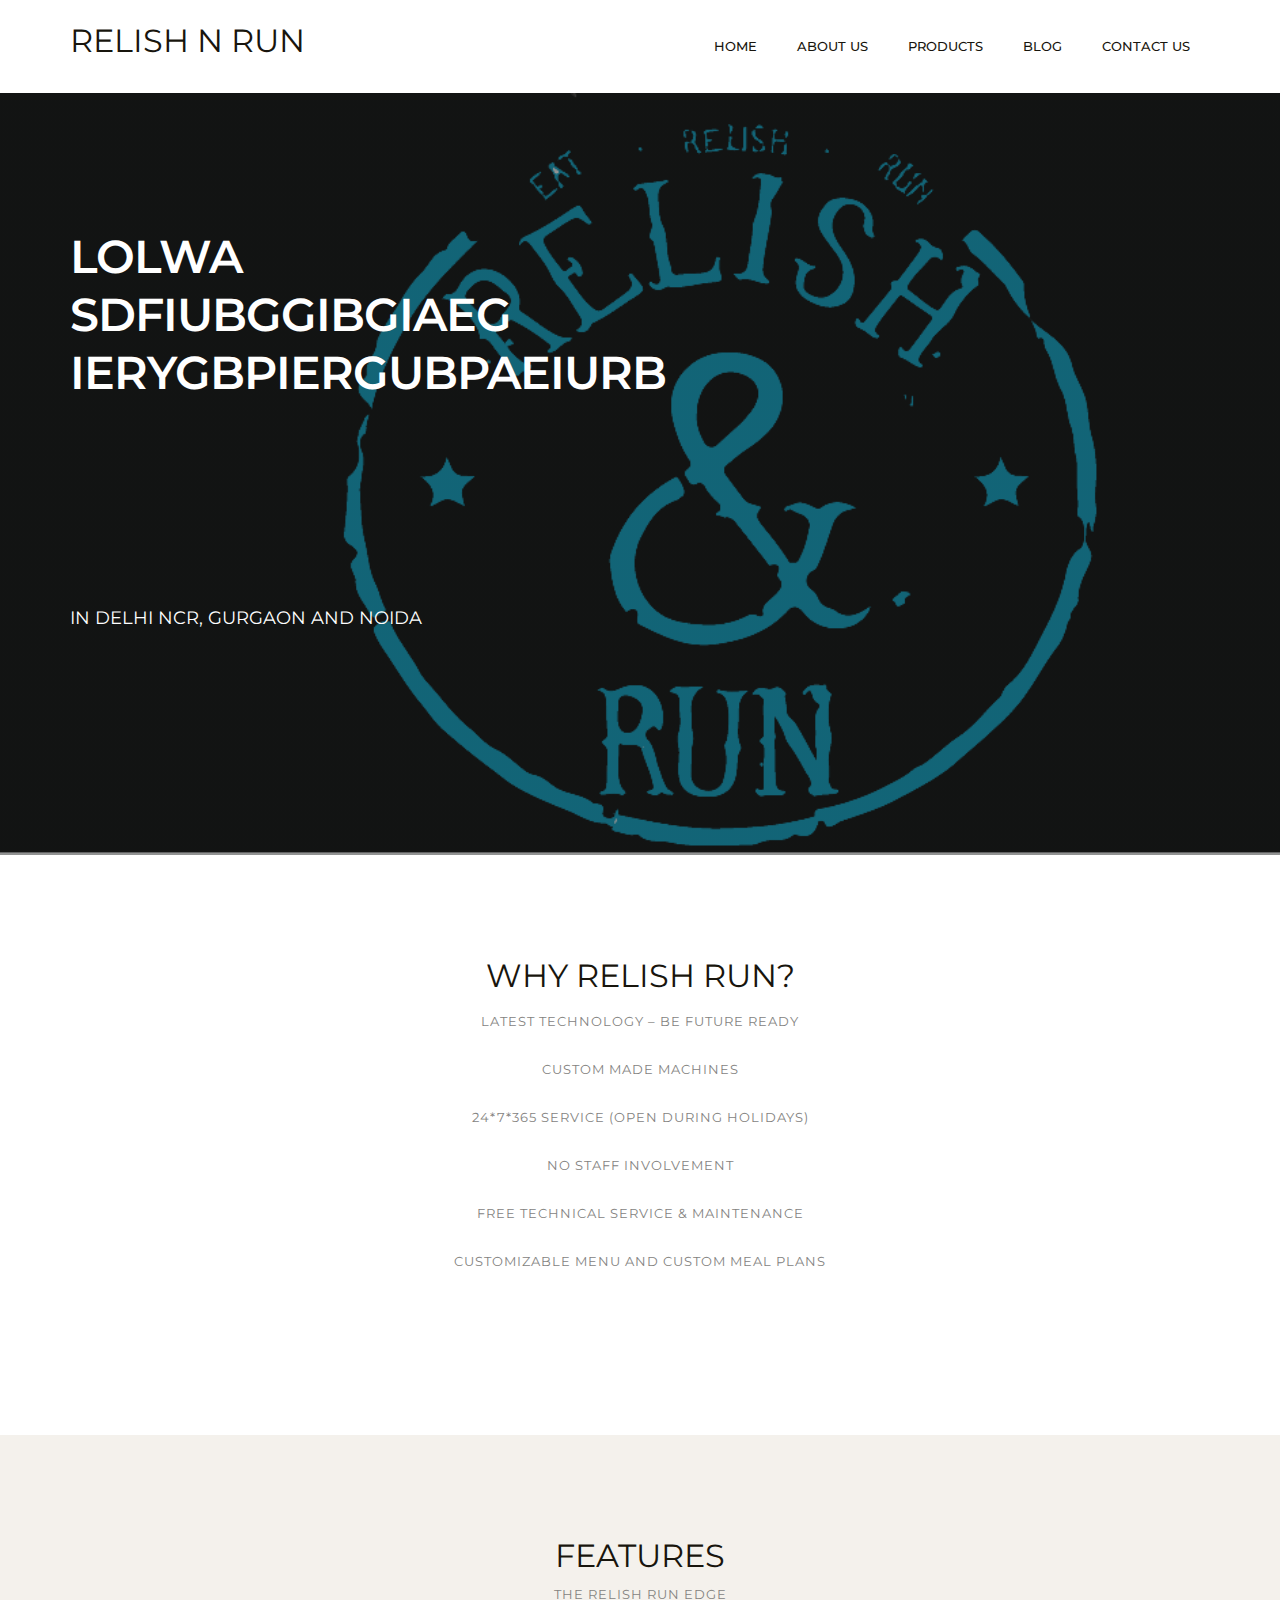
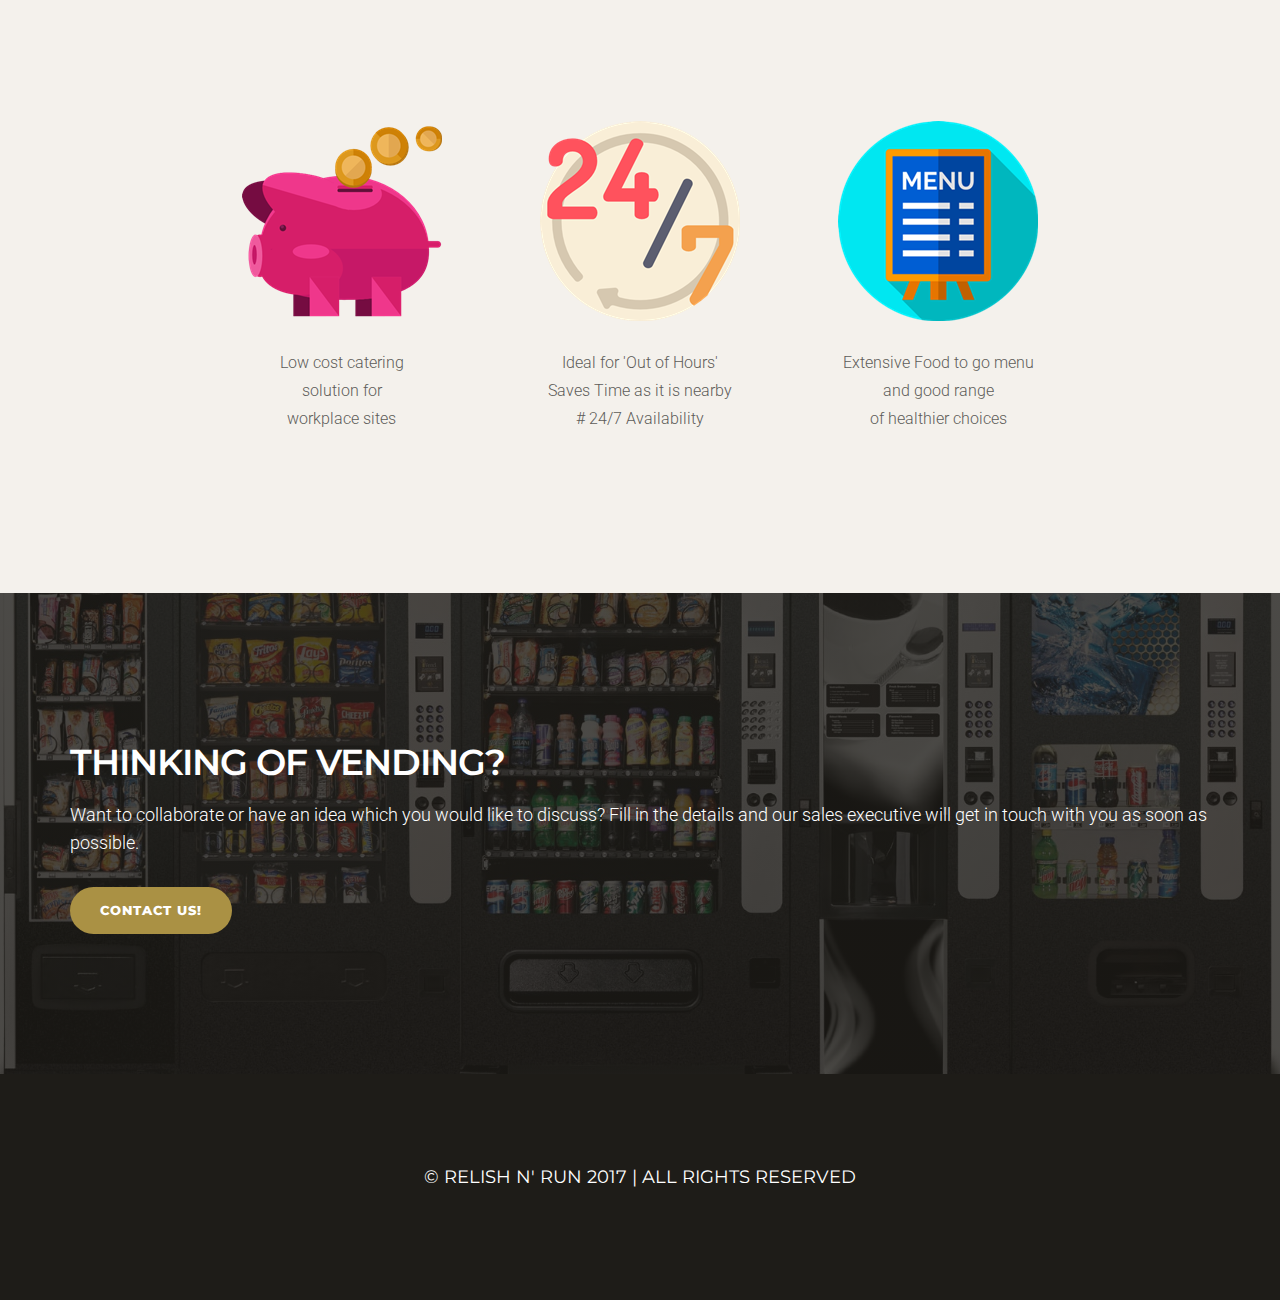
<file: index.html>
<!DOCTYPE html>
<html lang="en">

<head>
    <meta charset="utf-8">
    <meta http-equiv="X-UA-Compatible" content="IE=edge">
    <meta name="viewport" content="width=device-width, initial-scale=1">
    <!-- The above 3 meta tags *must* come first in the head; any other head content must come *after* these tags -->
     <title>Relish N' Run</title>
    <!-- Bootstrap -->
    <link href="css/bootstrap.min.css" rel="stylesheet">
    <!-- Google Fonts -->
    <link href="https://fonts.googleapis.com/css?family=Roboto:300,300i,400,400i,500,500i,700,700i%7cMontserrat:300,300i,400,400i,500,500i,600,600i,700,700i" rel="stylesheet">
    <!-- Font Awesome -->
    <link href="css/font-awesome.min.css" rel="stylesheet">
    <!-- Style -->
    <link href="css/style.css" rel="stylesheet">
    
    
   
    <!-- HTML5 shim and Respond.js for IE8 support of HTML5 elements and media queries -->
    <!-- WARNING: Respond.js doesn't work if you view the page via file:// -->
    <!--[if lt IE 9]>
    <script src="https://oss.maxcdn.com/html5shiv/3.7.3/html5shiv.min.js "></script>
    <script src="https://oss.maxcdn.com/respond/1.4.2/respond.min.js "></script>
<![endif]-->
</head>

<body>
    <div class="header">
        <div class="container">
            <div class="row">
                <div class="col-lg-4 col-md-4 col-sm-12 col-xs-12">
                    <a href="index.html"><h1>RELISH N RUN</h1></a>
                </div>
                <div class="col-lg-8 col-md-4 col-sm-12 col-xs-12">
                    <div class="navigation">
                        <div id="navigation">
                            <ul>
                                <li class="active"><a href="index.html" title="Home">Home</a></li>
                                <li><a href="aboutus.html" title="About Us">About Us</a> </li>
                                <li><a href="product.html" title="Contact Us">Products</a> </li>
                                <li><a href="http://google.com" title="Contact Us">Blog</a> </li>
                                 <li><a href="contact.html" title="Contact Us">Contact Us</a> </li>
                               
                            </ul>
                        </div>
                    </div>
                </div>
            </div>
        </div>
    </div>
    <div class="hero-section">
        <div class="container">
            <div class="row">
                <div class="col-lg-6 col-md-6 col-sm-6 col-xs-12">
                    <h1 class="hero-title" style="font-size: 20vm">Lolwa sdfiubggibgiaeg ierygbpiergubpaeiurb</h1></br>
                    <h1 class="hero-title" style="font-size: 20vm"><span class="slideText2"></span></h1>
                    </br></br></br></br>
                   <h2 class="hero-text" style="font-size: 20vm"><span class="slideText1"></span></h2>
                    </br></br>
                </div>
            </div>
        </div>
    </div>
    <div class="space-medium">
        <div class="container">
            <div class="row">
                <div class="col-md-offset-2 col-md-8">
                    <div class="mb60 text-center section-title">
                        <!-- section title start-->
                        <h1>Why Relish Run?</h1>
                        <h3 class="small-title">Latest Technology – Be Future Ready</h3>
                        <h3 class="small-title">Custom made Machines</h3>
                        <h3 class="small-title">24*7*365 Service (Open during Holidays)</h3>
                        <h3 class="small-title">No Staff Involvement</h3>
                        <h3 class="small-title">Free Technical Service & Maintenance</h3>
                        <h3 class="small-title">Customizable Menu and Custom Meal Plans</h3>
                    </div>
                    <!-- /.section title start-->
                </div>
            </div>
        </div>
    </div>
    <div class="space-medium bg-default">
        <div class="container">
            <div class="row">
                <div class="col-lg-offset-2 col-lg-8 col-md-offset-2 col-md-8 col-sm-12 col-xs-12">
                    <div class="section-title mb60 text-center">
                        <!-- section title start-->
                        <h1>features</h1>
                        <h5 class="small-title">the relish run edge</h5>
                    </div>
                    <!-- /.section title start-->
                </div>
            </div>
            <div class="col-lg-12 col-md-12 col-sm-12 col-xs-12 ">
                    <div class="col-lg-10 col-lg-offset-1 col-md-10 col-md-offset-1 col-sm-10 col-sm-offset-1 col-xs-12 text-center content">
                        <div class="col-lg-4 col-md-4 col-sm-12 col-xs-12 feature">
                            <div class="col-lg-12 col-md-12 col-sm-12 col-xs-12">
                                <div class="border">
                                    <div class="back">
                                        <img class="img" src="images/piggy-bank.png">
                                    </div>
                                </div>
                            </div>
                            <div class="col-lg-12 col-md-12 col-sm-12 col-xs-12">
    <!--                            <p class="head">Premium</p>--></br>
                                <p class="desc">Low cost catering <br>solution for<br> workplace sites</p>
                            </div>
                        </div>
                        <div class="col-lg-4 col-md-4 col-sm-12 col-xs-12 feature">
                            <div class="col-lg-12 col-md-12 col-sm-12 col-xs-12">
                                <div class="border">
                                    <div class="back">
                                        <img class="img" src="images/24-hours.png" alt="support">
                                    </div>
                                </div>
                            </div>
                            <div class="col-lg-12 col-md-12 col-sm-12 col-xs-12">
    <!--                            <p class="head">Premium</p>--></br>
                                <p class="desc">Ideal for &#39;Out of Hours&#39;<br>Saves Time as it is nearby <br># 24/7 Availability</p>
                            </div>
                        </div>
                        <div class="col-lg-4 col-md-4 col-sm-12 col-xs-12 feature">
                            <div class="col-lg-12 col-md-12 col-sm-12 col-xs-12">
                                <div class="border">
                                    <div class="back">
                                        <img class="img" src="images/menu.png" alt="food">
                                    </div>
                                </div>
                            </div>
                            <div class="col-lg-12 col-md-12 col-sm-12 col-xs-12">
    <!--                            <p class="head">Premium</p>--></br>
                                <p class="desc">Extensive Food to go menu <br>and good range<br> of healthier choices</p>
                            </div>
                        </div>
                    </div>
                </div>
           
        </div>
    </div>
    <div class="cta-section">
        <div class="container">
            <div class="row">
                <div class="col-md-12">
                    <h1 class="cta-title">Thinking of Vending?</h1>
                    <p class="cta-text">Want to collaborate or have an idea which you would like to discuss? 
Fill in the details and our sales executive will get in touch with you as soon as possible.</p>
                    <a href="contact.html" class="btn btn-default" target="_blank">Contact Us!</a> </div>
            </div>
        </div>
    </div>
   
    <div class="footer">
        <!-- footer-->
        <div class="container">
           
                <!-- footer block -->
               
                <div class="tiny-footer">
                    <!-- tiny footer block -->
                    <div class="row">
                        <div class="col-lg-12 col-md-12 col-sm-12 col-xs-12">
                            <div class="copyright-content">
                                <h4 class="hero-text">© Relish N' Run 2017 | all rights reserved</h4>
                            </div>
                        </div>
                    </div>
                </div>
                <!-- /.tiny footer block -->
        
            <!-- /.footer block -->
        </div>
    </div>
    <!-- /.footer-->
    <!-- jQuery (necessary for Bootstrap's JavaScript plugins) -->
    <script src="js/jquery.min.js"></script>
    <!-- Include all compiled plugins (below), or include individual files as needed -->
    <script src="js/bootstrap.min.js"></script>
    <script src="js/menumaker.js"></script>
    <!-- sticky header -->
    <script src="js/jquery.sticky.js"></script>
    <script src="js/sticky-header.js"></script>
    <script src="http://code.jquery.com/jquery-1.10.1.min.js"></script>
    <script src="jquery.slide-text-left.js"></script>
    <script type="text/javascript">
        $(function() {
            $(".slideText").slideTextLeft(
                { words: ["Snack Vending Machines", "your 24/7 snack vendor", "MAKE YOUR ORGANISATION", "SUITABLE FOR ANY"], delay: 3000 }
                //{ words: "business" }
                //"business"
                //["ideas", "business", "passion"], 100
            );
        });
    </script>
    <script type="text/javascript">
        $(function() {
            $(".slideText1").slideTextLeft(
                { words: ["In Delhi NCR, Gurgaon and Noida", "Accessible and available round the clock", "Self Reliant, Efficient, Automatic", "Workplace, College, Hospital, Malls … "], delay: 3000 }
                //{ words: "business" }
                //"business"
                //["ideas", "business", "passion"], 100
            );
        });
    </script>
    <script type="text/javascript">
        $(function() {
            $(".slideText2").slideTextLeft(
                { words: ["", "", " A SMART ONE", "ORGANISATION"], delay: 3000 }
                //{ words: "business" }
                //"business"
                //["ideas", "business", "passion"], 100
            );
        });
    </script>
</body>

</html>
</file>
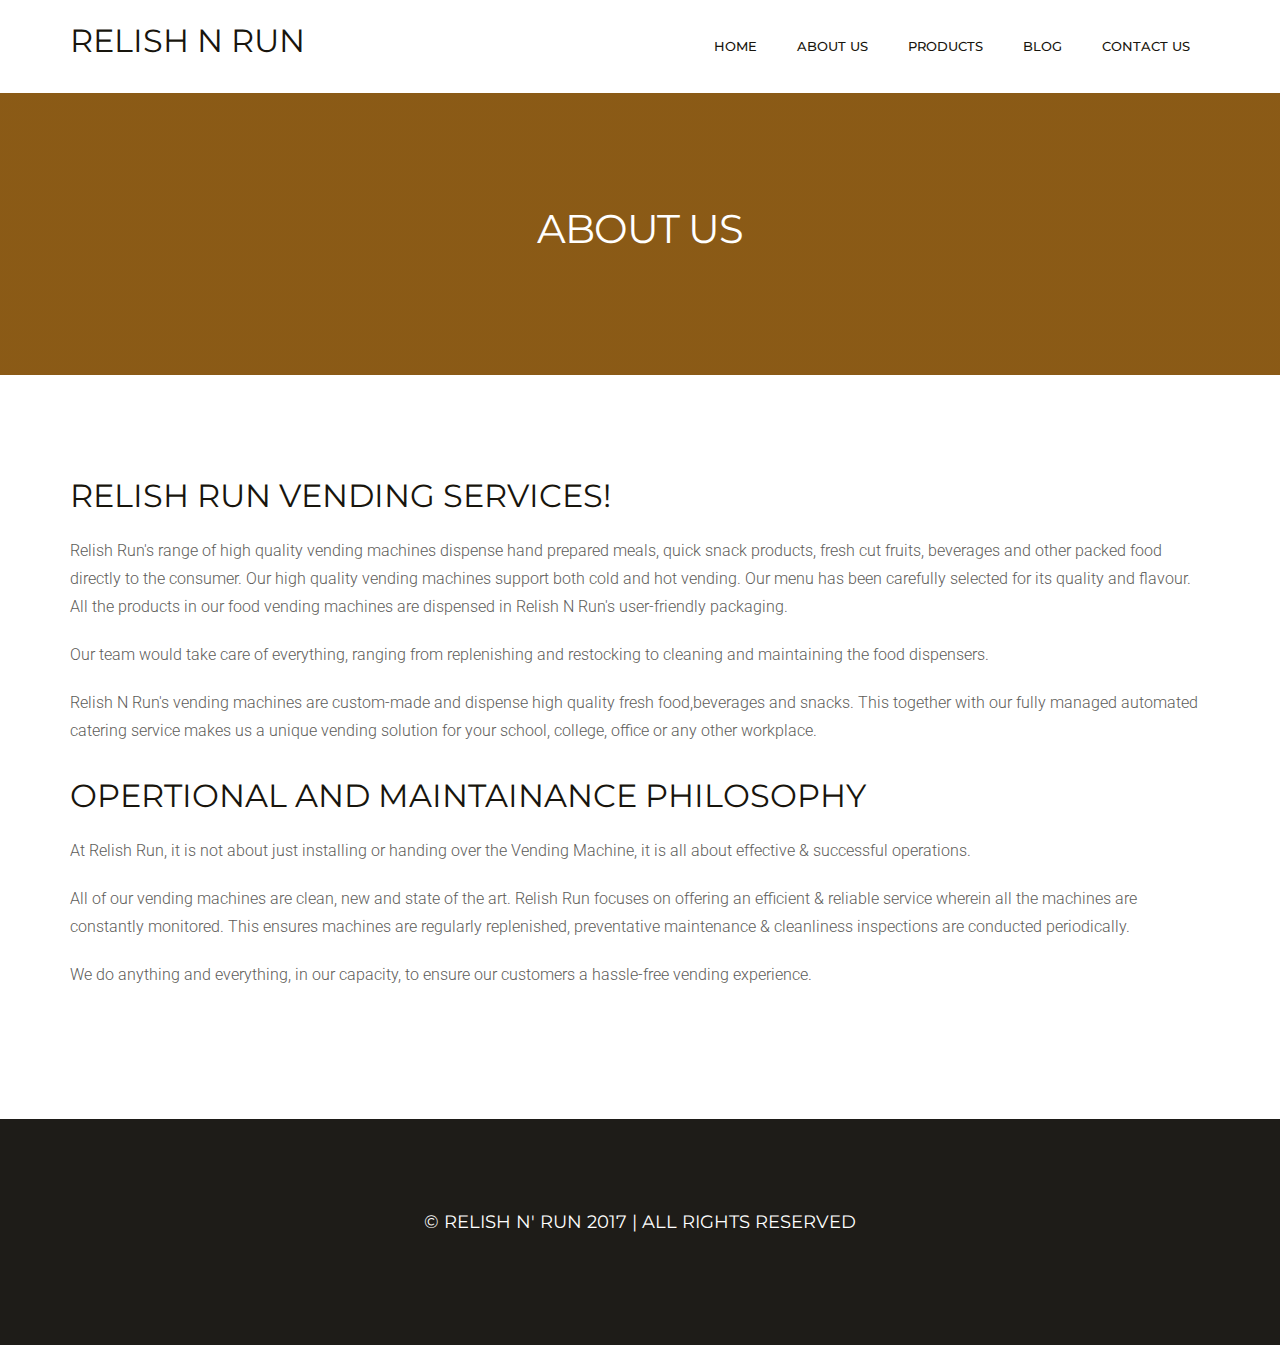
<file: aboutus.html>
<!DOCTYPE html>
<html lang="en">

<head>
    <meta charset="utf-8">
    <meta http-equiv="X-UA-Compatible" content="IE=edge">
    <meta name="viewport" content="width=device-width, initial-scale=1">
    <title>Relish N' Run</title>
    <!-- Bootstrap -->
    <link href="css/bootstrap.min.css" rel="stylesheet">
    <!-- Google Fonts -->
    <link href="https://fonts.googleapis.com/css?family=Roboto:300,300i,400,400i,500,500i,700,700i%7cMontserrat:300,300i,400,400i,500,500i,600,600i,700,700i" rel="stylesheet">
    <!-- Font Awesome -->
    <link href="css/font-awesome.min.css" rel="stylesheet">
    <!-- Style -->
    <link href="css/style.css" rel="stylesheet">
    <!-- HTML5 shim and Respond.js for IE8 support of HTML5 elements and media queries -->
    <!-- WARNING: Respond.js doesn't work if you view the page via file:// -->
    <!--[if lt IE 9]>
      <script src="https://oss.maxcdn.com/html5shiv/3.7.3/html5shiv.min.js"></script>
      <script src="https://oss.maxcdn.com/respond/1.4.2/respond.min.js"></script>
    <![endif]-->
</head>

<body>
     <div class="header">
        <div class="container">
            <div class="row">
                <div class="col-lg-4 col-md-4 col-sm-12 col-xs-12">
                    <a href="index.html"><h1>RELISH N RUN</h1></a>
                </div>
                <div class="col-lg-8 col-md-4 col-sm-12 col-xs-12">
                    <div class="navigation">
                        <div id="navigation">
                            <ul>
                                <li class="active"><a href="index.html" title="Home">Home</a></li>
                                <li><a href="aboutus.html" title="About Us">About Us</a> </li>
                                <li><a href="product.html" title="Contact Us">Products</a> </li>
                                <li><a href="http://google.com" title="Contact Us">Blog</a> </li>
                                 <li><a href="contact.html" title="Contact Us">Contact Us</a> </li>
                                
                            </ul>
                        </div>
                    </div>
                </div>
            </div>
        </div>
    </div>
    <div class="page-header">
        <div class="container">
            <div class="row">
                <div class="col-lg-12 col-md-12 col-sm-12 col-xs-12">
                    <div class="page-caption">
                        <h2 class="page-title">About Us</h2>
                    </div>
                </div>
            </div>
        </div>
    </div>
    <div class="space-medium">
        <div class="container">
            <div class="row">
                              
                <div class="col-lg-12 col-md-12 col-sm-12 col-xs-12">
                    <div class="mb30">
                        <h1 class="mb20">Relish Run Vending Services!</h1>
                        <p>Relish Run's range of high quality vending machines dispense hand prepared meals, quick snack products, fresh cut fruits, beverages and other packed food directly to the consumer. Our high quality vending machines support both cold and hot vending. Our menu has been carefully selected for its quality and flavour. All the products in our food vending machines are dispensed in Relish N Run's user-friendly packaging. </p>
                        <p>Our team would take care of everything, ranging from replenishing and restocking to cleaning and maintaining the food dispensers.</p>
                        <p>Relish N Run's vending machines are custom-made and dispense high quality fresh food,beverages and snacks. This together with our fully managed automated catering service makes us a unique vending solution for your school, college, office or any other workplace.</p>
                    </div>
                    <div class="mb30">
                        <h1 class="mb20">Opertional and Maintainance Philosophy</h1>
                        <p>At Relish Run, it is not about just installing or handing over the Vending Machine, it is all about effective & successful operations.</p>
                        <p>All of our vending machines are clean, new and state of the art. Relish Run focuses on offering an efficient & reliable service wherein all the machines are constantly monitored. This ensures machines are regularly replenished, preventative maintenance & cleanliness inspections are conducted periodically.   </p>
                        <p>We do anything and everything, in our capacity, to ensure our customers a hassle-free vending experience.</p>
                    </div>
                </div>
                
               
            </div>
        </div>
    </div>
<div class="footer">
        <!-- footer-->
        <div class="container">
           
                <!-- footer block -->
               
                <div class="tiny-footer">
                    <!-- tiny footer block -->
                    <div class="row">
                        <div class="col-lg-12 col-md-12 col-sm-12 col-xs-12">
                            <div class="copyright-content">
                                <h4 class="hero-text">© Relish N' Run 2017 | all rights reserved</h4>
                            </div>
                        </div>
                    </div>
                </div>
                <!-- /.tiny footer block -->
        
            <!-- /.footer block -->
        </div>
    </div>
    <!-- /.footer-->
     <!-- jQuery (necessary for Bootstrap's JavaScript plugins) -->
    <script src="js/jquery.min.js"></script>
    <!-- Include all compiled plugins (below), or include individual files as needed -->
    <script src="js/bootstrap.min.js"></script>
    <script src="js/menumaker.js"></script>
    <script src="js/jquery.sticky.js"></script>
    <script src="js/sticky-header.js"></script>
</body>

</html>
</file>
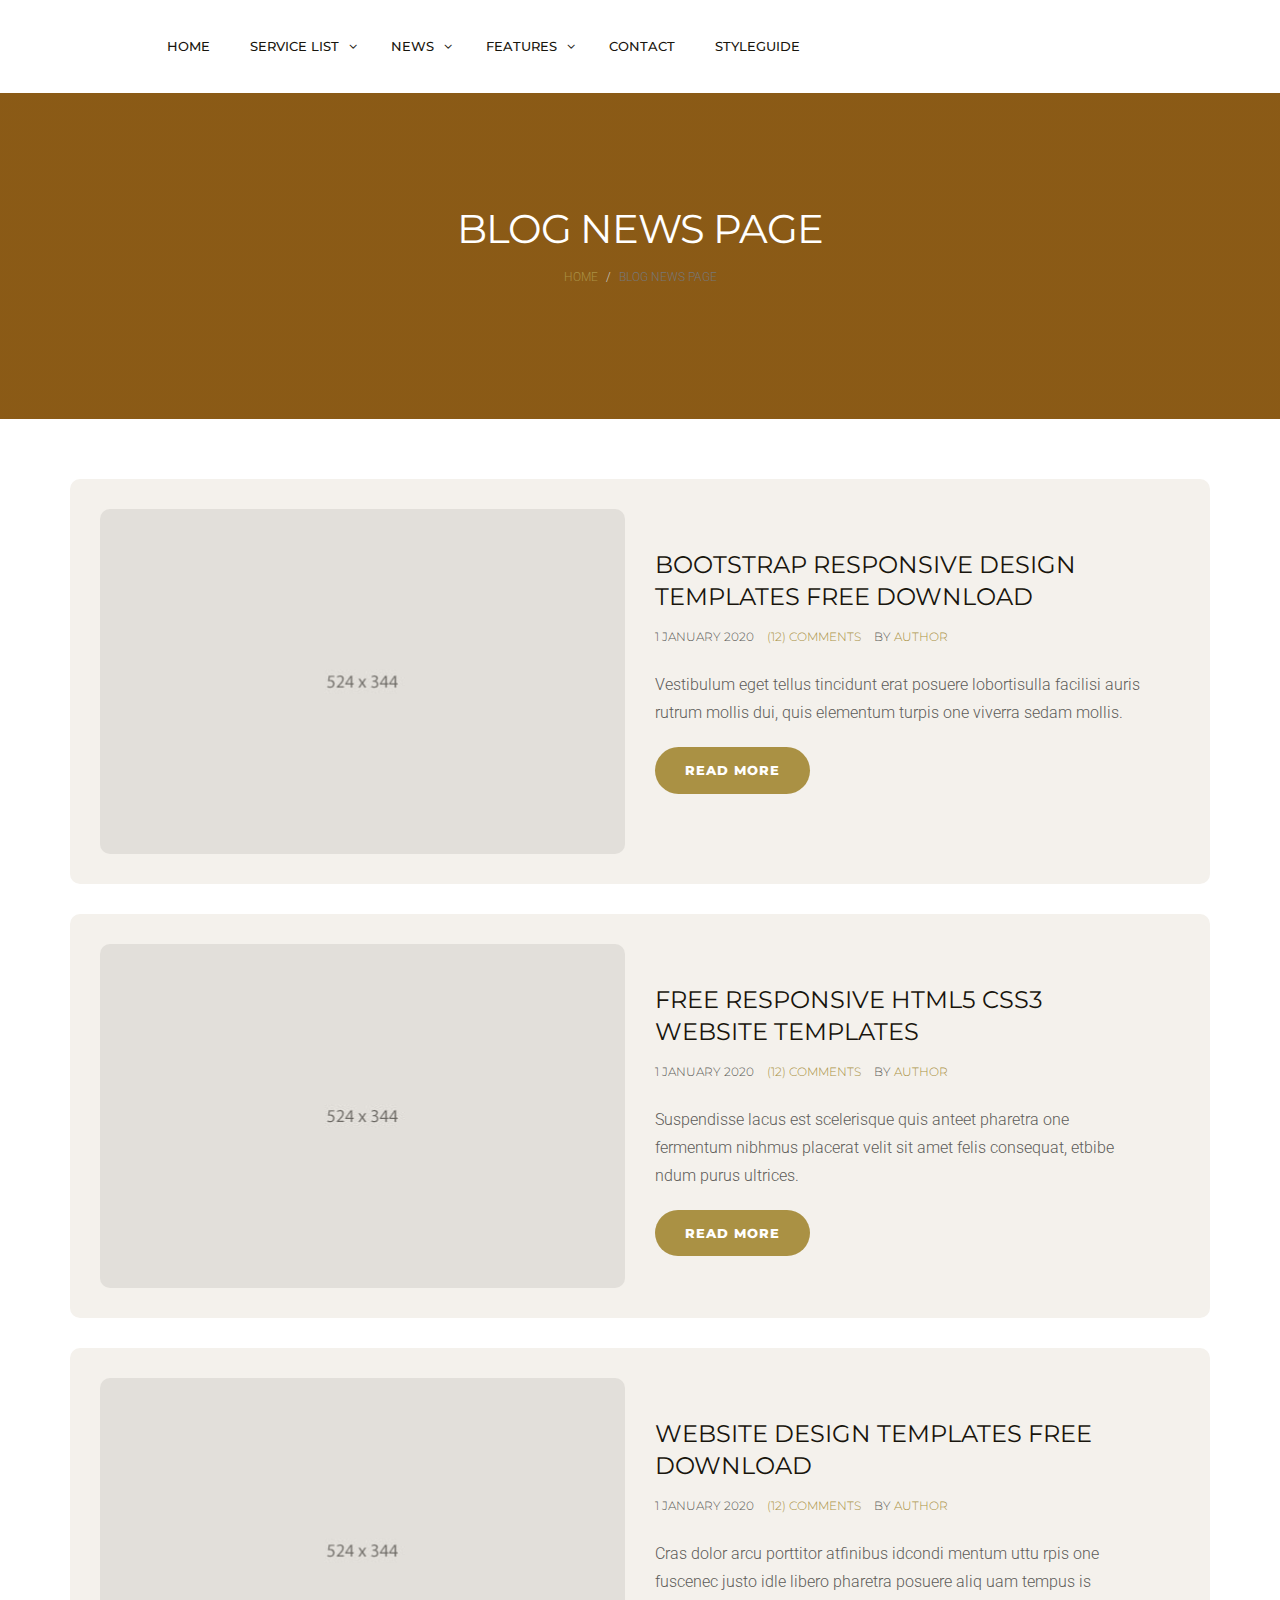
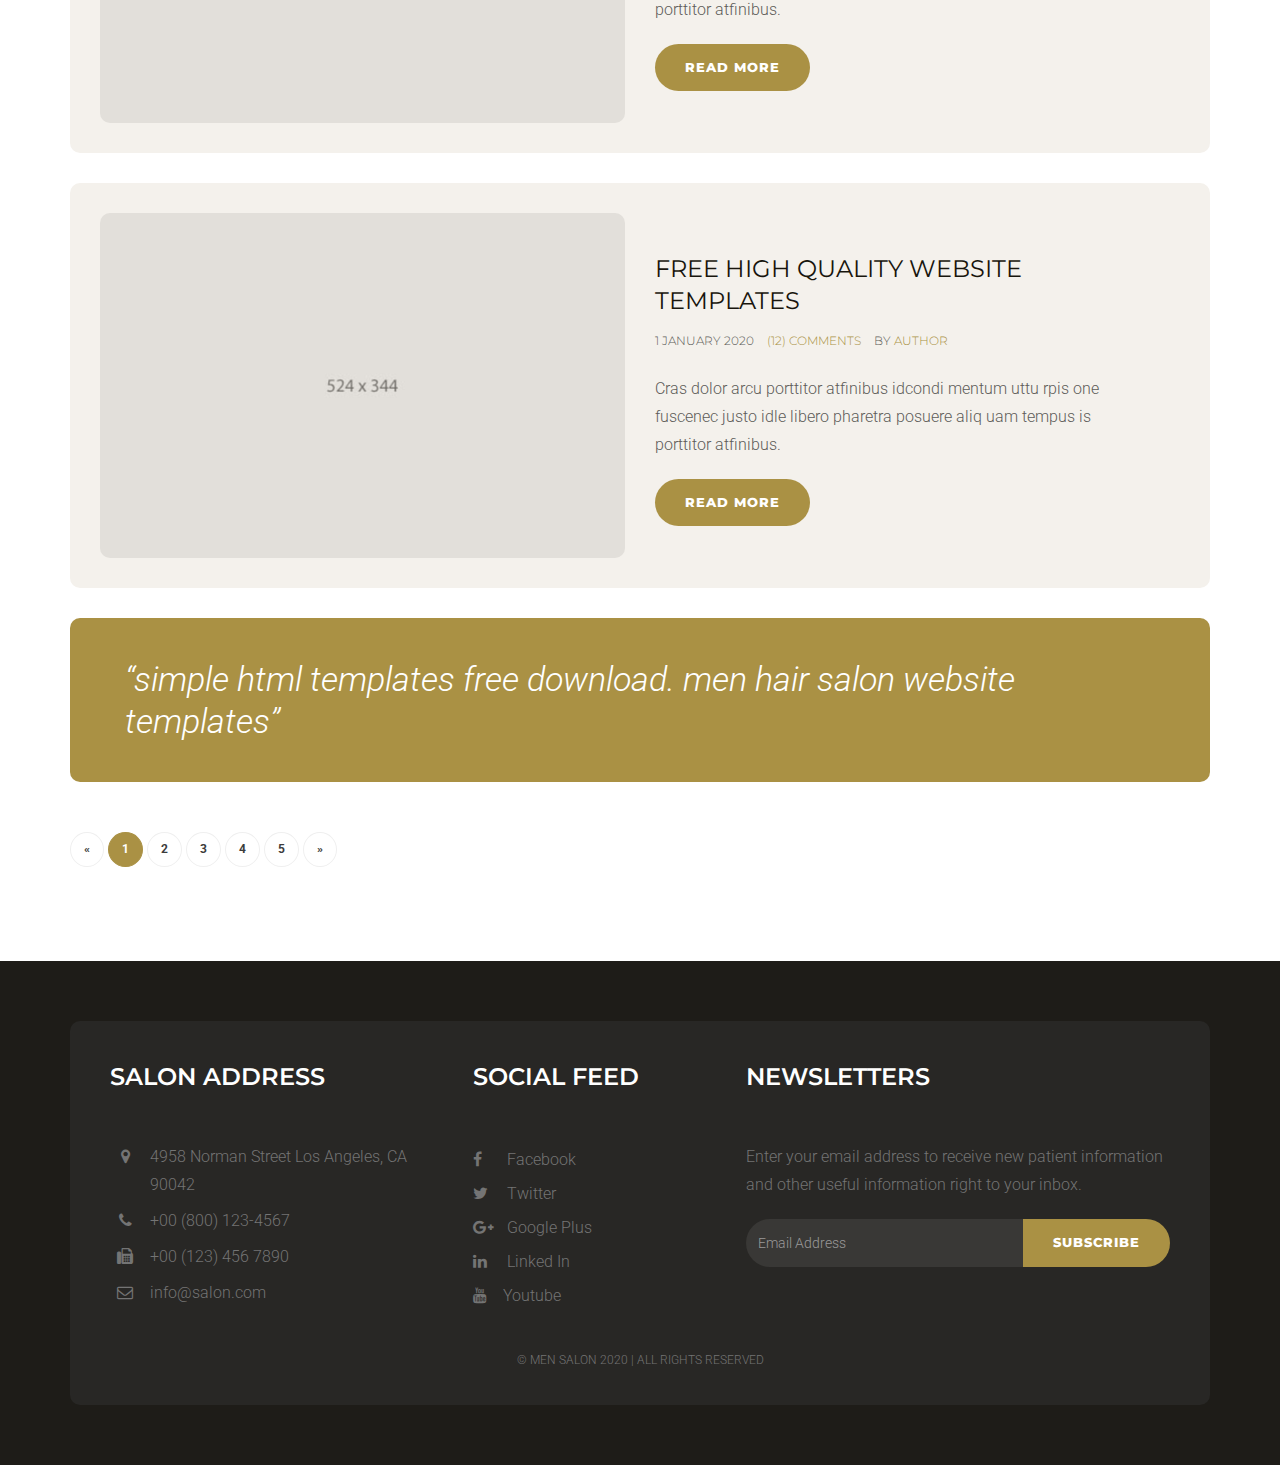
<file: blog-default.html>
<!DOCTYPE html>
<html lang="en">

<head>
    <meta charset="utf-8">
    <meta http-equiv="X-UA-Compatible" content="IE=edge">
    <meta name="viewport" content="width=device-width, initial-scale=1">
    <!-- The above 3 meta tags *must* come first in the head; any other head content must come *after* these tags -->
    <meta name="description" content="Hair salon templates for mens hair cut service provider.">
    <meta name="keywords" content="hair salon website templates free download, html5 template, free responsive website templates, website layout,html5 website templates, template for website design, beauty HTML5 templates, cosmetics website templates free download">
    <title>Men Salon | Hair Salon Website Templates Free Download</title>
    <!-- Bootstrap -->
    <link href="css/bootstrap.min.css" rel="stylesheet">
    <!-- Google Fonts -->
    <link href="https://fonts.googleapis.com/css?family=Roboto:300,300i,400,400i,500,500i,700,700i%7cMontserrat:300,300i,400,400i,500,500i,600,600i,700,700i" rel="stylesheet">
    <!-- Font Awesome -->
    <link href="css/font-awesome.min.css" rel="stylesheet">
    <!-- Style -->
    <link href="css/style.css" rel="stylesheet">
    <!-- HTML5 shim and Respond.js for IE8 support of HTML5 elements and media queries -->
    <!-- WARNING: Respond.js doesn't work if you view the page via file:// -->
    <!--[if lt IE 9]>
      <script src="https://oss.maxcdn.com/html5shiv/3.7.3/html5shiv.min.js"></script>
      <script src="https://oss.maxcdn.com/respond/1.4.2/respond.min.js"></script>
    <![endif]-->
</head>

<body>
    <div class="header">
        <div class="container">
            <div class="row">
                
                <div class="col-lg-8 col-md-4 col-sm-12 col-xs-12">
                    <div class="navigation">
                        <div id="navigation">
                            <ul>
                                <li class="active"><a href="index.html" title="Home">Home</a></li>
                                <li class="has-sub"><a href="service-list.html" title="Service List">Service List</a>
                                    <ul>
                                        <li><a href="service-list.html" title="Service List">Service List</a></li>
                                        <li><a href="service-detail.html" title="Service Detail">Service Detail</a></li>
                                    </ul>
                                </li>
                                <li class="has-sub"><a href="blog-default.html" title="Blog ">News</a>
                                    <ul>
                                        <li><a href="blog-default.html" title="Blog">Blog Default</a></li>
                                        <li><a href="blog-single.html" title="Blog Single ">Blog Single</a></li>
                                    </ul>
                                </li>
                                <li><a href="#" title="Features">Features</a>
                                    <ul>
                                        <li><a href="testimonial.html" title="Service List">Testimonial</a></li>
                                        <li><a href="styleguide.html" title="Service Detail">Style Guide</a></li>
                                    </ul>
                                </li>
                                <li><a href="contact.html" title="Contact Us">Contact</a> </li>
                                <li><a href="styleguide.html" title="Styleguide">styleguide</a> </li>
                            </ul>
                        </div>
                    </div>
                </div>
            </div>
        </div>
    </div>
    <div class="page-header">
        <div class="container">
            <div class="row">
                <div class="col-lg-12 col-md-12 col-sm-12 col-xs-12">
                    <div class="page-caption">
                        <h2 class="page-title">Blog News Page</h2>
                        <div class="page-breadcrumb">
                            <ol class="breadcrumb">
                                <li><a href="index.html">Home</a></li>
                                <li class="active">Blog News Page</li>
                            </ol>
                        </div>
                    </div>
                </div>
            </div>
        </div>
    </div>
    <div class="content">
        <div class="container">
            <div class="row">
                <div class="col-lg-12 col-md-12 col-sm-12 col-xs-12">
                    <div class="post-block">
                        <div class="row ">
                            <!-- post block -->
                            <div class="col-md-6">
                                <div class="post-img">
                                    <a href="#"><img src="images/post-img.jpg" alt="" class="img-responsive"></a>
                                </div>
                            </div>
                            <div class="col-md-6">
                                <div class="post-content">
                                    <h2><a href="#" class="title" target="_blank">bootstrap responsive design  templates free download</a></h2>
                                    <p class="meta"> <span class="meta-date"> 1 January 2020</span> <span class="meta-comment"><a href="# ">(12) Comments</a></span> <span class="meta-author">By <a href="#">Author</a></span></p>
                                    <p>Vestibulum eget tellus tincidunt erat posuere lobortisulla facilisi auris rutrum mollis dui, quis elementum turpis one viverra sedam mollis.</p>
                                    <a href="#" class="btn btn-default">Read More</a> </div>
                            </div>
                        </div>
                        <!-- /.post block -->
                    </div>
                </div>
                <div class="col-lg-12 col-md-12 col-sm-12 col-xs-12">
                    <div class="post-block">
                        <div class="row ">
                            <!-- post block -->
                            <div class="col-md-6">
                                <div class="post-img">
                                    <a href="#"><img src="images/post-img-1.jpg" alt="" class="img-responsive"></a>
                                </div>
                            </div>
                            <div class="col-md-6">
                                <div class="post-content">
                                    <h2><a href="#" class="title" target="_blank"> Free Responsive HTML5 CSS3 Website Templates</a></h2>
                                    <p class="meta"> <span class="meta-date"> 1 January 2020</span> <span class="meta-comment"><a href="# ">(12) Comments</a></span> <span class="meta-author">By <a href="#">Author</a></span></p>
                                    <p>Suspendisse lacus est scelerisque quis anteet pharetra one fermentum nibhmus placerat velit sit amet felis consequat, etbibe ndum purus ultrices.</p>
                                    <a href="#" class="btn btn-default">Read More</a> </div>
                            </div>
                        </div>
                        <!-- /.post block -->
                    </div>
                </div>
                <div class="col-lg-12 col-md-12 col-sm-12 col-xs-12">
                    <div class="post-block">
                        <div class="row ">
                            <!-- post block -->
                            <div class="col-md-6">
                                <div class="post-img">
                                    <a href="#"><img src="images/post-img-2.jpg" alt="" class="img-responsive"></a>
                                </div>
                            </div>
                            <div class="col-md-6">
                                <div class="post-content">
                                    <h2><a href="#" class="title" target="_blank"> website design templates free download</a></h2>
                                    <p class="meta"> <span class="meta-date"> 1 January 2020</span> <span class="meta-comment"><a href="# ">(12) Comments</a></span> <span class="meta-author">By <a href="#">Author</a></span></p>
                                    <p>Cras dolor arcu porttitor atfinibus idcondi mentum uttu rpis one fuscenec justo idle libero pharetra posuere aliq uam tempus is porttitor atfinibus.</p>
                                    <a href="#" class="btn btn-default">Read More</a> </div>
                            </div>
                        </div>
                        <!-- /.post block -->
                    </div>
                </div>
                <div class="col-lg-12 col-md-12 col-sm-12 col-xs-12">
                    <div class="post-block">
                        <div class="row ">
                            <!-- post block -->
                            <div class="col-md-6">
                                <div class="post-img">
                                    <a href="#"><img src="images/post-img.jpg" alt="" class="img-responsive"></a>
                                </div>
                            </div>
                            <div class="col-md-6">
                                <div class="post-content">
                                    <h2><a href="#" class="title" target="_blank"> Free High Quality Website Templates</a></h2>
                                    <p class="meta"> <span class="meta-date"> 1 January 2020</span> <span class="meta-comment"><a href="# ">(12) Comments</a></span> <span class="meta-author">By <a href="#">Author</a></span></p>
                                    <p>Cras dolor arcu porttitor atfinibus idcondi mentum uttu rpis one fuscenec justo idle libero pharetra posuere aliq uam tempus is porttitor atfinibus.</p>
                                    <a href="#" class="btn btn-default">Read More</a> </div>
                            </div>
                        </div>
                        <!-- /.post block -->
                    </div>
                </div>
                <div class="col-lg-12 col-md-12 col-sm-12 col-xs-12">
                    <div class="post-block post-quote">
                        <div class="row ">
                            <!-- post block -->
                            <div class="col-md-12">
                                <div class="quote-content">
                                    <blockquote>“simple html templates free download. men hair salon website templates”</blockquote>
                                </div>
                            </div>
                            <!-- /.post block -->
                        </div>
                    </div>
                </div>
                <div class="col-lg-12 col-md-12 col-sm-12 col-xs-12">
                    <div class="st-pagination">
                        <ul class="pagination">
                            <li>
                                <a href="#" aria-label="Previous">
                                    <span aria-hidden="true">&laquo;</span>
                                </a>
                            </li>
                            <li class="active"><a href="#">1</a></li>
                            <li><a href="#">2</a></li>
                            <li><a href="#">3</a></li>
                            <li><a href="#">4</a></li>
                            <li><a href="#">5</a></li>
                            <li>
                                <a href="#" aria-label="Next">
                                    <span aria-hidden="true">&raquo;</span>
                                </a>
                            </li>
                        </ul>
                    </div>
                </div>
            </div>
        </div>
    </div>
   <div class="footer">
        <!-- footer-->
        <div class="container">
            <div class="footer-block">
                <!-- footer block -->
                <div class="row">
                    <div class="col-lg-4 col-md-4 col-sm-6 col-xs-12">
                        <div class="footer-widget">
                            <h2 class="widget-title">Salon Address</h2>
                            <ul class="listnone contact">
                                <li><i class="fa fa-map-marker"></i> 4958 Norman Street Los Angeles, CA 90042 </li>
                                <li><i class="fa fa-phone"></i> +00 (800) 123-4567</li>
                                <li><i class="fa fa-fax"></i> +00 (123) 456 7890</li>
                                <li><i class="fa fa-envelope-o"></i> info@salon.com</li>
                            </ul>
                        </div>
                    </div>
                    <div class="col-lg-3 col-md-3 col-sm-6 col-xs-12">
                        <div class="footer-widget footer-social">
                            <!-- social block -->
                            <h2 class="widget-title">Social Feed</h2>
                            <ul class="listnone">
                                <li>
                                    <a href="#"> <i class="fa fa-facebook"></i> Facebook </a>
                                </li>
                                <li><a href="#"><i class="fa fa-twitter"></i> Twitter</a></li>
                                <li><a href="#"><i class="fa fa-google-plus"></i> Google Plus</a></li>
                                <li><a href="#"><i class="fa fa-linkedin"></i> Linked In</a></li>
                                <li>
                                    <a href="#"> <i class="fa fa-youtube"></i>Youtube</a>
                                </li>
                            </ul>
                        </div>
                        <!-- /.social block -->
                    </div>
                    <div class="col-lg-5 col-md-5 col-sm-12 col-xs-12">
                        <div class="footer-widget widget-newsletter">
                            <!-- newsletter block -->
                            <h2 class="widget-title">Newsletters</h2>
                            <p>Enter your email address to receive new patient information and other useful information right to your inbox.</p>
                            <div class="input-group">
                                <input type="text" class="form-control" placeholder="Email Address">
                                <span class="input-group-btn">
                            <button class="btn btn-default" type="button">Subscribe</button>
                            </span>
                            </div>
                            <!-- /input-group -->
                        </div>
                        <!-- newsletter block -->
                    </div>
                </div>
                <div class="tiny-footer">
                    <!-- tiny footer block -->
                    <div class="row">
                        <div class="col-lg-12 col-md-12 col-sm-12 col-xs-12">
                            <div class="copyright-content">
                                <p>© Men Salon 2020 | all rights reserved</p>
                            </div>
                        </div>
                    </div>
                </div>
                <!-- /.tiny footer block -->
            </div>
            <!-- /.footer block -->
        </div>
    </div>
    <!-- /.footer-->
    <!-- jQuery (necessary for Bootstrap's JavaScript plugins) -->
    <script src="js/jquery.min.js"></script>
    <!-- Include all compiled plugins (below), or include individual files as needed -->
    <script src="js/bootstrap.min.js"></script>
    <script src="js/menumaker.js"></script>
    <script src="js/jquery.sticky.js"></script>
    <script src="js/sticky-header.js"></script>
</body>

</html>
</file>
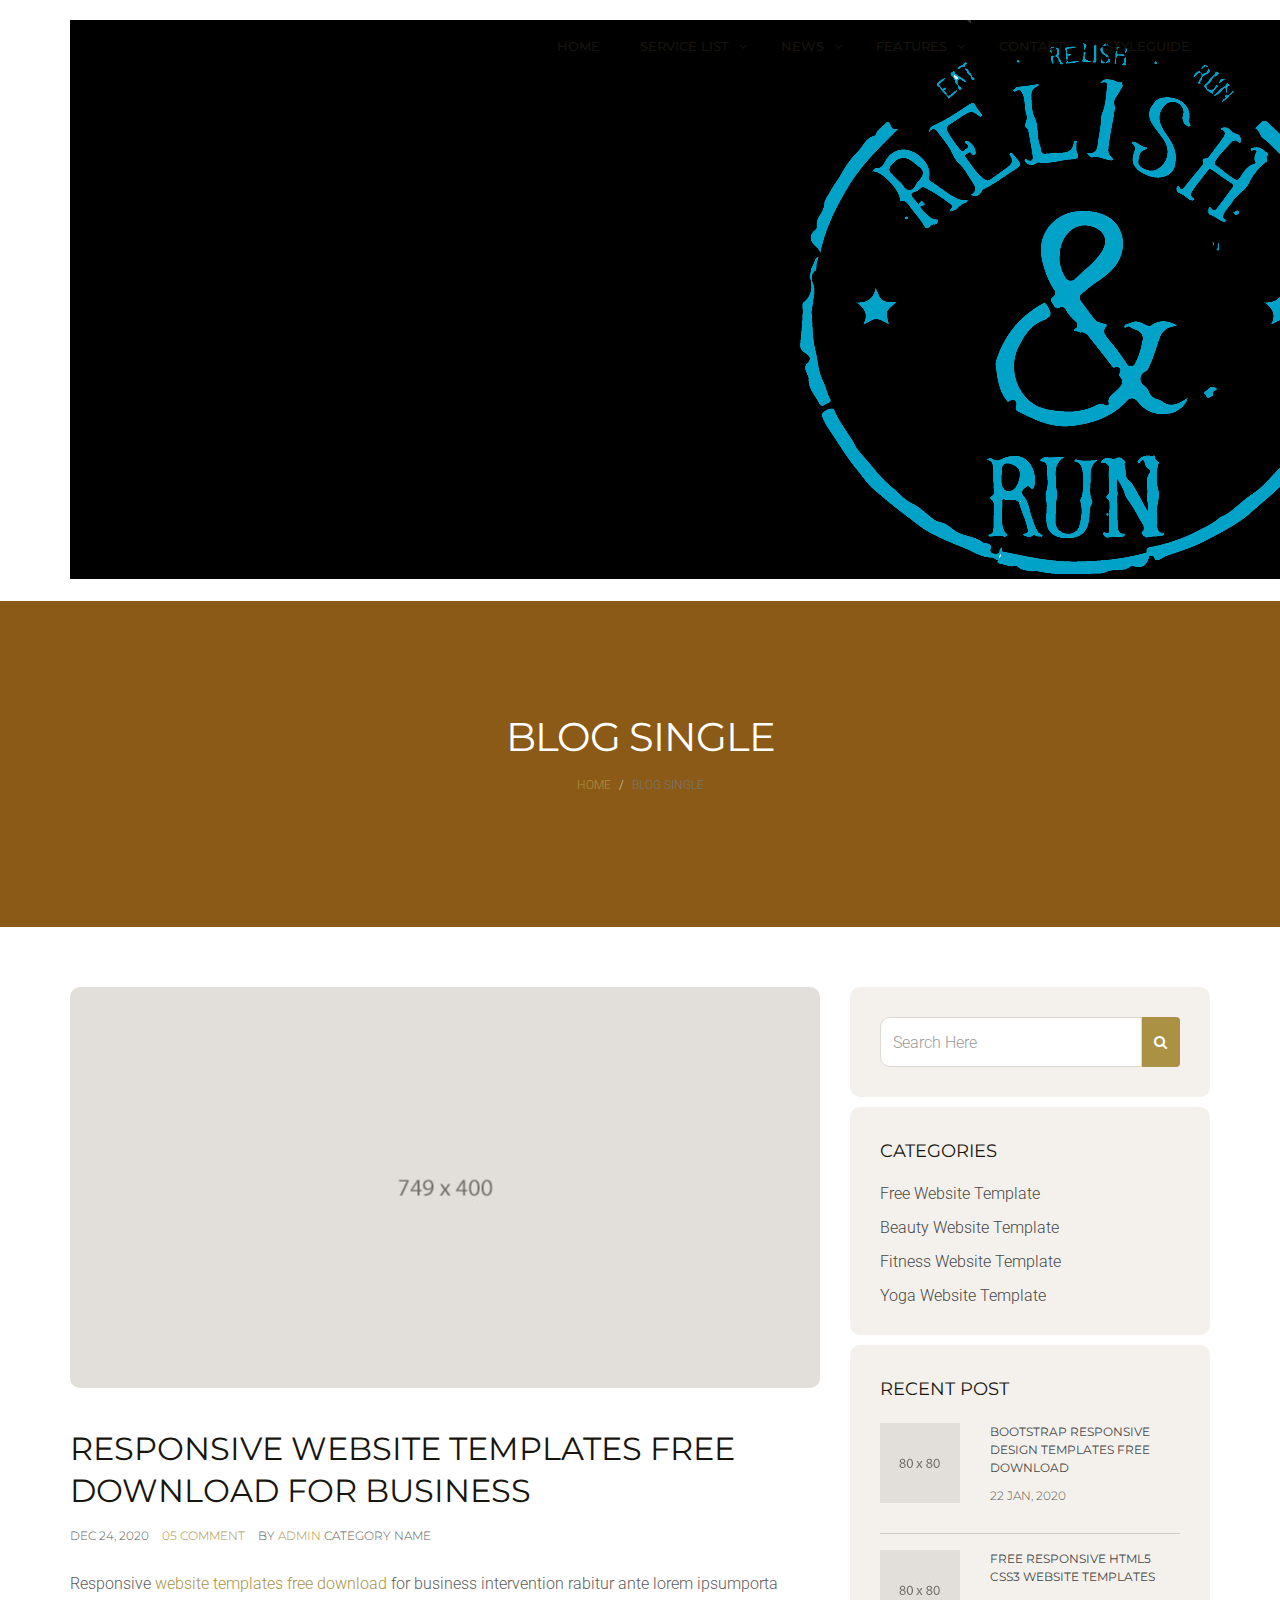
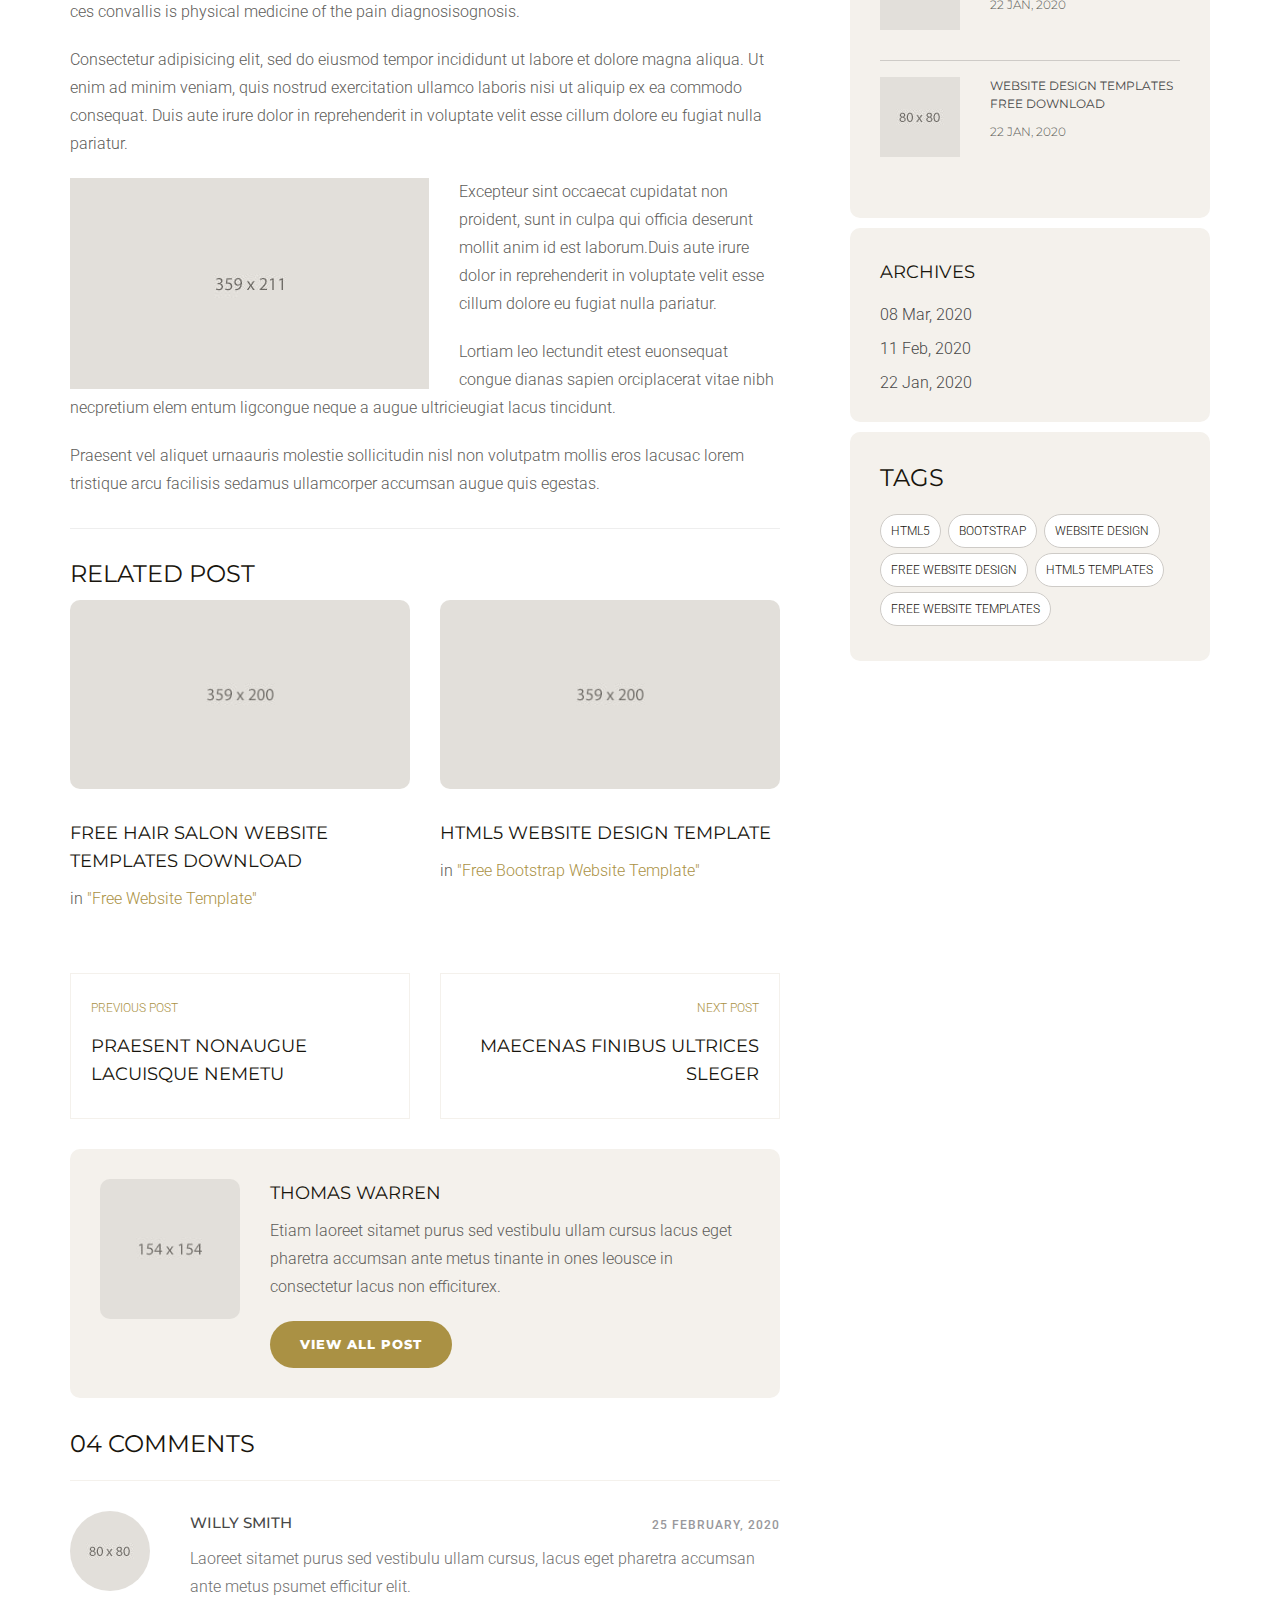
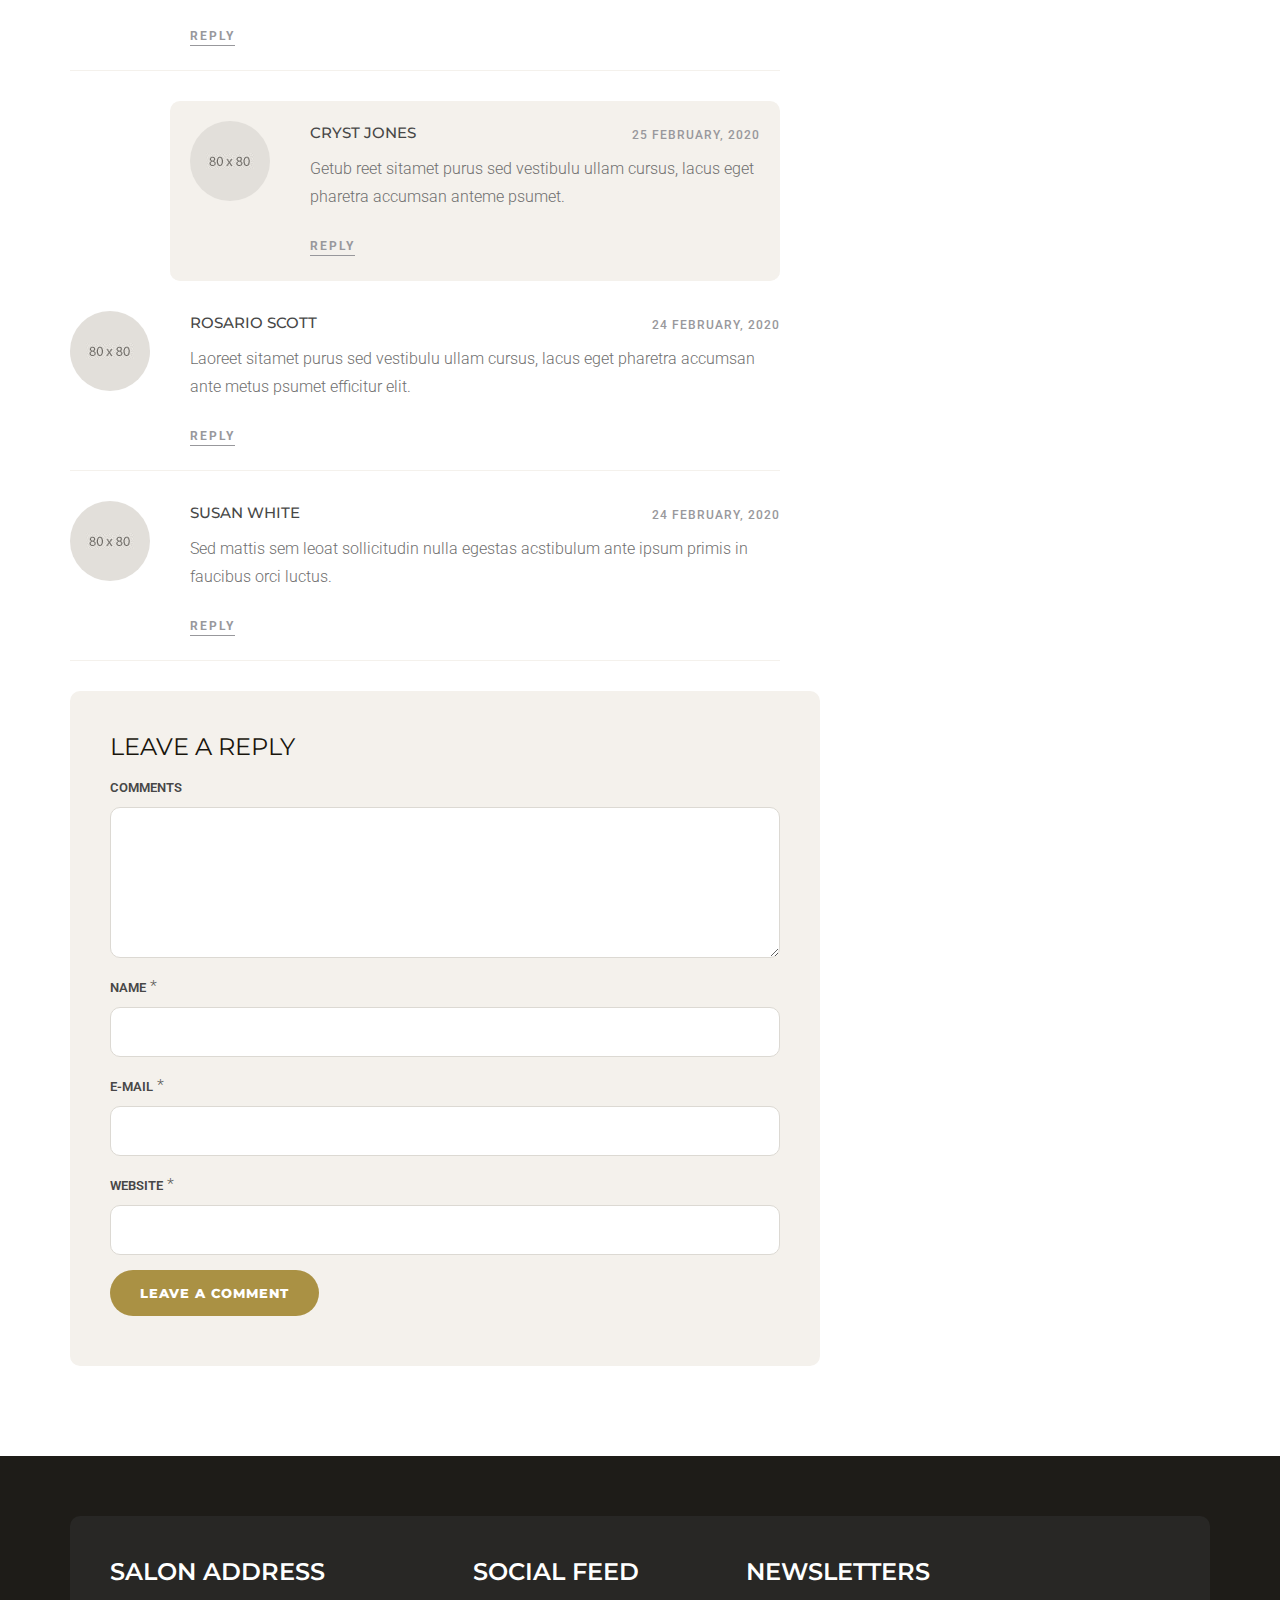
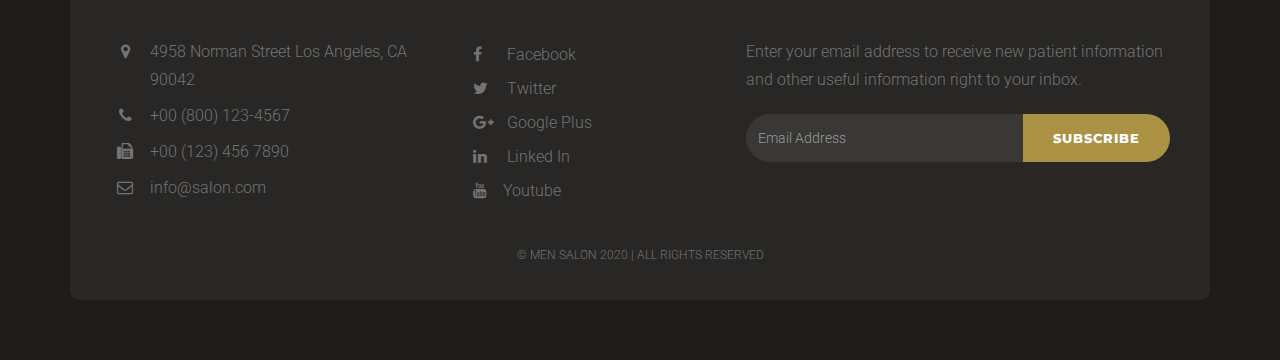
<file: blog-single.html>
<!DOCTYPE html>
<html lang="en">

<head>
    <meta charset="utf-8">
    <meta http-equiv="X-UA-Compatible" content="IE=edge">
    <meta name="viewport" content="width=device-width, initial-scale=1">
    <!-- The above 3 meta tags *must* come first in the head; any other head content must come *after* these tags -->
    <meta name="description" content="Hair salon templates for mens hair cut service provider.">
    <meta name="keywords" content="hair salon website templates free download, html5 template, free responsive website templates, website layout,html5 website templates, template for website design, beauty HTML5 templates, cosmetics website templates free download">
    <title>Men Salon | Hair Salon Website Templates Free Download</title>
    <!-- Bootstrap -->
    <link href="css/bootstrap.min.css" rel="stylesheet">
    <!-- Google Fonts -->
    <link href="https://fonts.googleapis.com/css?family=Roboto:300,300i,400,400i,500,500i,700,700i%7cMontserrat:300,300i,400,400i,500,500i,600,600i,700,700i" rel="stylesheet">
    <!-- Font Awesome -->
    <link href="css/font-awesome.min.css" rel="stylesheet">
    <!-- Style -->
    <link href="css/style.css" rel="stylesheet">
    <!-- HTML5 shim and Respond.js for IE8 support of HTML5 elements and media queries -->
    <!-- WARNING: Respond.js doesn't work if you view the page via file:// -->
    <!--[if lt IE 9]>
      <script src="https://oss.maxcdn.com/html5shiv/3.7.3/html5shiv.min.js"></script>
      <script src="https://oss.maxcdn.com/respond/1.4.2/respond.min.js"></script>
    <![endif]-->
</head>

<body>
    <div class="header">
        <div class="container">
            <div class="row">
                <div class="col-lg-4 col-md-4 col-sm-12 col-xs-12">
                    <a href="index.html"><img src="images/logo.png" alt=""></a>
                </div>
                <div class="col-lg-8 col-md-4 col-sm-12 col-xs-12">
                    <div class="navigation">
                        <div id="navigation">
                            <ul>
                                <li class="active"><a href="index.html" title="Home">Home</a></li>
                                <li class="has-sub"><a href="service-list.html" title="Service List">Service List</a>
                                    <ul>
                                        <li><a href="service-list.html" title="Service List">Service List</a></li>
                                        <li><a href="service-detail.html" title="Service Detail">Service Detail</a></li>
                                    </ul>
                                </li>
                                <li class="has-sub"><a href="blog-default.html" title="Blog ">News</a>
                                    <ul>
                                        <li><a href="blog-default.html" title="Blog">Blog Default</a></li>
                                        <li><a href="blog-single.html" title="Blog Single ">Blog Single</a></li>
                                    </ul>
                                </li>
                                <li><a href="#" title="Features">Features</a>
                                    <ul>
                                        <li><a href="testimonial.html" title="Service List">Testimonial</a></li>
                                        <li><a href="styleguide.html" title="Service Detail">Style Guide</a></li>
                                    </ul>
                                </li>
                                <li><a href="contact.html" title="Contact Us">Contact</a> </li>
                                <li><a href="styleguide.html" title="Styleguide">styleguide</a> </li>
                            </ul>
                        </div>
                    </div>
                </div>
            </div>
        </div>
    </div>
    <div class="page-header">
        <div class="container">
            <div class="row">
                <div class="col-lg-12 col-md-12 col-sm-12 col-xs-12">
                    <div class="page-caption">
                        <h2 class="page-title">Blog Single</h2>
                        <div class="page-breadcrumb">
                            <ol class="breadcrumb">
                                <li><a href="index.html">Home</a></li>
                                <li class="active">Blog Single</li>
                            </ol>
                        </div>
                    </div>
                </div>
            </div>
        </div>
    </div>
    <div class="content">
        <div class="container">
            <div class="row">
                <div class="col-lg-8 col-md-8 col-sm-12 col-xs-12">
                    <div class="row">
                        <div class="col-lg-12 col-md-12 col-sm-12 col-xs-12">
                            <div class="post-holder">
                                <!-- post holder -->
                                <div class="post-img"><img src="images/post-img-large-1.jpg" alt="Free Therapy Website Template" class="img-responsive">
                                </div>
                                <div class="post-content">
                                    <!-- post content -->
                                    <div class="post-header">
                                        <h1>responsive website templates free download for business</h1>
                                        <div class="meta">
                                            <!-- post meta -->
                                            <span class="meta-date">Dec 24, 2020 </span>
                                            <span class="meta-comment"> <a href="#" class="meta-link">05 Comment </a></span>
                                            <span class="meta-user">by <a href="#"> Admin </a></span>
                                            <span class="meta-cat"> Category name </span>
                                        </div>
                                    </div>
                                    <p>Responsive <a href="https://easetemplate.com/downloads/category/free-website-template/">website templates free download</a> for business intervention rabitur ante lorem ipsumporta ces convallis is physical medicine of the pain diagnosisognosis.</p>
                                    <p> Consectetur adipisicing elit, sed do eiusmod tempor incididunt ut labore et dolore magna aliqua. Ut enim ad minim veniam, quis nostrud exercitation ullamco laboris nisi ut aliquip ex ea commodo consequat. Duis aute irure dolor in reprehenderit in voluptate velit esse cillum dolore eu fugiat nulla pariatur. </p>
                                    <img src="images/left-image.jpg" class="alignleft img-responsive" alt="">
                                    <p>Excepteur sint occaecat cupidatat non proident, sunt in culpa qui officia deserunt mollit anim id est laborum.Duis aute irure dolor in reprehenderit in voluptate velit esse cillum dolore eu fugiat nulla pariatur.</p>
                                    <p>Lortiam leo lectundit etest euonsequat congue dianas sapien orciplacerat vitae nibh necpretium elem entum ligcongue neque a augue ultricieugiat lacus tincidunt. </p>
                                    <p>Praesent vel aliquet urnaauris molestie sollicitudin nisl non volutpatm mollis eros lacusac lorem tristique arcu facilisis sedamus ullamcorper accumsan augue quis egestas.</p>
                                    <div class="related-post-block">
                                        <!-- related post block -->
                                        <div class="row">
                                            <div class="col-lg-12 col-sm-12 col-md-12 col-sm-12">
                                                <h2 class="related-post-title">Related Post</h2>
                                            </div>
                                        </div>
                                        <div class="row">
                                            <div class="col-lg-6 col-sm-6 col-md-6 col-xs-12">
                                                <div class="related-post">
                                                    <!-- related post -->
                                                    <div class="related-post-img">
                                                        <a href="#"><img src="images/related-post.jpg" alt="" class="img-responsive"></a>
                                                    </div>
                                                    <div class="related-post-content">
                                                        <h3 class="related-title"><a href="#" class="title">Free Hair Salon Website Templates Download</a></h3>
                                                        <div class="post-meta"><span class="meta-cat">in <a href="#" class="">"Free Website Template"</a> </span></div>
                                                    </div>
                                                </div>
                                                <!-- /.related post -->
                                            </div>
                                            <div class="col-lg-6 col-sm-6 col-md-6 col-xs-12">
                                                <div class="related-post">
                                                    <!-- related post -->
                                                    <div class="related-post-img">
                                                        <a href="#"><img src="images/related-post-1.jpg" alt="" class="img-responsive"></a>
                                                    </div>
                                                    <div class="related-post-content">
                                                        <h3 class="related-title"><a href="#" class="title">HTML5 Website Design Template</a></h3>
                                                        <div class="post-meta"><span class="meta-cat">in <a href="#" class="">"Free Bootstrap Website Template"</a> </span></div>
                                                    </div>
                                                </div>
                                                <!-- /.related post -->
                                            </div>
                                        </div>
                                    </div>
                                    <!-- /.related post block -->
                                    <div class="post-navigation">
                                        <!-- post navigation -->
                                        <div class="row">
                                            <div class="nav-links">
                                                <div class="col-md-6 col-sm-6">
                                                    <div class="nav-previous">
                                                        <!-- nav previous -->
                                                        <a href="#" class="prev-link">previous post</a>
                                                        <div class="prev-post">
                                                            <h3><a href="#" class="title">Praesent Nonaugue Lacuisque Nemetu</a></h3>
                                                        </div>
                                                    </div>
                                                    <!-- /. nav previous -->
                                                </div>
                                                <div class="col-md-6 col-sm-6">
                                                    <div class="nav-next text-right">
                                                        <!-- nav next -->
                                                        <a href="#" class="next-link">next post</a>
                                                        <div class="next-post">
                                                            <h3><a href="#" class="title">Maecenas Finibus Ultrices Sleger</a></h3>
                                                        </div>
                                                    </div>
                                                    <!-- /.nav previous -->
                                                </div>
                                            </div>
                                        </div>
                                    </div>
                                    <!-- /. post navigation -->
                                    <div class="author-post">
                                        <!-- Post author -->
                                        <div class="row">
                                            <div class="col-lg-3 col-md-3 col-sm-3 col-xs-12">
                                                <div class="author-img">
                                                    <a href="#"><img src="images/author.jpg" class="img-responsive" alt=""></a>
                                                </div>
                                            </div>
                                            <div class="col-lg-9 col-md-9 col-sm-9 col-xs-12">
                                                <div class="author-bio">
                                                    <div class="author-header">
                                                        <h3><a href="#" class="title">Thomas Warren</a></h3>
                                                    </div>
                                                    <div class="author-content">
                                                        <p>Etiam laoreet sitamet purus sed vestibulu ullam cursus lacus eget pharetra accumsan ante metus tinante in ones leousce in consectetur lacus non efficiturex.</p>
                                                        <a href="#" class="btn btn-default">View All Post</a> </div>
                                                </div>
                                            </div>
                                        </div>
                                    </div>
                                    <!-- /.post author -->
                                    <div class="comments-area">
                                        <h2 class="comments-title">04 Comments</h2>
                                        <ul class="comment-list">
                                            <li class="comment">
                                                <div class="comment-body">
                                                    <div class="comment-author"><img src="images/user-pic-1.jpg" alt="" class="img-circle"> </div>
                                                    <div class="comment-info">
                                                        <div class="comment-header">
                                                            <div class="comment-meta"><span class="comment-meta-date pull-right">25 February, 2020 </span></div>
                                                            <h4 class="user-title">Willy Smith</h4>
                                                        </div>
                                                        <div class="comment-content">
                                                            <p>Laoreet sitamet purus sed vestibulu ullam cursus, lacus eget pharetra accumsan ante metus psumet efficitur elit.</p>
                                                        </div>
                                                        <div class="reply"><a href="#" class="btn-link">Reply</a></div>
                                                    </div>
                                                </div>
                                                <ul class="childern">
                                                    <li class="comment">
                                                        <div class="comment-body">
                                                            <div class="">
                                                                <div class="comment-author"><img src="images/user-pic-2.jpg" alt="" class="img-circle"> </div>
                                                                <div class="comment-info">
                                                                    <div class="comment-header">
                                                                        <div class="comment-meta"><span class="comment-meta-date pull-right">25 February, 2020 </span></div>
                                                                        <h4 class="user-title">Cryst Jones</h4>
                                                                    </div>
                                                                    <div class="comment-content">
                                                                        <p>Getub reet sitamet purus sed vestibulu ullam cursus, lacus eget pharetra accumsan anteme psumet.</p>
                                                                    </div>
                                                                    <div class="reply"><a href="#" class="btn-link">Reply</a></div>
                                                                </div>
                                                            </div>
                                                        </div>
                                                    </li>
                                                </ul>
                                            </li>
                                        </ul>
                                        <ul class="comment-list">
                                            <li class="comment">
                                                <div class="comment-body">
                                                    <div class="">
                                                        <div class="comment-author"><img src="images/user-pic-3.jpg" alt="" class="img-circle"> </div>
                                                        <div class="comment-info">
                                                            <div class="comment-header">
                                                                <div class="comment-meta"><span class="comment-meta-date pull-right">24 February, 2020 </span></div>
                                                                <h4 class="user-title">Rosario Scott</h4>
                                                            </div>
                                                            <div class="comment-content">
                                                                <p>Laoreet sitamet purus sed vestibulu ullam cursus, lacus eget pharetra accumsan ante metus psumet efficitur elit.</p>
                                                            </div>
                                                            <div class="reply"><a href="#" class="btn-link">Reply</a></div>
                                                        </div>
                                                    </div>
                                                </div>
                                            </li>
                                        </ul>
                                        <ul class="comment-list">
                                            <li class="comment">
                                                <div class="comment-body">
                                                    <div class="">
                                                        <div class="comment-author"><img src="images/user-pic-4.jpg" alt="" class="img-circle"> </div>
                                                        <div class="comment-info">
                                                            <div class="comment-header">
                                                                <div class="comment-meta"><span class="comment-meta-date pull-right">24 February, 2020 </span></div>
                                                                <h4 class="user-title mb10">Susan White</h4>
                                                            </div>
                                                            <div class="comment-content">
                                                                <p>Sed mattis sem leoat sollicitudin nulla egestas acstibulum ante ipsum primis in faucibus orci luctus.</p>
                                                            </div>
                                                            <div class="reply"><a href="#" class="btn-link">Reply</a></div>
                                                        </div>
                                                    </div>
                                                </div>
                                            </li>
                                        </ul>
                                    </div>
                                </div>
                                <div class="leave-comments">
                                    <h2 class="reply-title">Leave a Reply</h2>
                                    <form class="reply-form">
                                        <div class="row">
                                            <!-- Textarea -->
                                            <div class="form-group">
                                                <div class="col-md-12">
                                                    <label class="control-label" for="textarea">Comments</label>
                                                    <textarea class="form-control" id="textarea" name="textarea" rows="6"></textarea>
                                                </div>
                                            </div>
                                            <div class="col-md-12">
                                                <!-- Text input-->
                                                <div class="form-group">
                                                    <label class="control-label" for="name">Name</label>
                                                    <span class="required">*</span>
                                                    <input id="name" name="name" type="text" class="form-control" required="">
                                                </div>
                                            </div>
                                            <!-- Text input-->
                                            <div class="col-md-12">
                                                <div class="form-group">
                                                    <label class="control-label" for="email">E-mail</label>
                                                    <span class="required">*</span>
                                                    <input id="email" name="email" type="email" class="form-control" required="">
                                                </div>
                                            </div>
                                            <!-- Text input-->
                                            <div class="col-md-12">
                                                <div class="form-group">
                                                    <label class="control-label" for="Website">Website</label>
                                                    <span class="required">*</span>
                                                    <input id="Website" name="Website" type="text" class="form-control" required="">
                                                </div>
                                            </div>
                                            <div class="col-md-12">
                                                <!-- Button -->
                                                <div class="form-group">
                                                    <button id="singlebutton" name="singlebutton" class="btn btn-default">Leave A Comment</button>
                                                </div>
                                            </div>
                                        </div>
                                    </form>
                                </div>
                            </div>
                        </div>
                    </div>
                </div>
                <div class="col-lg-4 col-md-4 col-sm-12 col-xs-12">
                    <div class="widget widget-search">
                        <!-- widget search -->
                        <form>
                            <div class="input-group">
                                <input type="text" class="form-control" placeholder="Search Here" aria-describedby="basic-addon2">
                                <span class="input-group-addon" id="basic-addon2">
                                <i class="fa fa-search"></i></span>
                            </div>
                            <!-- /input-group -->
                        </form>
                    </div>
                    <!-- /.widget search -->
                    <div class="widget widget-categories">
                        <!-- widget categories -->
                        <!-- widget start -->
                        <h3 class="widget-title"> Categories </h3>
                        <ul class="listnone">
                            <li><a href="https://easetemplate.com/downloads/category/free-website-template/">Free Website Template</a></li>
                            <li><a href="https://easetemplate.com/downloads/beauty-salon-websites-templates-free-download/">Beauty Website Template</a></li>
                            <li><a href="https://easetemplate.com/downloads/fitness-gym-website-template-free-download/">Fitness Website Template</a></li>
                            <li><a href="https://easetemplate.com/downloads/yoga-studio-yoga-website-template-free/">Yoga Website Template</a></li>
                        </ul>
                    </div>
                    <!-- /.widget categories -->
                    <!-- widget start -->
                    <div class="widget widget-recent-post">
                        <!-- widget recent post -->
                        <h3 class="widget-title"> Recent Post </h3>
                        <ul class="listnone widget-recent-post">
                            <li>
                                <div class="row">
                                    <div class="col-lg-4 col-md-4 col-sm-4 col-xs-12">
                                        <div class="recent-post-img">
                                            <a href="#"><img src="images/recent-post-img.jpg" alt=""></a>
                                        </div>
                                    </div>
                                    <div class="col-lg-8 col-md-8 col-sm-8 col-xs-12">
                                        <div class="recent-post-content">
                                            <h4 class="recent-title"><a href="#" class="title">bootstrap responsive design templates free download</a></h4>
                                            <div class="meta"><span class="meta-date">22 Jan, 2020</span>
                                            </div>
                                        </div>
                                    </div>
                                </div>
                            </li>
                            <li>
                                <div class="row">
                                     <div class="col-lg-4 col-md-4 col-sm-4 col-xs-12">
                                        <div class="recent-post-img">
                                            <a href="#"><img src="images/recent-post-img-1.jpg" alt=""></a>
                                        </div>
                                    </div>
                                     <div class="col-lg-8 col-md-8 col-sm-8 col-xs-12">
                                        <div class="recent-post-content">
                                            <h4 class="recent-title"><a href="#" class="title">Free Responsive HTML5 CSS3 Website Templates</a></h4>
                                            <div class="meta"><span class="meta-date">22 Jan, 2020</span>
                                            </div>
                                        </div>
                                    </div>
                                </div>
                            </li>
                            <li>
                                <div class="row">
                                    <div class="col-lg-4 col-md-4 col-sm-4 col-xs-12">
                                        <div class="recent-post-img">
                                            <a href="#"><img src="images/recent-post-img-2.jpg" alt=""></a>
                                        </div>
                                    </div>
                                     <div class="col-lg-8 col-md-8 col-sm-8 col-xs-12">
                                        <div class="recent-post-content">
                                            <h4 class="recent-title"><a href="#" class="title">website design templates free download</a></h4>
                                            <div class="meta"><span class="meta-date">22 Jan, 2020</span>
                                            </div>
                                        </div>
                                    </div>
                                </div>
                            </li>
                        </ul>
                    </div>
                    <!-- /.widget recent post -->
                    <div class="widget widget-archives">
                        <!-- widget archives -->
                        <h3 class="widget-title"> Archives </h3>
                        <ul class="listnone">
                            <li><a href="#">08 Mar, 2020</a></li>
                            <li><a href="#">11 Feb, 2020</a></li>
                            <li><a href="#">22 Jan, 2020</a></li>
                        </ul>
                    </div>
                    <!-- /.widget archives -->
                    <div class="widget widget-tags">
                        <!-- widget tags -->
                        <h2 class="widget-title"> Tags </h2>
                        <a href="#">HTML5</a>
                        <a href="#">Bootstrap</a>
                        <a href="#">Website Design</a>
                        <a href="#">Free Website Design</a>
                        <a href="#">HTML5 Templates</a>
                        <a href="#">Free Website Templates</a>
                    </div>
                    <!-- /.widget tags -->
                </div>
            </div>
        </div>
    </div>
    <div class="footer">
        <!-- footer-->
        <div class="container">
            <div class="footer-block">
                <!-- footer block -->
                <div class="row">
                    <div class="col-lg-4 col-md-4 col-sm-6 col-xs-12">
                        <div class="footer-widget">
                            <h2 class="widget-title">Salon Address</h2>
                            <ul class="listnone contact">
                                <li><i class="fa fa-map-marker"></i> 4958 Norman Street Los Angeles, CA 90042 </li>
                                <li><i class="fa fa-phone"></i> +00 (800) 123-4567</li>
                                <li><i class="fa fa-fax"></i> +00 (123) 456 7890</li>
                                <li><i class="fa fa-envelope-o"></i> info@salon.com</li>
                            </ul>
                        </div>
                    </div>
                    <div class="col-lg-3 col-md-3 col-sm-6 col-xs-12">
                        <div class="footer-widget footer-social">
                            <!-- social block -->
                            <h2 class="widget-title">Social Feed</h2>
                            <ul class="listnone">
                                <li>
                                    <a href="#"> <i class="fa fa-facebook"></i> Facebook </a>
                                </li>
                                <li><a href="#"><i class="fa fa-twitter"></i> Twitter</a></li>
                                <li><a href="#"><i class="fa fa-google-plus"></i> Google Plus</a></li>
                                <li><a href="#"><i class="fa fa-linkedin"></i> Linked In</a></li>
                                <li>
                                    <a href="#"> <i class="fa fa-youtube"></i>Youtube</a>
                                </li>
                            </ul>
                        </div>
                        <!-- /.social block -->
                    </div>
                    <div class="col-lg-5 col-md-5 col-sm-12 col-xs-12">
                        <div class="footer-widget widget-newsletter">
                            <!-- newsletter block -->
                            <h2 class="widget-title">Newsletters</h2>
                            <p>Enter your email address to receive new patient information and other useful information right to your inbox.</p>
                            <div class="input-group">
                                <input type="text" class="form-control" placeholder="Email Address">
                                <span class="input-group-btn">
                            <button class="btn btn-default" type="button">Subscribe</button>
                            </span>
                            </div>
                            <!-- /input-group -->
                        </div>
                        <!-- newsletter block -->
                    </div>
                </div>
                <div class="tiny-footer">
                    <!-- tiny footer block -->
                    <div class="row">
                        <div class="col-lg-12 col-md-12 col-sm-12 col-xs-12">
                            <div class="copyright-content">
                                <p>© Men Salon 2020 | all rights reserved</p>
                            </div>
                        </div>
                    </div>
                </div>
                <!-- /.tiny footer block -->
            </div>
            <!-- /.footer block -->
        </div>
    </div>
    <!-- /.footer-->
    <!-- jQuery (necessary for Bootstrap's JavaScript plugins) -->
    <script src="js/jquery.min.js"></script>
    <!-- Include all compiled plugins (below), or include individual files as needed -->
    <script src="js/bootstrap.min.js"></script>
    <script src="js/menumaker.js"></script>
    <script src="js/jquery.sticky.js"></script>
    <script src="js/sticky-header.js"></script>
</body>

</html>
</file>
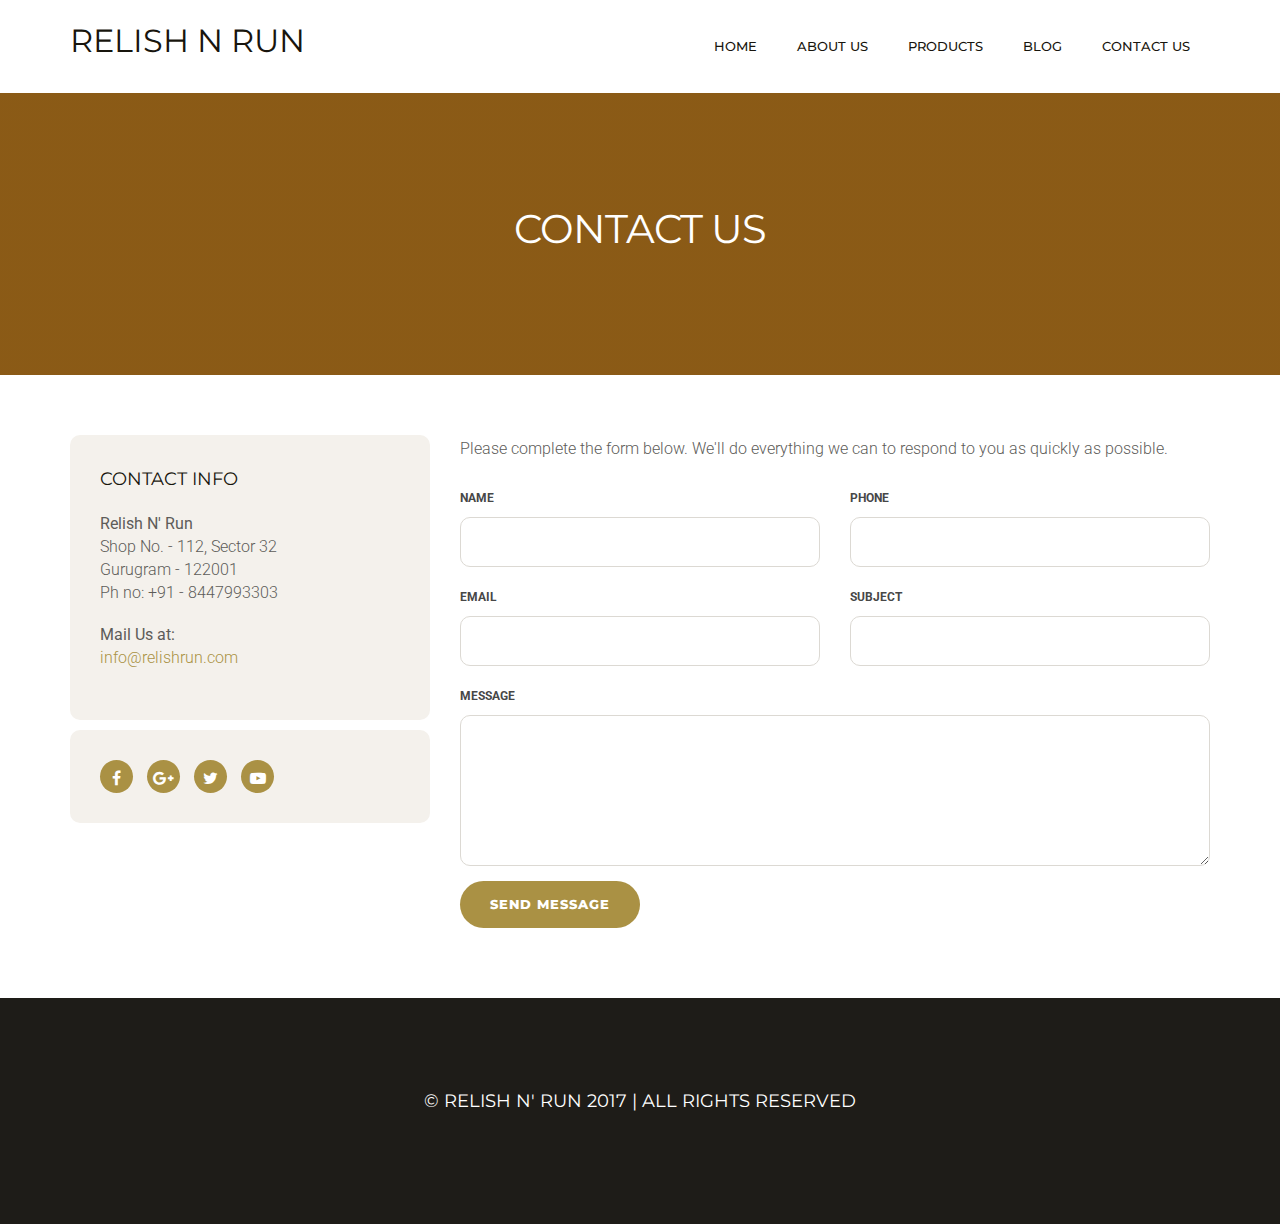
<file: contact.html>
<!DOCTYPE html>
<html lang="en">

<head>
    <meta charset="utf-8">
    <meta http-equiv="X-UA-Compatible" content="IE=edge">
    <meta name="viewport" content="width=device-width, initial-scale=1">
    <!-- The above 3 meta tags *must* come first in the head; any other head content must come *after* these tags -->
    <meta name="description" content="Hair salon templates for mens hair cut service provider.">
    <meta name="keywords" content="hair salon website templates free download, html5 template, free responsive website templates, website layout,html5 website templates, template for website design, beauty HTML5 templates, cosmetics website templates free download">
    <title>Men Salon | Hair Salon Website Templates Free Download</title>
    <!-- Bootstrap -->
    <link href="css/bootstrap.min.css" rel="stylesheet">
    <!-- Google Fonts -->
    <link href="https://fonts.googleapis.com/css?family=Roboto:300,300i,400,400i,500,500i,700,700i%7cMontserrat:300,300i,400,400i,500,500i,600,600i,700,700i" rel="stylesheet">
    <!-- Font Awesome -->
    <link href="css/font-awesome.min.css" rel="stylesheet">
    <!-- Style -->
    <link href="css/style.css" rel="stylesheet">
    <!-- HTML5 shim and Respond.js for IE8 support of HTML5 elements and media queries -->
    <!-- WARNING: Respond.js doesn't work if you view the page via file:// -->
    <!--[if lt IE 9]>
      <script src="https://oss.maxcdn.com/html5shiv/3.7.3/html5shiv.min.js"></script>
      <script src="https://oss.maxcdn.com/respond/1.4.2/respond.min.js"></script>
    <![endif]-->
</head>

<body>
   <div class="header">
        <div class="container">
            <div class="row">
                <div class="col-lg-4 col-md-4 col-sm-12 col-xs-12">
                    <a href="index.html"><h1>RELISH N RUN</h1></a>
                </div>
                <div class="col-lg-8 col-md-4 col-sm-12 col-xs-12">
                    <div class="navigation">
                        <div id="navigation">
                            <ul>
                                <li class="active"><a href="index.html" title="Home">Home</a></li>
                                <li><a href="aboutus.html" title="About Us">About Us</a> </li>
                                <li><a href="product.html" title="Contact Us">Products</a> </li>
                                <li><a href="http://google.com" title="Contact Us">Blog</a> </li>
                                 <li><a href="contact.html" title="Contact Us">Contact Us</a> </li>
                                
                            </ul>
                        </div>
                    </div>
                </div>
            </div>
        </div>
    </div>
    <div class="page-header">
        <div class="container">
            <div class="row">
                <div class="col-lg-12 col-md-12 col-sm-12 col-xs-12">
                    <div class="page-caption">
                        <h2 class="page-title">Contact us</h2>
                    </div>
                </div>
            </div>
        </div>
    </div>
    <div class="content">
        <div class="container">
            <div class="row">
                <div class="col-lg-4 col-md-4 col-sm-4 col-xs-12">
                    <div class="widget widget-contact">
                        <!-- widget search -->
                        <h3 class="widget-title">Contact Info</h3>
                        <address>
                            <strong>Relish N' Run</strong>
                            <br> Shop No. - 112, Sector 32
                            <br> Gurugram - 122001
                            <br>Ph no:</abbr> +91 - 8447993303
                        </address>
                        <address>
                            <strong>Mail Us at:</strong>
                            <br>
                            <a href="mailto:#">info@relishrun.com</a>
                        </address>
                    </div>
                    <!-- /.widget search -->
                    <div class="widget widget-social">
                        <div class="social-circle">
                            <a href="#" class="#"><i class="fa fa-facebook"></i></a>
                            <a href="https://plus.google.com/u/0/111439617487677369403" class="#"><i class="fa fa-google-plus"></i></a>
                            <a href="#" class="#"><i class="fa fa-twitter"></i></a>
                            <a href="https://www.youtube.com/channel/UCr9NYHdzSKBabn0yzuB5nSQ" class="#"><i class="fa fa-youtube-play"></i></a>
                        </div>
                    </div>
                </div>
                <div class="col-lg-8 col-md-8 col-sm-8 col-xs-12">
                    <div class="row">
                        <div class="col-lg-12 col-md-12 col-sm-12 col-xs-12">
                            <p> Please complete the form below. We'll do everything we can to respond to you as quickly as possible.</p>
                            <form>
                                <div class="row">
                                    <div class="col-md-6">
                                        <label class="control-label" for="name">name</label>
                                        <input type="text" name="name" id="name" placeholder="" class="form-control">
                                    </div>
                                    <div class="col-md-6">
                                        <label class="control-label" for="phone">phone</label>
                                        <input type="text" name="phone" id="phone" placeholder="" class="form-control">
                                    </div>
                                    <div class="col-md-6">
                                        <label class="control-label" for="email">email</label>
                                        <input type="text" name="email" id="email" placeholder="" class="form-control">
                                    </div>
                                    <div class="col-md-6">
                                        <label class="control-label" for="Subject">Subject</label>
                                        <input type="text" name="Subject" id="Subject" placeholder="" class="form-control">
                                    </div>
                                    <div class="col-lg-12 col-md-12 col-sm-12 col-xs-12">
                                        <div class="form-group">
                                            <label class="control-label" for="textarea">Message</label>
                                            <textarea class="form-control" id="textarea" name="textarea" rows="6" placeholder=""></textarea>
                                        </div>
                                    </div>
                                    <div class="col-md-12">
                                        <div class="form-group">
                                            <button id="singlebutton" name="singlebutton" class="btn btn-default">send message</button>
                                        </div>
                                    </div>
                                </div>
                            </form>
                        </div>
                    </div>
                </div>
            </div>
        </div>
    </div>
   <div class="footer">
        <!-- footer-->
        <div class="container">
           
                <!-- footer block -->
               
                <div class="tiny-footer">
                    <!-- tiny footer block -->
                    <div class="row">
                        <div class="col-lg-12 col-md-12 col-sm-12 col-xs-12">
                            <div class="copyright-content">
                                <h4 class="hero-text">© Relish N' Run 2017 | all rights reserved</h4>
                            </div>
                        </div>
                    </div>
                </div>
                <!-- /.tiny footer block -->
        
            <!-- /.footer block -->
        </div>
    </div>
    <!-- /.footer-->
    <!-- jQuery (necessary for Bootstrap's JavaScript plugins) -->
    <script src="js/jquery.min.js"></script>
    <!-- Include all compiled plugins (below), or include individual files as needed -->
    <script src="js/bootstrap.min.js"></script>
    <script src="js/menumaker.js"></script>
    <script src="js/jquery.sticky.js"></script>
    <script src="js/sticky-header.js"></script>
</body>

</html>
</file>
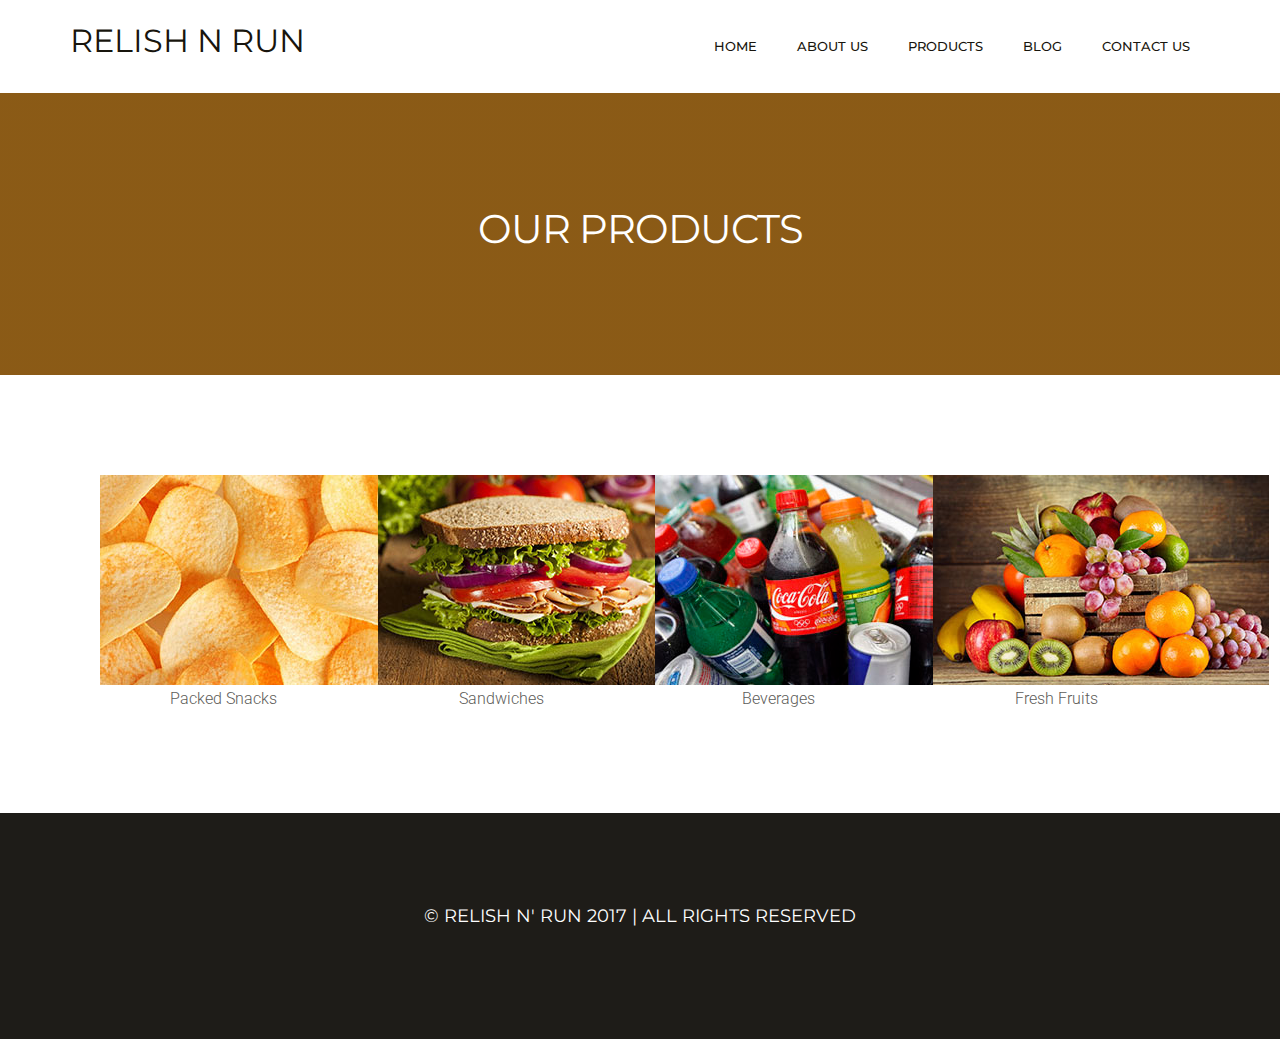
<file: product.html>
<!DOCTYPE html>
<html lang="en">

<head>
    <meta charset="utf-8">
    <meta http-equiv="X-UA-Compatible" content="IE=edge">
    <meta name="viewport" content="width=device-width, initial-scale=1">
    <title>Relish N' Run</title>
    <!-- Bootstrap -->
    <link href="css/bootstrap.min.css" rel="stylesheet">
    <!-- Google Fonts -->
    <link href="https://fonts.googleapis.com/css?family=Roboto:300,300i,400,400i,500,500i,700,700i%7cMontserrat:300,300i,400,400i,500,500i,600,600i,700,700i" rel="stylesheet">
    <!-- Font Awesome -->
    <link href="css/font-awesome.min.css" rel="stylesheet">
    <!-- Style -->
    <link href="css/style.css" rel="stylesheet">
    <!-- HTML5 shim and Respond.js for IE8 support of HTML5 elements and media queries -->
    <!-- WARNING: Respond.js doesn't work if you view the page via file:// -->
    <!--[if lt IE 9]>
      <script src="https://oss.maxcdn.com/html5shiv/3.7.3/html5shiv.min.js"></script>
      <script src="https://oss.maxcdn.com/respond/1.4.2/respond.min.js"></script>
    <![endif]-->
</head>

<body>
     <div class="header">
        <div class="container">
            <div class="row">
                <div class="col-lg-4 col-md-4 col-sm-12 col-xs-12">
                    <a href="index.html"><h1>RELISH N RUN</h1></a>
                </div>
                <div class="col-lg-8 col-md-4 col-sm-12 col-xs-12">
                    <div class="navigation">
                        <div id="navigation">
                            <ul>
                                <li class="active"><a href="index.html" title="Home">Home</a></li>
                                <li><a href="aboutus.html" title="About Us">About Us</a> </li>
                                <li><a href="product.html" title="Contact Us">Products</a> </li>
                                <li><a href="http://relishrun.blogspot.com" title="Contact Us">Blog</a> </li>
                                 <li><a href="contact.html" title="Contact Us">Contact Us</a> </li>
                                
                            </ul>
                        </div>
                    </div>
                </div>
            </div>
        </div>
    </div>
    <div class="page-header">
        <div class="container">
            <div class="row">
                <div class="col-lg-12 col-md-12 col-sm-12 col-xs-12">
                    <div class="page-caption">
                        <h2 class="page-title">Our Products</h2>
                    </div>
                </div>
            </div>
        </div>
    </div>
    <div class="space-medium">
        <div class="container">
            <div class="row">
                              
               <div class="slide products_container col-lg-12 col-md-12 col-sm-12 col-xs-12" id="products">

            <div class="col-lg-12 col-md-12 col-sm-12 col-xs-12 category_container">
                <div class="col-lg-3 col-md-3 col-sm-6 col-xs-12 category_item">

                    <div class="category_image_container">

                        <img src="images/packet.jpg" alt="Packed Snacks">
                    </div>
                    <div class="category_name">
                     <center>   <p>Packed Snacks</p></center>
                    </div>
                </div>
                <div class="col-lg-3 col-md-3 col-sm-6 col-xs-12 category_item">

                    <div class="category_image_container">

                        <img src="images/sandwich.jpg" alt="sandwiches">
                    </div>
                    <div class="category_name">
                       <center> <p>Sandwiches</p></center>
                    </div>
                </div>
                <div class="col-lg-3 col-md-3 col-sm-6 col-xs-12 category_item">

                    <div class="category_image_container">

                        <img src="images/beverage.jpg" alt="beverages">
                    </div>
                    <div class="category_name">
                       <center> <p>Beverages</p></center>
                    </div>
                </div>
                <div class="col-lg-3 col-md-3 col-sm-6 col-xs-12 category_item">

                    <div class="category_image_container">


                        <img src="images/fruits.jpg" alt="fruits">
                    </div>
                    <div class="category_name">
                       <center> <p>Fresh Fruits</p></center>
                    </div>
                </div>
            </div>
        </div>
        
                
               
            </div>
        </div>
    </div>
<div class="footer">
        <!-- footer-->
        <div class="container">
           
                <!-- footer block -->
               
                <div class="tiny-footer">
                    <!-- tiny footer block -->
                    <div class="row">
                        <div class="col-lg-12 col-md-12 col-sm-12 col-xs-12">
                            <div class="copyright-content">
                                <h4 class="hero-text">© Relish N' Run 2017 | all rights reserved</h4>
                            </div>
                        </div>
                    </div>
                </div>
                <!-- /.tiny footer block -->
        
            <!-- /.footer block -->
        </div>
    </div>
    <!-- /.footer-->
     <!-- jQuery (necessary for Bootstrap's JavaScript plugins) -->
    <script src="js/jquery.min.js"></script>
    <!-- Include all compiled plugins (below), or include individual files as needed -->
    <script src="js/bootstrap.min.js"></script>
    <script src="js/menumaker.js"></script>
    <script src="js/jquery.sticky.js"></script>
    <script src="js/sticky-header.js"></script>
</body>

</html>
</file>
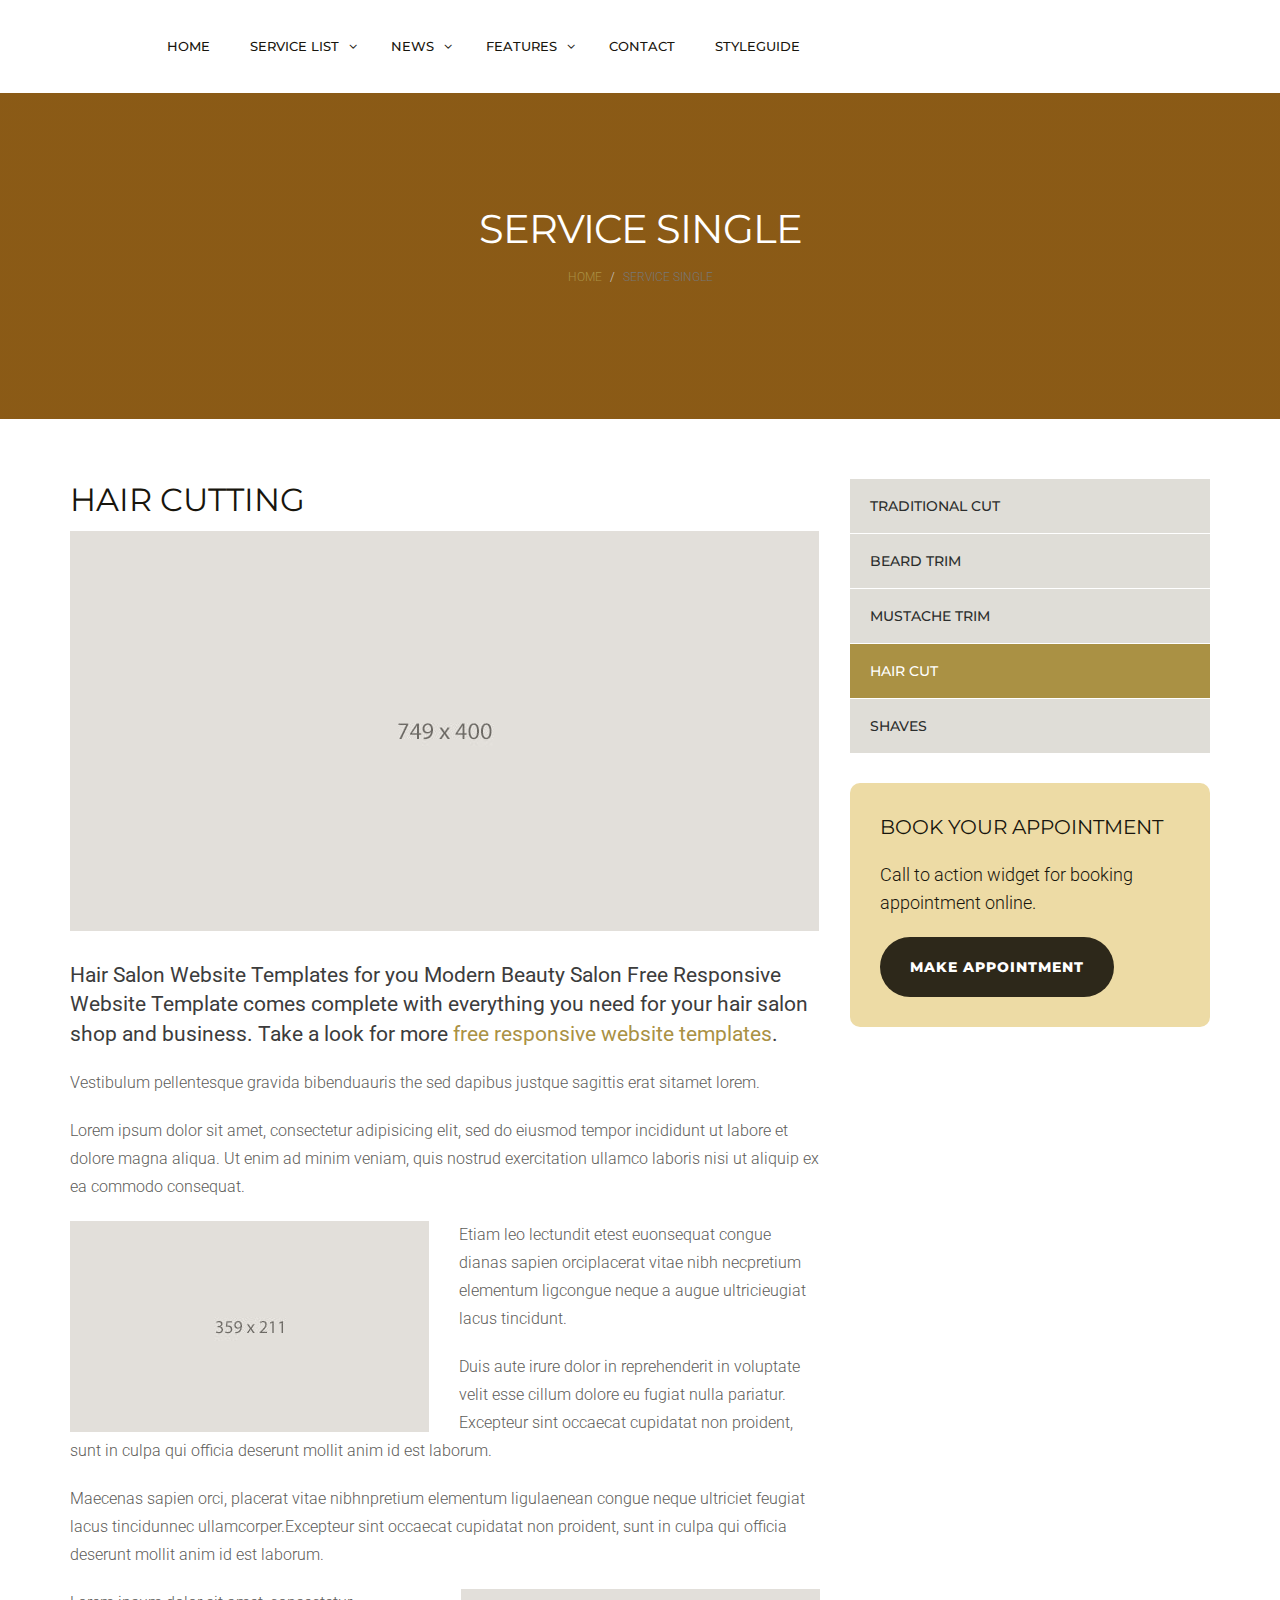
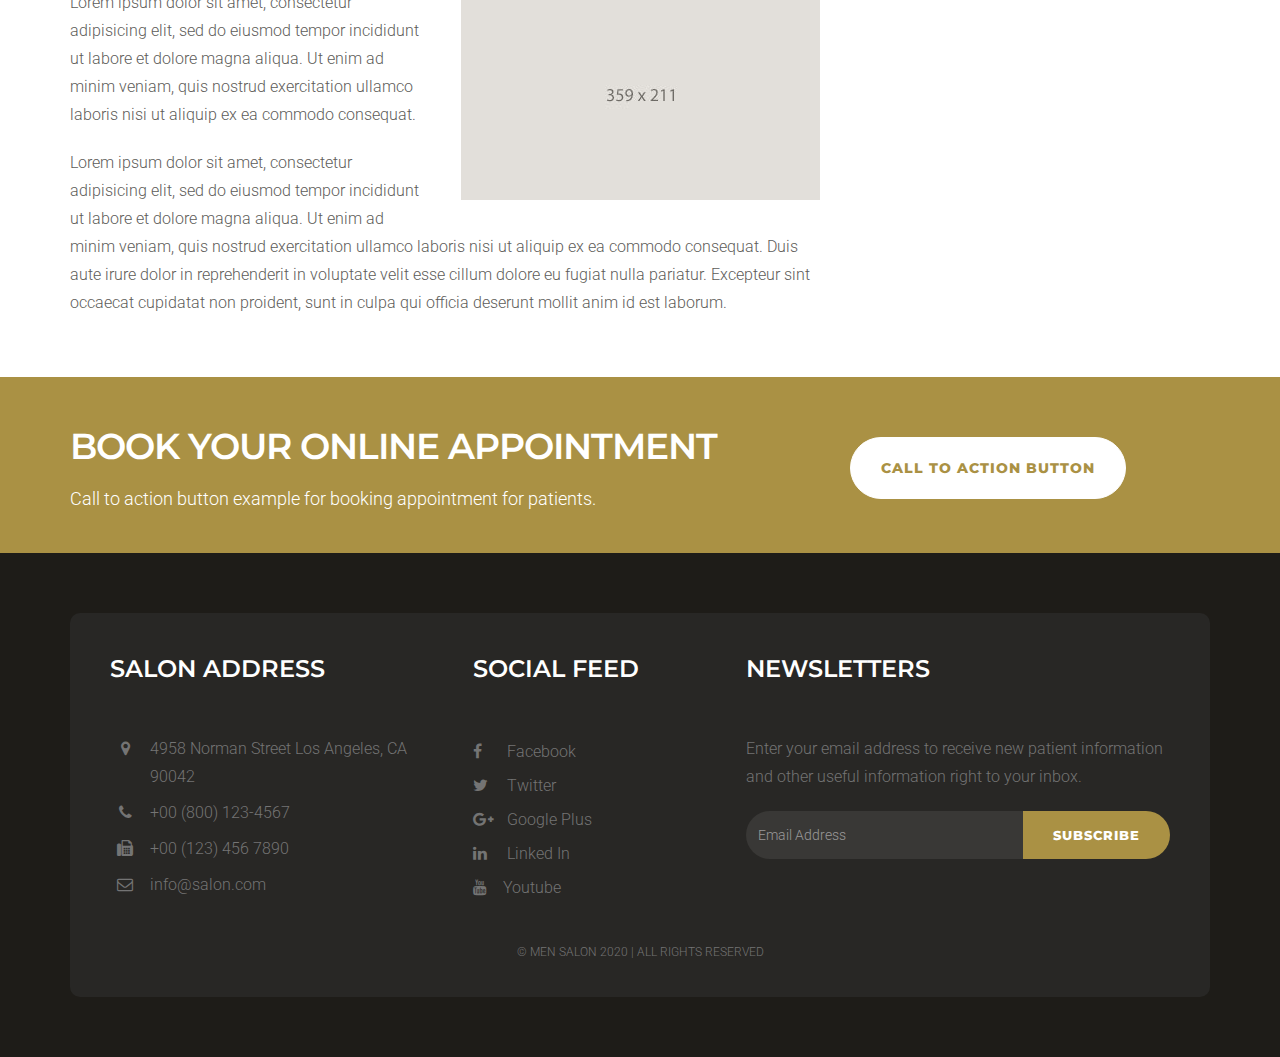
<file: service-detail.html>
<!DOCTYPE html>
<html lang="en">

<head>
    <meta charset="utf-8">
    <meta http-equiv="X-UA-Compatible" content="IE=edge">
    <meta name="viewport" content="width=device-width, initial-scale=1">
    <!-- The above 3 meta tags *must* come first in the head; any other head content must come *after* these tags -->
    <meta name="description" content="Hair salon templates for mens hair cut service provider.">
    <meta name="keywords" content="hair salon website templates free download, html5 template, free responsive website templates, website layout,html5 website templates, template for website design, beauty HTML5 templates, cosmetics website templates free download">
    <title>Men Salon | Hair Salon Website Templates Free Download</title>
    <!-- Bootstrap -->
    <link href="css/bootstrap.min.css" rel="stylesheet">
    <!-- Google Fonts -->
    <link href="https://fonts.googleapis.com/css?family=Roboto:300,300i,400,400i,500,500i,700,700i%7cMontserrat:300,300i,400,400i,500,500i,600,600i,700,700i" rel="stylesheet">
    <!-- Font Awesome -->
    <link href="css/font-awesome.min.css" rel="stylesheet">
    <!-- Style -->
    <link href="css/style.css" rel="stylesheet">
    <!-- HTML5 shim and Respond.js for IE8 support of HTML5 elements and media queries -->
    <!-- WARNING: Respond.js doesn't work if you view the page via file:// -->
    <!--[if lt IE 9]>
      <script src="https://oss.maxcdn.com/html5shiv/3.7.3/html5shiv.min.js"></script>
      <script src="https://oss.maxcdn.com/respond/1.4.2/respond.min.js"></script>
    <![endif]-->
</head>

<body>
    <div class="header">
        <div class="container">
            <div class="row">
               
                <div class="col-lg-8 col-md-4 col-sm-12 col-xs-12">
                      <div class="navigation">
                        <div id="navigation">
                            <ul>
                                <li class="active"><a href="index.html" title="Home">Home</a></li>
                                <li class="has-sub"><a href="service-list.html" title="Service List">Service List</a>
                                    <ul>
                                        <li><a href="service-list.html" title="Service List">Service List</a></li>
                                        <li><a href="service-detail.html" title="Service Detail">Service Detail</a></li>
                                    </ul>
                                </li>
                                <li class="has-sub"><a href="blog-default.html" title="Blog ">News</a>
                                    <ul>
                                        <li><a href="blog-default.html" title="Blog">Blog Default</a></li>
                                        <li><a href="blog-single.html" title="Blog Single ">Blog Single</a></li>
                                    </ul>
                                </li>
                                <li><a href="#" title="Features">Features</a>
                                    <ul>
                                        <li><a href="testimonial.html" title="Service List">Testimonial</a></li>
                                        <li><a href="styleguide.html" title="Service Detail">Style Guide</a></li>
                                    </ul>
                                </li>
                                <li><a href="contact.html" title="Contact Us">Contact</a> </li>
                                <li><a href="styleguide.html" title="Styleguide">styleguide</a> </li>
                            </ul>
                        </div>
                    </div>
                </div>
            </div>
        </div>
    </div>
    <div class="page-header">
        <div class="container">
            <div class="row">
                <div class="col-lg-12 col-md-12 col-sm-12 col-xs-12">
                    <div class="page-caption">
                        <h2 class="page-title">Service Single</h2>
                        <div class="page-breadcrumb">
                            <ol class="breadcrumb">
                                <li><a href="index.html">Home</a></li>
                                <li class="active">Service Single</li>
                            </ol>
                        </div>
                    </div>
                </div>
            </div>
        </div>
    </div>
    <div class="content">
        <div class="container">
            <div class="row">
                <div class="col-lg-8 col-md-8 col-sm-12 col-xs-12">
                    <h1>Hair Cutting</h1>
                    <img src="images/service-single.jpg" alt="" class="img-responsive mb30">
                    <p class="lead"> Hair Salon Website Templates for you Modern Beauty Salon Free Responsive Website Template comes complete with everything you need for your hair salon shop and business. Take a look for more <a href="https://easetemplate.com/downloads/category/free-website-template/">free responsive website templates</a>.</p>
                    <p>Vestibulum pellentesque gravida bibenduauris the sed dapibus justque sagittis erat sitamet lorem.</p>
                    <p>Lorem ipsum dolor sit amet, consectetur adipisicing elit, sed do eiusmod tempor incididunt ut labore et dolore magna aliqua. Ut enim ad minim veniam, quis nostrud exercitation ullamco laboris nisi ut aliquip ex ea commodo consequat. </p><img src="images/left-image.jpg" class="alignleft img-responsive" alt="">
                    <p>Etiam leo lectundit etest euonsequat congue dianas sapien orciplacerat vitae nibh necpretium elementum ligcongue neque a augue ultricieugiat lacus tincidunt. </p>
                    <p>Duis aute irure dolor in reprehenderit in voluptate velit esse cillum dolore eu fugiat nulla pariatur. Excepteur sint occaecat cupidatat non proident, sunt in culpa qui officia deserunt mollit anim id est laborum.</p>
                    <p>Maecenas sapien orci, placerat vitae nibhnpretium elementum ligulaenean congue neque ultriciet feugiat lacus tincidunnec ullamcorper.Excepteur sint occaecat cupidatat non proident, sunt in culpa qui officia deserunt mollit anim id est laborum.</p>
                    <img src="images/aligntright.jpg" class="alignright img-responsive" alt="">
                    <p>Lorem ipsum dolor sit amet, consectetur adipisicing elit, sed do eiusmod tempor incididunt ut labore et dolore magna aliqua. Ut enim ad minim veniam, quis nostrud exercitation ullamco laboris nisi ut aliquip ex ea commodo consequat. </p>
                    <p>Lorem ipsum dolor sit amet, consectetur adipisicing elit, sed do eiusmod tempor incididunt ut labore et dolore magna aliqua. Ut enim ad minim veniam, quis nostrud exercitation ullamco laboris nisi ut aliquip ex ea commodo consequat. Duis aute irure dolor in reprehenderit in voluptate velit esse cillum dolore eu fugiat nulla pariatur. Excepteur sint occaecat cupidatat non proident, sunt in culpa qui officia deserunt mollit anim id est laborum.</p>
                </div>
                <div class="col-lg-4 col-md-4 col-sm-12 col-xs-12">
                    <div class="sidenav">
                        <ul class="listnone">
                            <li> <a href="#">traditional cut</a></li>
                            <li> <a href="#">beard trim</a></li>
                            <li> <a href="#">mustache trim</a></li>
                            <li> <a href="#" class="active">hair cut</a></li>
                            <li> <a href="#">shaves</a></li>
                        </ul>
                    </div>
                    <div class="widget widget-call-to-action">
                        <h1 class="widget-title">Book Your Appointment</h1>
                        <p class="text-white">Call to action widget for booking appointment online.</p>
                        <a href="#" class="btn btn-primary btn-lg">Make Appointment</a>
                    </div>
                </div>
            </div>
        </div>
    </div>
    <div class="space-small bg-primary">
        <!-- call to action -->
        <div class="container">
            <div class="row">
                <div class="col-lg-8 col-sm-7 col-md-8 col-xs-12">
                    <h1 class="cta-title">Book your online appointment</h1>
                    <p class="cta-text"> Call to action button example for booking appointment for patients.</p>
                </div>
                <div class="col-lg-4 col-sm-5 col-md-4 col-xs-12">
                    <a href="#" class="btn btn-white btn-lg mt20">Call to action Button</a>
                </div>
            </div>
        </div>
    </div>
     <div class="footer">
        <!-- footer-->
        <div class="container">
            <div class="footer-block">
                <!-- footer block -->
                <div class="row">
                    <div class="col-lg-4 col-md-4 col-sm-6 col-xs-12">
                        <div class="footer-widget">
                            <h2 class="widget-title">Salon Address</h2>
                            <ul class="listnone contact">
                                <li><i class="fa fa-map-marker"></i> 4958 Norman Street Los Angeles, CA 90042 </li>
                                <li><i class="fa fa-phone"></i> +00 (800) 123-4567</li>
                                <li><i class="fa fa-fax"></i> +00 (123) 456 7890</li>
                                <li><i class="fa fa-envelope-o"></i> info@salon.com</li>
                            </ul>
                        </div>
                    </div>
                    <div class="col-lg-3 col-md-3 col-sm-6 col-xs-12">
                        <div class="footer-widget footer-social">
                            <!-- social block -->
                            <h2 class="widget-title">Social Feed</h2>
                            <ul class="listnone">
                                <li>
                                    <a href="#"> <i class="fa fa-facebook"></i> Facebook </a>
                                </li>
                                <li><a href="#"><i class="fa fa-twitter"></i> Twitter</a></li>
                                <li><a href="#"><i class="fa fa-google-plus"></i> Google Plus</a></li>
                                <li><a href="#"><i class="fa fa-linkedin"></i> Linked In</a></li>
                                <li>
                                    <a href="#"> <i class="fa fa-youtube"></i>Youtube</a>
                                </li>
                            </ul>
                        </div>
                        <!-- /.social block -->
                    </div>
                    <div class="col-lg-5 col-md-5 col-sm-12 col-xs-12">
                        <div class="footer-widget widget-newsletter">
                            <!-- newsletter block -->
                            <h2 class="widget-title">Newsletters</h2>
                            <p>Enter your email address to receive new patient information and other useful information right to your inbox.</p>
                            <div class="input-group">
                                <input type="text" class="form-control" placeholder="Email Address">
                                <span class="input-group-btn">
                            <button class="btn btn-default" type="button">Subscribe</button>
                            </span>
                            </div>
                            <!-- /input-group -->
                        </div>
                        <!-- newsletter block -->
                    </div>
                </div>
                <div class="tiny-footer">
                    <!-- tiny footer block -->
                    <div class="row">
                        <div class="col-lg-12 col-md-12 col-sm-12 col-xs-12">
                            <div class="copyright-content">
                                <p>© Men Salon 2020 | all rights reserved</p>
                            </div>
                        </div>
                    </div>
                </div>
                <!-- /.tiny footer block -->
            </div>
            <!-- /.footer block -->
        </div>
    </div>
    <!-- /.footer-->
    
    <!-- jQuery (necessary for Bootstrap's JavaScript plugins) -->
    <script src="js/jquery.min.js"></script>
    <!-- Include all compiled plugins (below), or include individual files as needed -->
    <script src="js/bootstrap.min.js"></script>
    <script src="js/menumaker.js"></script>
    <script src="js/jquery.sticky.js"></script>
    <script src="js/sticky-header.js"></script>
</body>

</html>
</file>
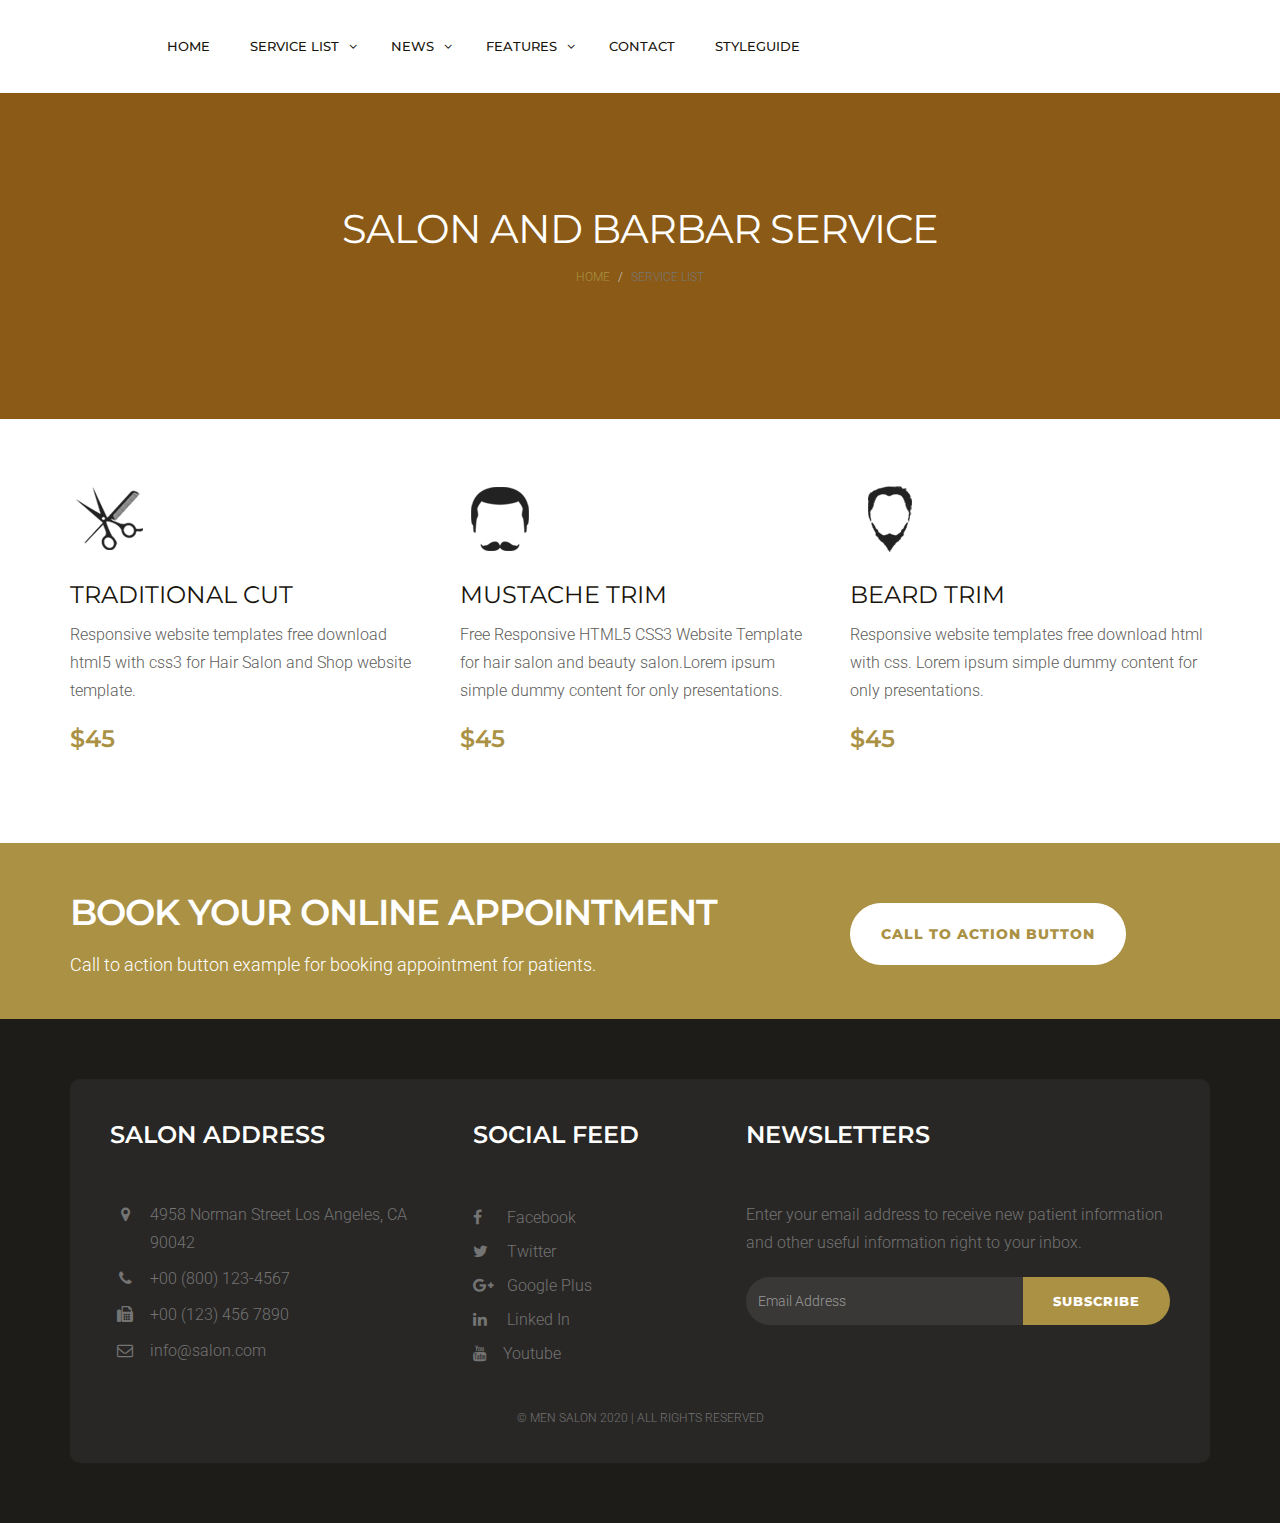
<file: service-list.html>
<!DOCTYPE html>
<html lang="en">

<head>
    <meta charset="utf-8">
    <meta http-equiv="X-UA-Compatible" content="IE=edge">
    <meta name="viewport" content="width=device-width, initial-scale=1">
    <!-- The above 3 meta tags *must* come first in the head; any other head content must come *after* these tags -->
    <meta name="description" content="Flower is free physiotherapy website template that perfectly designed for therapy center, physical therapy program courses, physiotherapy clinic and physician.">
    <meta name="keywords" content="best free website templates, html5 template, free responsive website templates,website layout,html5 website templates,template for website design, medical HTML5 templates">
    <title>Men Salon | Hair Salon Website Templates Free Download</title>
    <!-- Bootstrap -->
    <link href="css/bootstrap.min.css" rel="stylesheet">
    <!-- Google Fonts -->
    <link href="https://fonts.googleapis.com/css?family=Roboto:300,300i,400,400i,500,500i,700,700i%7cMontserrat:300,300i,400,400i,500,500i,600,600i,700,700i" rel="stylesheet">
    <!-- Font Awesome -->
    <link href="css/font-awesome.min.css" rel="stylesheet">
    <!-- Style -->
    <link href="css/style.css" rel="stylesheet">
    <!-- HTML5 shim and Respond.js for IE8 support of HTML5 elements and media queries -->
    <!-- WARNING: Respond.js doesn't work if you view the page via file:// -->
    <!--[if lt IE 9]>
      <script src="https://oss.maxcdn.com/html5shiv/3.7.3/html5shiv.min.js"></script>
      <script src="https://oss.maxcdn.com/respond/1.4.2/respond.min.js"></script>
    <![endif]-->
</head>

<body>
    <div class="header">
        <div class="container">
            <div class="row">
                
                <div class="col-lg-8 col-md-4 col-sm-12 col-xs-12">
                    <div class="navigation">
                        <div id="navigation">
                            <ul>
                                <li class="active"><a href="index.html" title="Home">Home</a></li>
                                <li class="has-sub"><a href="service-list.html" title="Service List">Service List</a>
                                    <ul>
                                        <li><a href="service-list.html" title="Service List">Service List</a></li>
                                        <li><a href="service-detail.html" title="Service Detail">Service Detail</a></li>
                                    </ul>
                                </li>
                                <li class="has-sub"><a href="blog-default.html" title="Blog ">News</a>
                                    <ul>
                                        <li><a href="blog-default.html" title="Blog">Blog Default</a></li>
                                        <li><a href="blog-single.html" title="Blog Single ">Blog Single</a></li>
                                    </ul>
                                </li>
                                <li><a href="#" title="Features">Features</a>
                                    <ul>
                                        <li><a href="testimonial.html" title="Service List">Testimonial</a></li>
                                        <li><a href="styleguide.html" title="Service Detail">Style Guide</a></li>
                                    </ul>
                                </li>
                                <li><a href="contact.html" title="Contact Us">Contact</a> </li>
                                <li><a href="styleguide.html" title="Styleguide">styleguide</a> </li>
                            </ul>
                        </div>
                    </div>
                </div>
            </div>
        </div>
    </div>
    <div class="page-header"><!-- page header -->
        <div class="container">
            <div class="row">
                <div class="col-lg-12 col-md-12 col-sm-12 col-xs-12">
                    <div class="page-caption">
                        <h2 class="page-title">salon and barbar service</h2>
                        <div class="page-breadcrumb">
                            <ol class="breadcrumb">
                                <li><a href="index.html">Home</a></li>
                                <li class="active">service list</li>
                            </ol>
                        </div>
                    </div>
                </div>
            </div>
        </div>
    </div><!-- /.page header -->
    <div class="content">
        <div class="container">
            <div class="row">
                <div class="col-lg-4 col-md-4 col-sm-4 col-xs-12">
                    <div class="service-block">
                        <!-- service block -->
                        <div class="service-icon mb20">
                            <!-- service img -->
                            <img src="images/service-icon-1.png" alt=" "> </div>
                        <!-- service img -->
                        <div class="service-content">
                            <!-- service content -->
                            <h2><a href="#" class="title">traditional cut</a></h2>
                            <p>Responsive website templates free download html5 with css3 for Hair Salon and Shop website template.</p>
                            <div class="price ">$45</div>
                        </div>
                        <!-- service content -->
                    </div>
                    <!-- /.service block -->
                </div>
                <div class="col-lg-4 col-md-4 col-sm-4 col-xs-12">
                    <div class="service-block">
                        <!-- service block -->
                        <div class="service-icon mb20">
                            <!-- service img -->
                            <img src="images/service-icon-2.png" alt=""> </div>
                        <!-- service img -->
                        <div class="service-content">
                            <!-- service content -->
                            <h2><a href="#" class="title">MUSTACHE TRIM</a></h2>
                            <p>Free Responsive HTML5 CSS3 Website Template for hair salon and beauty salon.Lorem ipsum simple dummy content for only presentations.</p>
                            <div class="price">$45</div>
                        </div>
                        <!-- service content -->
                    </div>
                    <!-- /.service block -->
                </div>
                <div class="col-lg-4 col-md-4 col-sm-4 col-xs-12">
                    <div class="service-block">
                        <!-- service block -->
                        <div class="service-icon mb20">
                            <!-- service img -->
                            <img src="images/service-icon-3.png" alt=""> </div>
                        <!-- service img -->
                        <div class="service-content">
                            <!-- service content -->
                            <h2><a href="#"  class="title">BEARD TRIM</a></h2>
                            <p>Responsive website templates free download html with css. Lorem ipsum simple dummy content for only presentations.</p>
                            <div class="price ">$45</div>
                        </div>
                        <!-- service content -->
                    </div>
                    <!-- /.service block -->
                </div>
            </div>
        </div>
    </div>
    <div class="space-small bg-primary">
        <!-- call to action -->
        <div class="container">
            <div class="row">
                <div class="col-lg-8 col-sm-7 col-md-8 col-xs-12">
                    <h1 class="cta-title">Book your online appointment</h1>
                    <p class="cta-text"> Call to action button example for booking appointment for patients.</p>
                </div>
                <div class="col-lg-4 col-sm-5 col-md-4 col-xs-12">
                    <a href="#" class="btn btn-white btn-lg mt20">Call to action Button</a>
                </div>
            </div>
        </div>
    </div>
    <div class="footer">
        <!-- footer-->
        <div class="container">
            <div class="footer-block">
                <!-- footer block -->
                <div class="row">
                    <div class="col-lg-4 col-md-4 col-sm-6 col-xs-12">
                        <div class="footer-widget">
                            <h2 class="widget-title">Salon Address</h2>
                            <ul class="listnone contact">
                                <li><i class="fa fa-map-marker"></i> 4958 Norman Street Los Angeles, CA 90042 </li>
                                <li><i class="fa fa-phone"></i> +00 (800) 123-4567</li>
                                <li><i class="fa fa-fax"></i> +00 (123) 456 7890</li>
                                <li><i class="fa fa-envelope-o"></i> info@salon.com</li>
                            </ul>
                        </div>
                    </div>
                    <div class="col-lg-3 col-md-3 col-sm-6 col-xs-12">
                        <div class="footer-widget footer-social">
                            <!-- social block -->
                            <h2 class="widget-title">Social Feed</h2>
                            <ul class="listnone">
                                <li>
                                    <a href="#"> <i class="fa fa-facebook"></i> Facebook </a>
                                </li>
                                <li><a href="#"><i class="fa fa-twitter"></i> Twitter</a></li>
                                <li><a href="#"><i class="fa fa-google-plus"></i> Google Plus</a></li>
                                <li><a href="#"><i class="fa fa-linkedin"></i> Linked In</a></li>
                                <li>
                                    <a href="#"> <i class="fa fa-youtube"></i>Youtube</a>
                                </li>
                            </ul>
                        </div>
                        <!-- /.social block -->
                    </div>
                    <div class="col-lg-5 col-md-5 col-sm-12 col-xs-12">
                        <div class="footer-widget widget-newsletter">
                            <!-- newsletter block -->
                            <h2 class="widget-title">Newsletters</h2>
                            <p>Enter your email address to receive new patient information and other useful information right to your inbox.</p>
                            <div class="input-group">
                                <input type="text" class="form-control" placeholder="Email Address">
                                <span class="input-group-btn">
                            <button class="btn btn-default" type="button">Subscribe</button>
                            </span>
                            </div>
                            <!-- /input-group -->
                        </div>
                        <!-- newsletter block -->
                    </div>
                </div>
                <div class="tiny-footer">
                    <!-- tiny footer block -->
                    <div class="row">
                        <div class="col-lg-12 col-md-12 col-sm-12 col-xs-12">
                            <div class="copyright-content">
                                <p>© Men Salon 2020 | all rights reserved</p>
                            </div>
                        </div>
                    </div>
                </div>
                <!-- /.tiny footer block -->
            </div>
            <!-- /.footer block -->
        </div>
    </div>
    <!-- /.footer-->
    <!-- jQuery (necessary for Bootstrap's JavaScript plugins) -->
    <script src="js/jquery.min.js"></script>
    <!-- Include all compiled plugins (below), or include individual files as needed -->
    <script src="js/bootstrap.min.js"></script>
    <script src="js/menumaker.js"></script>
    <script src="js/jquery.sticky.js"></script>
    <script src="js/sticky-header.js"></script>
</body>

</html>
</file>
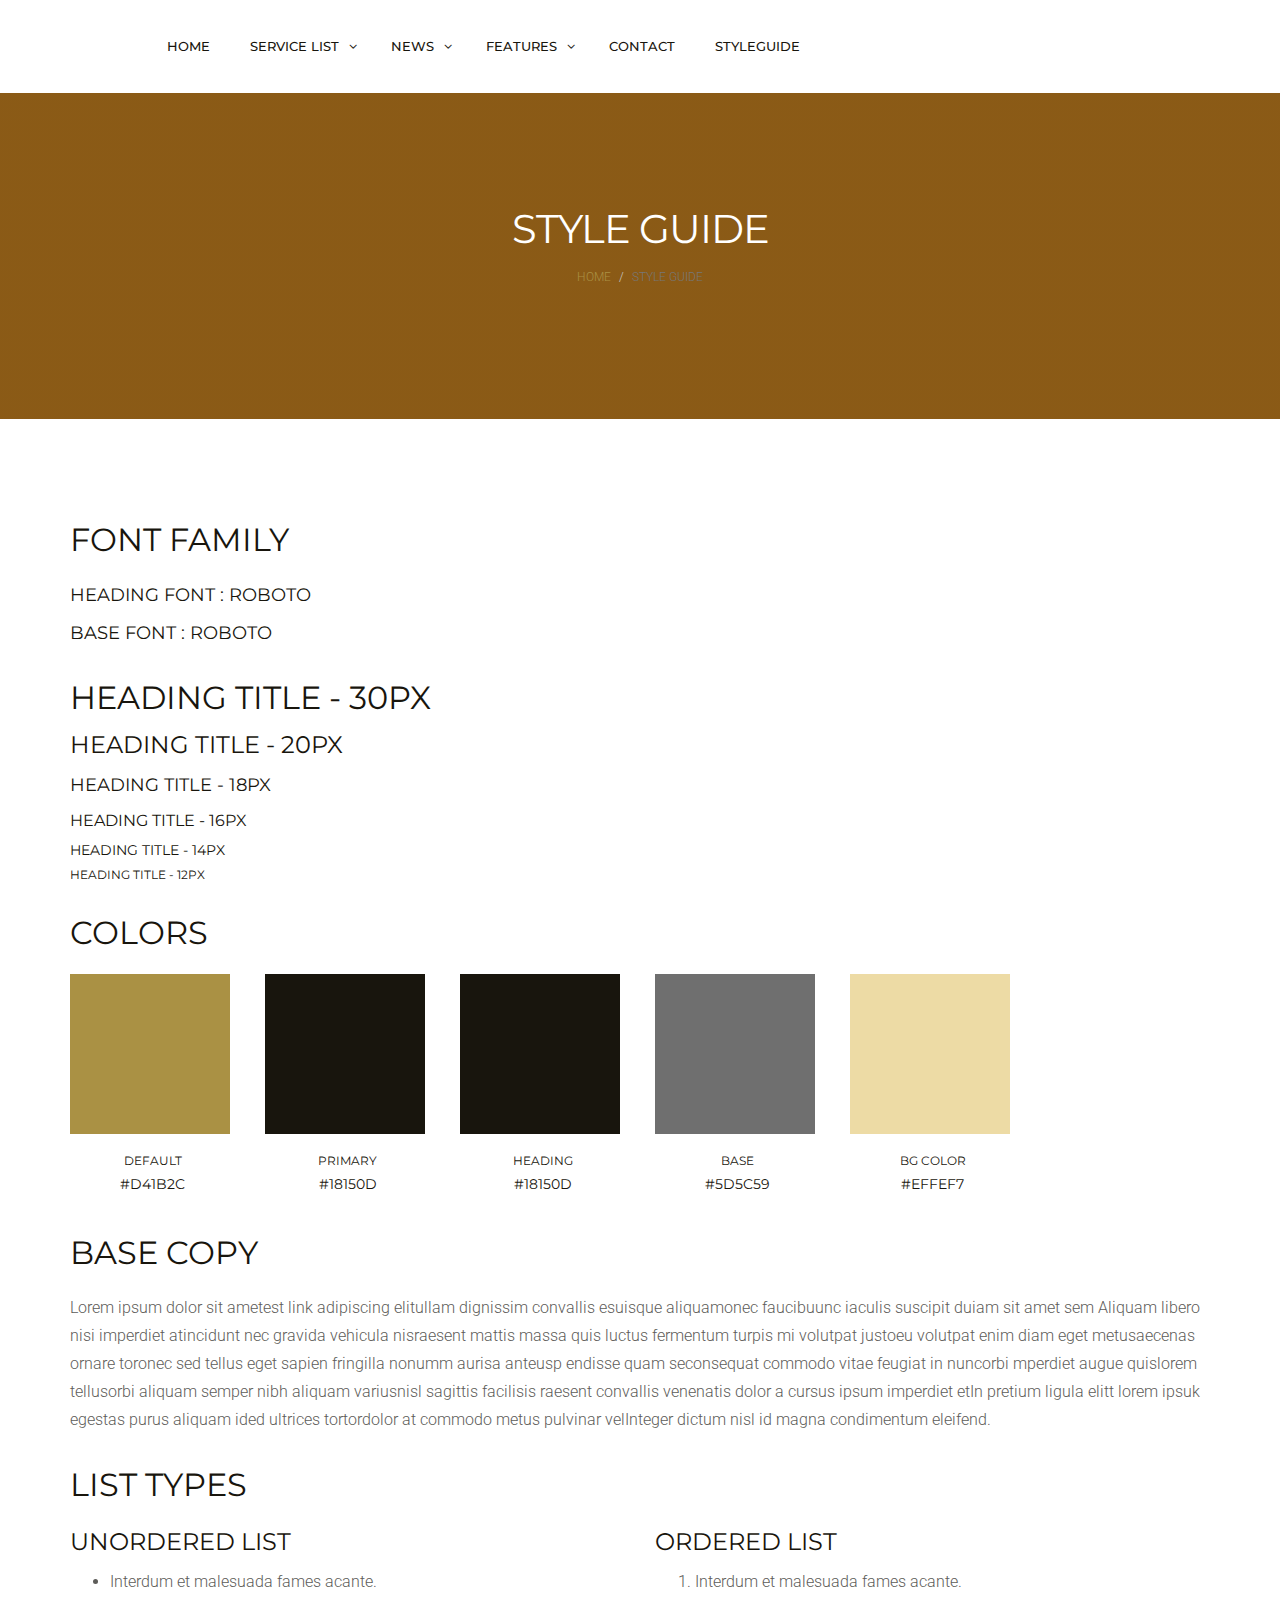
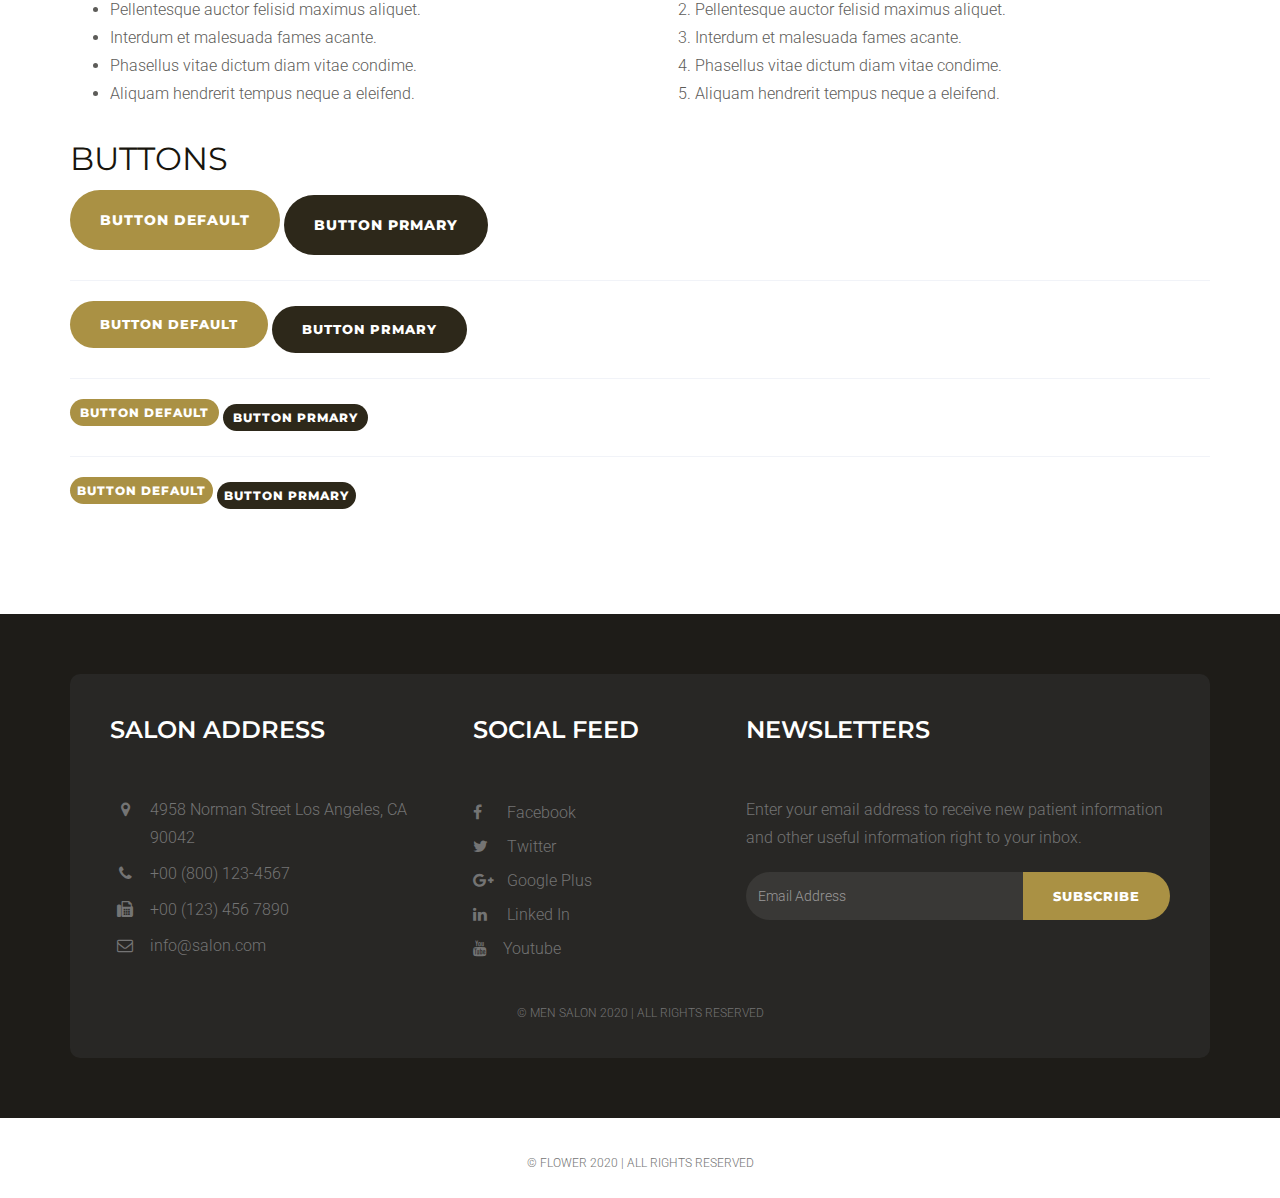
<file: styleguide.html>
<!DOCTYPE html>
<html lang="en">

<head>
    <meta charset="utf-8">
    <meta http-equiv="X-UA-Compatible" content="IE=edge">
    <meta name="viewport" content="width=device-width, initial-scale=1">
    <!-- The above 3 meta tags *must* come first in the head; any other head content must come *after* these tags -->
    <meta name="description" content="Hair salon templates for mens hair cut service provider.">
    <meta name="keywords" content="hair salon website templates free download, html5 template, free responsive website templates, website layout,html5 website templates, template for website design, beauty HTML5 templates, cosmetics website templates free download">
    <title>Men Salon | Hair Salon Website Templates Free Download</title>
    <!-- Bootstrap -->
    <link href="css/bootstrap.min.css" rel="stylesheet">
    <!-- Google Fonts -->
    <link href="https://fonts.googleapis.com/css?family=Roboto:300,300i,400,400i,500,500i,700,700i%7cMontserrat:300,300i,400,400i,500,500i,600,600i,700,700i" rel="stylesheet">
    <!-- Font Awesome -->
    <link href="css/font-awesome.min.css" rel="stylesheet">
    <!-- Style -->
    <link href="css/style.css" rel="stylesheet">
    <!-- HTML5 shim and Respond.js for IE8 support of HTML5 elements and media queries -->
    <!-- WARNING: Respond.js doesn't work if you view the page via file:// -->
    <!--[if lt IE 9]>
      <script src="https://oss.maxcdn.com/html5shiv/3.7.3/html5shiv.min.js"></script>
      <script src="https://oss.maxcdn.com/respond/1.4.2/respond.min.js"></script>
    <![endif]-->
</head>

<body>
    <div class="header">
        <div class="container">
            <div class="row">
                
                <div class="col-lg-8 col-md-4 col-sm-12 col-xs-12">
                      <div class="navigation">
                        <div id="navigation">
                            <ul>
                                <li class="active"><a href="index.html" title="Home">Home</a></li>
                                <li class="has-sub"><a href="service-list.html" title="Service List">Service List</a>
                                    <ul>
                                        <li><a href="service-list.html" title="Service List">Service List</a></li>
                                        <li><a href="service-detail.html" title="Service Detail">Service Detail</a></li>
                                    </ul>
                                </li>
                                <li class="has-sub"><a href="blog-default.html" title="Blog ">News</a>
                                    <ul>
                                        <li><a href="blog-default.html" title="Blog">Blog Default</a></li>
                                        <li><a href="blog-single.html" title="Blog Single ">Blog Single</a></li>
                                    </ul>
                                </li>
                                <li><a href="#" title="Features">Features</a>
                                    <ul>
                                        <li><a href="testimonial.html" title="Service List">Testimonial</a></li>
                                        <li><a href="styleguide.html" title="Service Detail">Style Guide</a></li>
                                    </ul>
                                </li>
                                <li><a href="contact.html" title="Contact Us">Contact</a> </li>
                                <li><a href="styleguide.html" title="Styleguide">styleguide</a> </li>
                            </ul>
                        </div>
                    </div>
                </div>
            </div>
        </div>
    </div>
    <div class="page-header">
        <div class="container">
            <div class="row">
                <div class="col-lg-12 col-md-12 col-sm-12 col-xs-12">
                    <div class="page-caption">
                        <h2 class="page-title">Style Guide</h2>
                        <div class="page-breadcrumb">
                            <ol class="breadcrumb">
                                <li><a href="index.html">Home</a></li>
                                <li class="active">Style Guide</li>
                            </ol>
                        </div>
                    </div>
                </div>
            </div>
        </div>
    </div>
    <div class="space-medium">
        <div class="container">
            <div class="row">
                <div class="col-lg-12 col-md-12 col-sm-12 col-xs-12">
                    <div class="mb30">
                        <h1 class="mb20">Font Family</h1>
                        <h3>Heading Font : Roboto</h3>
                        <h3>Base Font : Roboto </h3>
                        </div>
                      
      </div>
      <div class="col-lg-12 col-md-12 col-sm-12 col-xs-12">
                <div class="mb30">
                  <h1>Heading title    -    30px</h1>
                  <h2>Heading title    -    20px</h2>
                  <h3>Heading title    -    18px</h3>
                        <h4>Heading title   -    16px</h4>
                        <h5>Heading title    -    14px</h5>
                        <h6>Heading title    -    12px</h6>
                    </div>
                </div>
                <div class="col-lg-12 col-md-12 col-sm-12 col-xs-12">
                    <div class="mb30">
                        <h1 class="mb20">Colors</h1>
                        <div class="row">
                            <div class="col-lg-2 col-md-2 col-sm-4 col-xs-12 text-center">
                                <div class="box-default-color"> </div>
                                <div class="box-info">
                                    <h6 class="mt20">DEFAULT</h6>
                                    <h5>#d41b2c</h5>
                                </div>
                            </div>
                            <div class="col-lg-2 col-md-2 col-sm-4 col-xs-12 text-center">
                                <div class="box-primary-color"> </div>
                                <div class="box-info">
                                    <h6 class="mt20">PRIMARY</h6>
                                    <h5>#18150d</h5>
                                </div>
                            </div>
                            <div class="col-lg-2 col-md-2 col-sm-4 col-xs-12 text-center">
                                <div class="box-heading-color"></div>
                                <div class="box-info">
                                    <h6 class="mt20">HEADING</h6>
                                    <h5>#18150d</h5>
                                </div>
                            </div>
                            <div class="col-lg-2 col-md-2 col-sm-4 col-xs-12 text-center">
                                <div class="box-secondary-color"> </div>
                                <div class="box-info">
                                    <h6 class="mt20">BASE</h6>
                                    <h5>#5d5c59</h5>
                                </div>
                            </div>
                            <div class="col-lg-2 col-md-2 col-sm-4 col-xs-12 text-center">
                                <div class="box-bg-color"> </div>
                                <div class="box-info">
                                    <h6 class="mt20">BG COLOR</h6>
                                    <h5>#effef7</h5>
                                </div>
                            </div>
                            <div class="col-lg-2 col-md-2 col-sm-4 col-xs-12 text-center"></div>
                        </div>
                    </div>
                </div>
                <div class="col-lg-12 col-md-12 col-sm-12 col-xs-12">
                    <div class="mb30">
                        <h1 class="mb20">Base Copy</h1>
                        <p>Lorem ipsum dolor sit ametest link adipiscing elitullam dignissim convallis esuisque aliquamonec faucibuunc iaculis suscipit duiam sit amet sem Aliquam libero nisi imperdiet atincidunt nec gravida vehicula nisraesent mattis massa quis luctus fermentum turpis mi volutpat justoeu volutpat enim diam eget metusaecenas ornare toronec sed tellus eget sapien fringilla nonumm aurisa anteusp endisse quam seconsequat commodo vitae feugiat in nuncorbi mperdiet augue quislorem tellusorbi aliquam semper nibh aliquam variusnisl sagittis facilisis raesent convallis venenatis dolor a cursus ipsum imperdiet etIn pretium ligula elitt lorem ipsuk egestas purus aliquam ided ultrices tortordolor at commodo metus pulvinar velInteger dictum nisl id magna condimentum eleifend. </p>
                    </div>
                </div>
                <div class="col-lg-12 col-md-12 col-sm-12 col-xs-12">
                    <div class="mb30">
                        <h1 class="mb20">List Types</h1>
                        <div class="row">
                            <div class="col-lg-6 col-md-6 col-sm-6 col-xs-12">
                                <h2 class="mb10">Unordered List</h2>
                                <ul class="">
                                    <li>Interdum et malesuada fames acante.</li>
                                    <li>Pellentesque auctor felisid maximus aliquet.</li>
                                    <li>Interdum et malesuada fames acante.</li>
                                    <li>Phasellus vitae dictum diam vitae condime.</li>
                                    <li>Aliquam hendrerit tempus neque a eleifend. </li>
                                </ul>
                            </div>
                            <div class="col-lg-6 col-md-6 col-sm-6 col-xs-12">
                                <h2 class="mb10">Ordered List</h2>
                                <ol class="">
                                    <li>Interdum et malesuada fames acante.</li>
                                    <li>Pellentesque auctor felisid maximus aliquet.</li>
                                    <li>Interdum et malesuada fames acante.</li>
                                    <li>Phasellus vitae dictum diam vitae condime.</li>
                                    <li>Aliquam hendrerit tempus neque a eleifend. </li>
                                </ol>
                            </div>
                        </div>
                    </div>
                </div>
                <div class="col-lg-12 col-md-12 col-sm-12 col-xs-12">
                    <h1>Buttons</h1>
                    <div class="row">
                        <div class="col-lg-12 col-md-12 col-sm-12 col-xs-12">
                            <a href="#" class="btn btn-default btn-lg mb10">Button Default</a>
                            <a href="#" class="btn btn-primary btn-lg">Button Prmary</a>
                            <hr>
                            <a href="#" class="btn btn-default mb10">Button Default</a>
                            <a href="#" class="btn btn-primary">Button Prmary</a>
                            <hr>
                            <a href="#" class="btn btn-default btn-sm mb10">Button Default</a>
                            <a href="#" class="btn btn-primary btn-sm">Button Prmary</a>
                            <hr>
                            <a href="#" class="btn btn-default btn-xs mb10">Button Default</a>
                            <a href="#" class="btn btn-primary btn-xs">Button Prmary</a>
                        </div>
                    </div>
                </div>
            </div>
        </div>
    </div>
   <div class="footer">
        <!-- footer-->
        <div class="container">
            <div class="footer-block">
                <!-- footer block -->
                <div class="row">
                    <div class="col-lg-4 col-md-4 col-sm-6 col-xs-12">
                        <div class="footer-widget">
                            <h2 class="widget-title">Salon Address</h2>
                            <ul class="listnone contact">
                                <li><i class="fa fa-map-marker"></i> 4958 Norman Street Los Angeles, CA 90042 </li>
                                <li><i class="fa fa-phone"></i> +00 (800) 123-4567</li>
                                <li><i class="fa fa-fax"></i> +00 (123) 456 7890</li>
                                <li><i class="fa fa-envelope-o"></i> info@salon.com</li>
                            </ul>
                        </div>
                    </div>
                    <div class="col-lg-3 col-md-3 col-sm-6 col-xs-12">
                        <div class="footer-widget footer-social">
                            <!-- social block -->
                            <h2 class="widget-title">Social Feed</h2>
                            <ul class="listnone">
                                <li>
                                    <a href="#"> <i class="fa fa-facebook"></i> Facebook </a>
                                </li>
                                <li><a href="#"><i class="fa fa-twitter"></i> Twitter</a></li>
                                <li><a href="#"><i class="fa fa-google-plus"></i> Google Plus</a></li>
                                <li><a href="#"><i class="fa fa-linkedin"></i> Linked In</a></li>
                                <li>
                                    <a href="#"> <i class="fa fa-youtube"></i>Youtube</a>
                                </li>
                            </ul>
                        </div>
                        <!-- /.social block -->
                    </div>
                    <div class="col-lg-5 col-md-5 col-sm-12 col-xs-12">
                        <div class="footer-widget widget-newsletter">
                            <!-- newsletter block -->
                            <h2 class="widget-title">Newsletters</h2>
                            <p>Enter your email address to receive new patient information and other useful information right to your inbox.</p>
                            <div class="input-group">
                                <input type="text" class="form-control" placeholder="Email Address">
                                <span class="input-group-btn">
                            <button class="btn btn-default" type="button">Subscribe</button>
                            </span>
                            </div>
                            <!-- /input-group -->
                        </div>
                        <!-- newsletter block -->
                    </div>
                </div>
                <div class="tiny-footer">
                    <!-- tiny footer block -->
                    <div class="row">
                        <div class="col-lg-12 col-md-12 col-sm-12 col-xs-12">
                            <div class="copyright-content">
                                <p>© Men Salon 2020 | all rights reserved</p>
                            </div>
                        </div>
                    </div>
                </div>
                <!-- /.tiny footer block -->
            </div>
            <!-- /.footer block -->
        </div>
    </div>
    <!-- /.footer-->
    <div class="tiny-footer">
        <div class="container">
            <div class="row">
                <div class="col-lg-12 col-md-12 col-sm-12 col-xs-12">
                    <div class="copyright-content">
                        <p>© Flower 2020 | all rights reserved</p>
                    </div>
                </div>
            </div>
        </div>
    </div>
    <!-- jQuery (necessary for Bootstrap's JavaScript plugins) -->
    <script src="js/jquery.min.js"></script>
    <!-- Include all compiled plugins (below), or include individual files as needed -->
    <script src="js/bootstrap.min.js"></script>
    <script src="js/menumaker.js"></script>
    <script src="js/jquery.sticky.js"></script>
    <script src="js/sticky-header.js"></script>
</body>

</html>
</file>
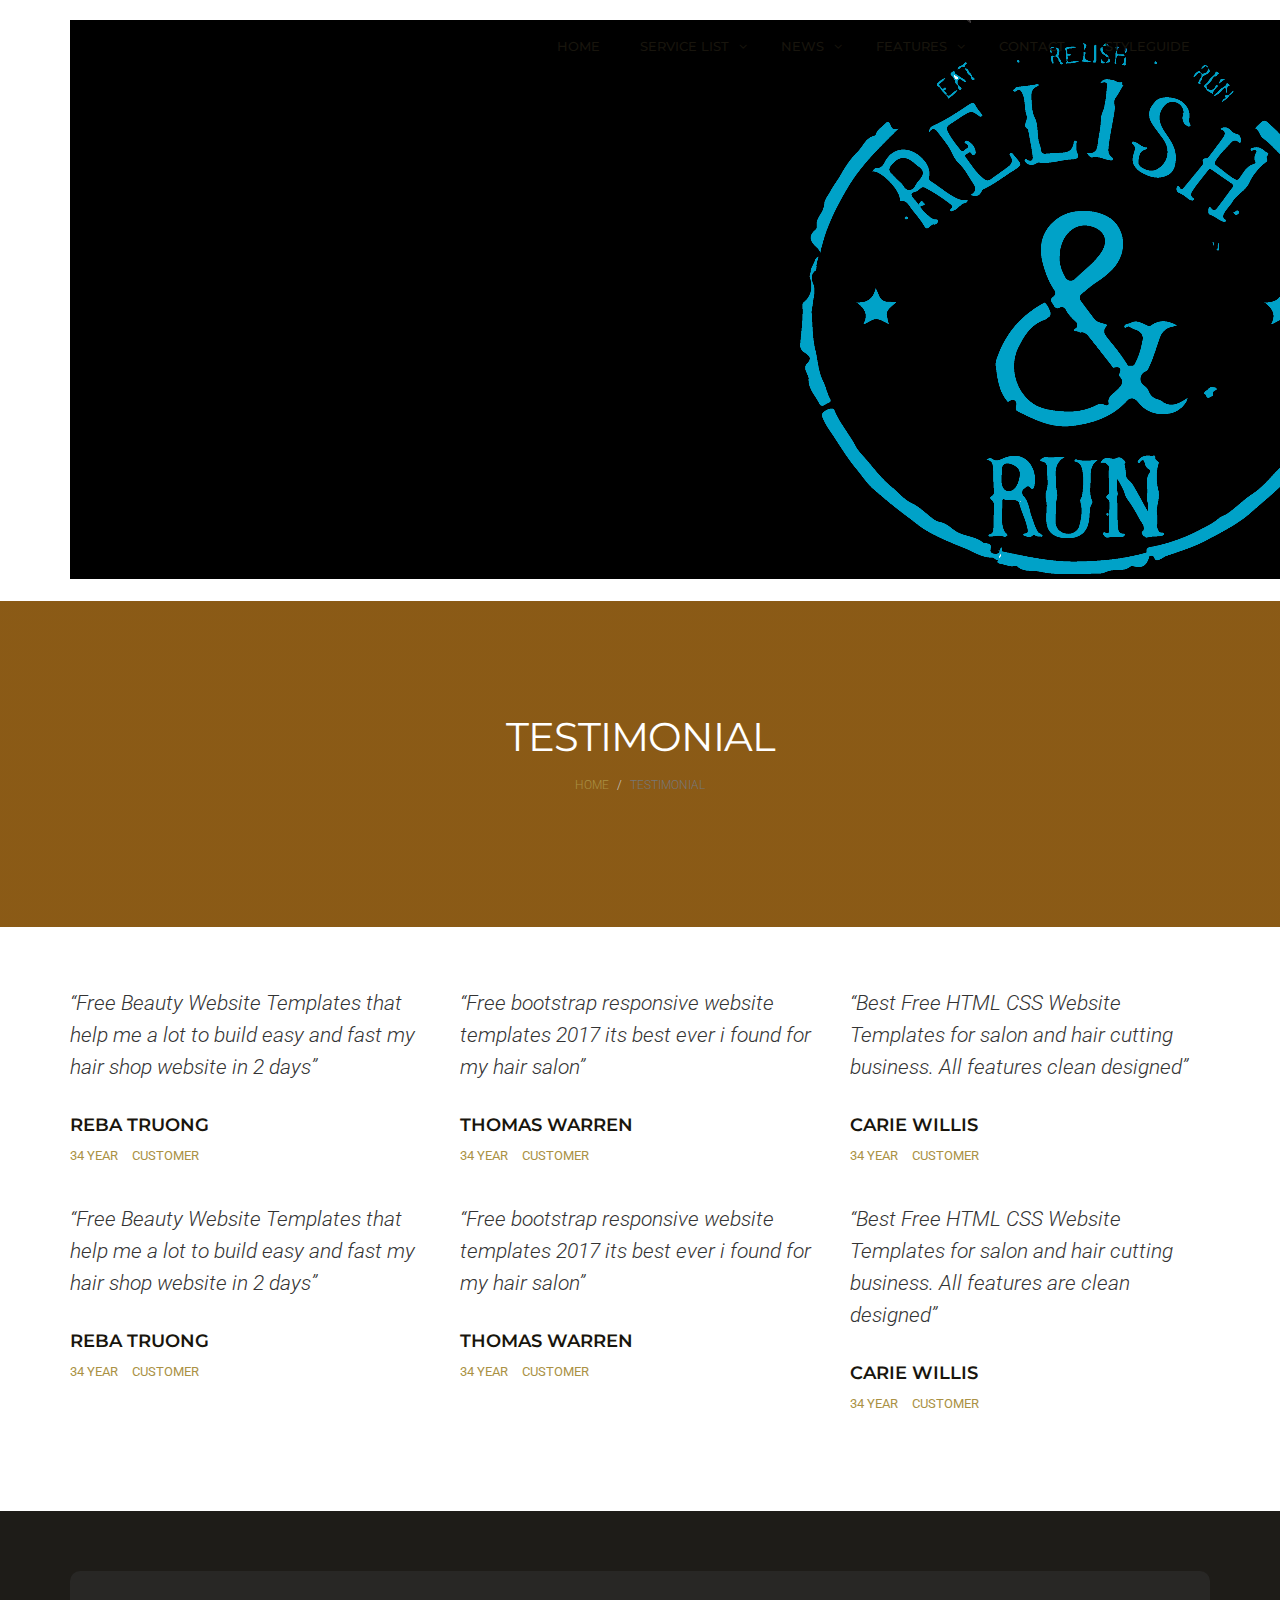
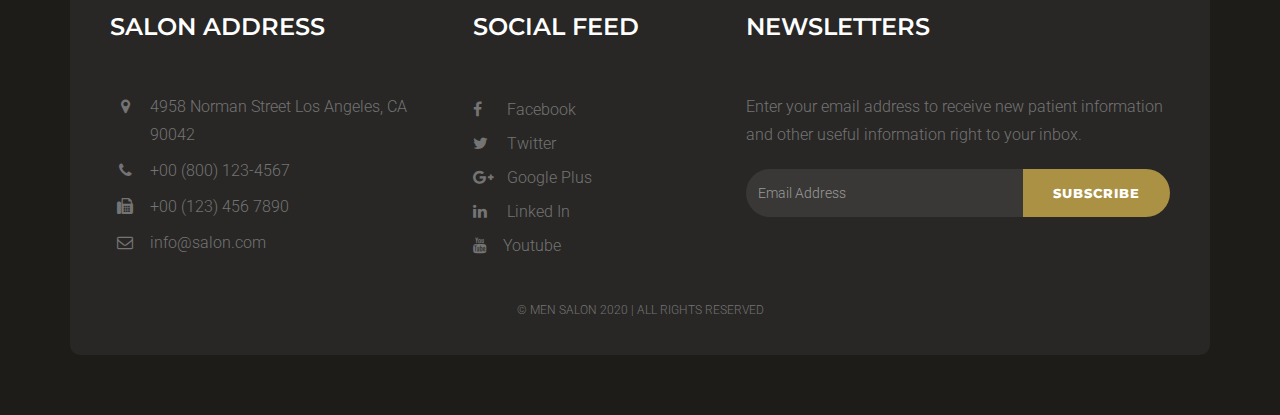
<file: testimonial.html>
<!DOCTYPE html>
<html lang="en">

<head>
    <meta charset="utf-8">
    <meta http-equiv="X-UA-Compatible" content="IE=edge">
    <meta name="viewport" content="width=device-width, initial-scale=1">
    <!-- The above 3 meta tags *must* come first in the head; any other head content must come *after* these tags -->
    <meta name="description" content="Hair salon templates for mens hair cut service provider.">
    <meta name="keywords" content="hair salon website templates free download, html5 template, free responsive website templates, website layout,html5 website templates, template for website design, beauty HTML5 templates, cosmetics website templates free download">
    <title>Men Salon | Hair Salon Website Templates Free Download</title>
    <!-- Bootstrap -->
    <link href="css/bootstrap.min.css" rel="stylesheet">
    <!-- Google Fonts -->
    <link href="https://fonts.googleapis.com/css?family=Roboto:300,300i,400,400i,500,500i,700,700i%7cMontserrat:300,300i,400,400i,500,500i,600,600i,700,700i" rel="stylesheet">
    <!-- Font Awesome -->
    <link href="css/font-awesome.min.css" rel="stylesheet">
    <!-- Style -->
    <link href="css/style.css" rel="stylesheet">
    <!-- HTML5 shim and Respond.js for IE8 support of HTML5 elements and media queries -->
    <!-- WARNING: Respond.js doesn't work if you view the page via file:// -->
    <!--[if lt IE 9]>
      <script src="https://oss.maxcdn.com/html5shiv/3.7.3/html5shiv.min.js"></script>
      <script src="https://oss.maxcdn.com/respond/1.4.2/respond.min.js"></script>
    <![endif]-->
</head>

<body>
    <div class="header">
        <div class="container">
            <div class="row">
                <div class="col-lg-4 col-md-4 col-sm-12 col-xs-12">
                    <a href="index.html"><img src="images/logo.png" alt=""></a>
                </div>
                <div class="col-lg-8 col-md-4 col-sm-12 col-xs-12">
                      <div class="navigation">
                        <div id="navigation">
                            <ul>
                                <li class="active"><a href="index.html" title="Home">Home</a></li>
                                <li class="has-sub"><a href="service-list.html" title="Service List">Service List</a>
                                    <ul>
                                        <li><a href="service-list.html" title="Service List">Service List</a></li>
                                        <li><a href="service-detail.html" title="Service Detail">Service Detail</a></li>
                                    </ul>
                                </li>
                                <li class="has-sub"><a href="blog-default.html" title="Blog ">News</a>
                                    <ul>
                                        <li><a href="blog-default.html" title="Blog">Blog Default</a></li>
                                        <li><a href="blog-single.html" title="Blog Single ">Blog Single</a></li>
                                    </ul>
                                </li>
                                <li><a href="#" title="Features">Features</a>
                                    <ul>
                                        <li><a href="testimonial.html" title="Service List">Testimonial</a></li>
                                        <li><a href="styleguide.html" title="Service Detail">Style Guide</a></li>
                                    </ul>
                                </li>
                                <li><a href="contact.html" title="Contact Us">Contact</a> </li>
                                <li><a href="styleguide.html" title="Styleguide">styleguide</a> </li>
                            </ul>
                        </div>
                    </div>
                </div>
            </div>
        </div>
    </div>
    <div class="page-header">
        <div class="container">
            <div class="row">
                <div class="col-lg-12 col-md-12 col-sm-12 col-xs-12">
                    <div class="page-caption">
                        <h2 class="page-title">Testimonial</h2>
                        <div class="page-breadcrumb">
                            <ol class="breadcrumb">
                                <li><a href="index.html">Home</a></li>
                                <li class="active">Testimonial</li>
                            </ol>
                        </div>
                    </div>
                </div>
            </div>
        </div>
    </div>
    <div class="content">
        <div class="container">
            <div class="row">
                <div class="col-lg-4 col-md-4 col-sm-6 col-xs-12">
                    <div class="testimonial-block">
                        <!-- testimonial block -->
                        <div class="testimonial-content">
                            <p class="testimonial-text">“Free Beauty Website Templates that help me a lot to build easy and fast my hair shop website in 2 days”</p>
                        </div>
                        <div class="testimonial-info">
                            <h4 class="testimonial-name">Reba Truong</h4>
                            <span class="testimonial-meta">34 Year</span> <span class="testimonial-meta">Customer</span> </div>
                    </div>
                    <!--/. testimonial block -->
                </div>
                <div class="col-lg-4 col-md-4 col-sm-6 col-xs-12">
                    <div class="testimonial-block">
                        <!-- testimonial block -->
                        <div class="testimonial-content">
                            <p class="testimonial-text">“Free bootstrap responsive website templates 2017 its best ever i found for my hair salon”</p>
                        </div>
                        <div class="testimonial-info">
                            <h4 class="testimonial-name">Thomas Warren</h4>
                            <span class="testimonial-meta">34 Year</span> <span class="testimonial-meta ">Customer</span> </div>
                    </div>
                    <!--/. testimonial block -->
                </div>
                <div class="col-lg-4 col-md-4 col-sm-6 col-xs-12">
                    <div class="testimonial-block">
                        <!-- testimonial block -->
                        <div class="testimonial-content">
                            <p class="testimonial-text">“Best Free HTML CSS Website Templates for salon and hair cutting business. All features clean designed”</p>
                        </div>
                        <div class="testimonial-info">
                            <h4 class="testimonial-name">Carie Willis</h4>
                            <span class="testimonial-meta">34 Year</span> <span class="testimonial-meta">Customer</span> </div>
                    </div>
                    <!--/. testimonial block -->
                </div>
                <div class="col-lg-4 col-md-4 col-sm-6 col-xs-12">
                    <div class="testimonial-block">
                        <!-- testimonial block -->
                        <div class="testimonial-content">
                            <p class="testimonial-text">“Free Beauty Website Templates that help me a lot to build easy and fast my hair shop website in 2 days”</p>
                        </div>
                        <div class="testimonial-info">
                            <h4 class="testimonial-name">Reba Truong</h4>
                            <span class="testimonial-meta">34 Year</span> <span class="testimonial-meta">Customer</span> </div>
                    </div>
                    <!--/. testimonial block -->
                </div>
                <div class="col-lg-4 col-md-4 col-sm-6 col-xs-12">
                    <div class="testimonial-block">
                        <!-- testimonial block -->
                        <div class="testimonial-content">
                            <p class="testimonial-text">“Free bootstrap responsive website templates 2017 its best ever i found for my hair salon”</p>
                        </div>
                        <div class="testimonial-info">
                            <h4 class="testimonial-name">Thomas Warren</h4>
                            <span class="testimonial-meta">34 Year</span> <span class="testimonial-meta ">Customer</span> </div>
                    </div>
                    <!--/. testimonial block -->
                </div>
                <div class="col-lg-4 col-md-4 col-sm-6 col-xs-12">
                    <div class="testimonial-block">
                        <!-- testimonial block -->
                        <div class="testimonial-content">
                            <p class="testimonial-text">“Best Free HTML CSS Website Templates for salon and hair cutting business. All features are clean designed”</p>
                        </div>
                        <div class="testimonial-info">
                            <h4 class="testimonial-name">Carie Willis</h4>
                            <span class="testimonial-meta">34 Year</span> <span class="testimonial-meta">Customer</span> </div>
                    </div>
                    <!--/. testimonial block -->
                </div>
            </div>
        </div>
    </div>
    <div class="footer">
        <!-- footer-->
        <div class="container">
            <div class="footer-block">
                <!-- footer block -->
                <div class="row">
                    <div class="col-lg-4 col-md-4 col-sm-6 col-xs-12">
                        <div class="footer-widget">
                            <h2 class="widget-title">Salon Address</h2>
                            <ul class="listnone contact">
                                <li><i class="fa fa-map-marker"></i> 4958 Norman Street Los Angeles, CA 90042 </li>
                                <li><i class="fa fa-phone"></i> +00 (800) 123-4567</li>
                                <li><i class="fa fa-fax"></i> +00 (123) 456 7890</li>
                                <li><i class="fa fa-envelope-o"></i> info@salon.com</li>
                            </ul>
                        </div>
                    </div>
                    <div class="col-lg-3 col-md-3 col-sm-6 col-xs-12">
                        <div class="footer-widget footer-social">
                            <!-- social block -->
                            <h2 class="widget-title">Social Feed</h2>
                            <ul class="listnone">
                                <li>
                                    <a href="#"> <i class="fa fa-facebook"></i> Facebook </a>
                                </li>
                                <li><a href="#"><i class="fa fa-twitter"></i> Twitter</a></li>
                                <li><a href="#"><i class="fa fa-google-plus"></i> Google Plus</a></li>
                                <li><a href="#"><i class="fa fa-linkedin"></i> Linked In</a></li>
                                <li>
                                    <a href="#"> <i class="fa fa-youtube"></i>Youtube</a>
                                </li>
                            </ul>
                        </div>
                        <!-- /.social block -->
                    </div>
                    <div class="col-lg-5 col-md-5 col-sm-12 col-xs-12">
                        <div class="footer-widget widget-newsletter">
                            <!-- newsletter block -->
                            <h2 class="widget-title">Newsletters</h2>
                            <p>Enter your email address to receive new patient information and other useful information right to your inbox.</p>
                            <div class="input-group">
                                <input type="text" class="form-control" placeholder="Email Address">
                                <span class="input-group-btn">
                            <button class="btn btn-default" type="button">Subscribe</button>
                            </span>
                            </div>
                            <!-- /input-group -->
                        </div>
                        <!-- newsletter block -->
                    </div>
                </div>
                <div class="tiny-footer">
                    <!-- tiny footer block -->
                    <div class="row">
                        <div class="col-lg-12 col-md-12 col-sm-12 col-xs-12">
                            <div class="copyright-content">
                                <p>© Men Salon 2020 | all rights reserved</p>
                            </div>
                        </div>
                    </div>
                </div>
                <!-- /.tiny footer block -->
            </div>
            <!-- /.footer block -->
        </div>
    </div>
    <!-- /.footer-->
    <!-- jQuery (necessary for Bootstrap's JavaScript plugins) -->
    <script src="js/jquery.min.js"></script>
    <!-- Include all compiled plugins (below), or include individual files as needed -->
    <script src="js/bootstrap.min.js"></script>
    <script src="js/menumaker.js"></script>
    <script src="js/jquery.sticky.js"></script>
    <script src="js/sticky-header.js"></script>
</body>

</html>
</file>
<file: css/style.css>
@charset "UTF-8";

/* CSS Document */

/*------------------------------------------------------------------

Template Name:      Hair Salon Website Templates Free Download
Version:            1.0.0
Created Date:       30/03/2017 
Author:             Jitu Chauhan 

------------------------------------------------------------------
[CSS Table of contents]

1.  Body / Typography 
2.  Form Elements
3.  Buttons
4.  General / Elements
        4.1 Section space
        4.2 Margin space
        4.3 Padding space
        4.4 Background color
        4.5 Features
        4.7 Call to actions
        4.8 Img hover effect
        4.9 Icon
        -----------------------
5. Header / Navigations
        5.1 Header Regular
        5.2 Header Transparent
        5.3 Navigation Regular
        5.4 Page Header

        -----------------------
6. Slider
        6.1 Slider
        -----------------------
7. Content
8. Footers
9. Pages
    9.1  Service
    9.2  Service Single / sidebar with sidenav
    9.3  Testimonial
    9.4  Contact us
    9.5  Styleguide
    ------------------------------------
10.Blog
    10.1 Blog Default
    10.2 Blog Single
    ------------------------------------
11.Sidebar
    11.1 Widget
    ------------------------------------

13. Media Queries

------------------------------------------------------------------*/

/*-----------------------------------
    1. Body / Typography 
-----------------------------------*/

body { font-size: 16px;
    background-color: #fff;
    color: #5d5c59;
    font-family: 'Roboto', sans-serif;
    line-height: 28px;
    font-weight: 300; }
h1, h2, h3, h4, h5, h6 { margin: 0; padding: 0; margin-bottom: 10px; color: #18150d; font-weight: 400; 
    font-family: 'Montserrat', sans-serif; text-transform: uppercase; -webkit-font-smoothing: antialiased; text-rendering: optimizeLegibility; }
h1 { font-size: 32px; line-height: 42px; }
h2 { font-size: 24px; line-height: 32px; }
h3 { font-size: 18px; line-height: 28px; }
h4 { font-size: 16px; line-height: 24px; margin-bottom: 10px; }
h5 { font-size: 14px; }
h6 { font-size: 12px; }
p { margin: 0 0 20px; }
p:last-child { margin-bottom: 0px; }
ul, ol { margin: 0; }
ul li, ol li { }
a { color: #aa9144; text-decoration: none; -webkit-transition: all 0.3s; -moz-transition: all 0.3s; transition: all 0.3s; }
a:focus, a:hover { text-decoration: none; color: #8e7424; }
 
b, strong {
    font-weight: 400;
}
.listnone { list-style: none; padding: 0px; }
.lead { font-size: 21px; color: #3c3c3c; font-weight: 400; }
.italic { font-style: italic; }
.small-text { color: #b4b1ac; font-size: 12px; }
.text-caps { text-transform: uppercase; letter-spacing: 2px; }
::selection { background: #ffecb3; color: #333; }
h3 small { font-weight: 400; line-height: 1; color: #aa9144; font-size: 14px; }
 
hr { margin-top: 20px; margin-bottom: 20px; border: 0; border-top: 1px solid #f1f3f8; }
blockquote { padding: 10px 20px; margin: 0px; font-size: 21px; line-height: 32px; color: #3c3c3c; font-style: italic; border-left: 5px solid #aa9144; }

/*-------------- align ------------*/

/* =WordPress Core
-------------------------------------------------------------- */

.alignnone { margin: 5px 20px 20px 0; }
.aligncenter, div.aligncenter { display: block; margin: 5px auto 5px auto; }
.alignright { float: right; margin: 0px 0 30px 30px;  }
.alignleft { float: left; margin: 0px 30px 0px 0;   }
a img.alignright { float: right; margin: 0px 0 30px 30px; }
a img.alignnone { margin: 5px 20px 20px 0; }
a img.alignleft { float: left; margin: 5px 20px 20px 0; }
a img.aligncenter { display: block; margin-left: auto; margin-right: auto; }
.wp-caption { background: #fff; border: 1px solid #f0f0f0; max-width: 96%;    /* Image does not overflow the content area */ padding: 5px 3px 10px; text-align: center; }
.wp-caption.alignnone { margin: 5px 20px 20px 0; }
.wp-caption.alignleft { margin: 5px 20px 20px 0; }
.wp-caption.alignright { margin: 5px 0 20px 20px; }
.wp-caption img { border: 0 none; height: auto; margin: 0; max-width: 98.5%; padding: 0; width: auto; }
.wp-caption p.wp-caption-text { font-size: 11px; line-height: 17px; margin: 0; padding: 0 4px 5px; }

/*-----------------------------------
    2. Form css 
-----------------------------------*/
label { }
.control-label { color: #474747; font-weight: 700; font-size: 12px; text-transform: uppercase; }
.form-control { width: 100%; height: 50px; padding: 6px 12px; 
    font-size: 16px; line-height: 1.42857143; color: #333; background-color: #fff; border: 1px solid #dcd9d3; 
    background-image: none; border-radius: 10px; -webkit-box-shadow: inset 0 0px 0px rgba(255, 255, 255, .075); 
    box-shadow: inset 3px 3px 3px rgba(255, 255, 255, .075); margin-bottom: 15px; }
.form-control:focus { border-color: #bab6ae;
    outline: 0;
    -webkit-box-shadow: inset 0 1px 1px rgba(255, 255, 255, .075), 0 0 8px rgba(255, 255, 255, .6);
    box-shadow: inset 0 3px 3px rgba(255, 255, 255, .075), 0 0 8px rgba(235, 237, 238, .6);
    background-color: #fffefd; }
.textarea.form-control { background-color: #f6f8f9; height: auto; }
.required { }
.form-news-letter .form-control { float: left; width: 75%; margin-right: 10px; }
.form-group { margin-bottom: 10px; }
.get-in-touch { }
.get-in-touch .form-control { margin-bottom: 10px; }

/*-----------------------------------
    3. Buttons 
-----------------------------------*/
.btn { display: inline-block; padding: 14px 30px; margin-bottom: 0; font-size: 13px; font-weight: 800; 
    letter-spacing: 1px; line-height: 1.42857143; text-align: center; border: none; 
    text-transform: uppercase; border-radius: 100px;font-family: 'Montserrat', sans-serif; -webkit-font-smoothing: antialiased; text-rendering: optimizeLegibility;}
.btn-default { color: #fff; background-color: #aa9144; }
.btn-default:hover { color: #fff; background-color: #8e7424; border-color: #8e7424; }
.btn-default.focus, .btn-default:focus { color: #fff; background-color: #8e7424; border-color: #8e7424; }
.btn-primary { background-color: #2d281a; color: #fff; }
.btn-primary:hover { background-color: #18150d; color: #fff; }
.btn-primary.focus, .btn-primary:focus { }
.btn-white { color: #aa9144; background-color: #fff; border: 1px solid #fff; }
.btn-white:hover { background-color: #8e7424; border-color: #8e7424; color: #fff; }
.btn-white.focus, .btn-white:focus { background-color: #8e7424; border-color: #8e7424; color: #fff; }
.btn-link { color: #98989c; text-transform: uppercase; font-size: 12px; font-weight: 700; letter-spacing: 2px; border-bottom: 1px solid #98989c; padding-bottom: 2px; }
.btn-link:hover { color: #aa9144; font-weight: 700; text-decoration: none; border-bottom: 1px solid #aa9144; }
.btn-lg { font-size: 14px; padding: 20px 30px; }
.btn-sm { font-size: 12px; padding: 5px 10px; }
.btn-xs { font-size: 12px; padding: 5px 7px; }

/*-----------------------------------
    4. General / Elements 
-----------------------------------*/

/*----------------------- 
    4.1 Section space :
-------------------------*/

/*Note: Section space help to create top bottom space;*/

.space-small { padding-top: 40px; padding-bottom: 40px; }
.space-medium { padding-top: 100px; padding-bottom: 100px; }
.space-large { padding-top: 120px; padding-bottom: 120px; }
.space-ex-large { padding-top: 140px; padding-bottom: 140px; }

/*----------------------
   4.2 Margin Space
-----------------------*/
.mb0 { margin-bottom: 0px; }
.mb10 { margin-bottom: 10px; }
.mb20 { margin-bottom: 20px; }
.mb30 { margin-bottom: 30px; }
.mb35 { margin-bottom: 35px; }
.mb40 { margin-bottom: 40px; }
.mb60 { margin-bottom: 60px; }
.mb80 { margin-bottom: 80px; }
.mb100 { margin-bottom: 100px; }
.mt0 { margin-top: 0px; }
.mt10 { margin-top: 10px; }
.mt20 { margin-top: 20px; }
.mt30 { margin-top: 30px; }
.mt40 { margin-top: 40px; }
.mt60 { margin-top: 60px; }
.mt70 { margin-top: 70px; }
.mt80 { margin-top: 80px; }
.mt100 { margin-top: 100px; }

/*----- less margin space from top --*/
.mt-20 { margin-top: -20px; }
.mt-40 { margin-top: -40px; }
.mt-60 { margin-top: -60px; }
.mt-80 { margin-top: -80px; }

/*-----------------------
   4.3 Padding space
-------------------------*/
.nopadding { padding: 0px; }
.nopr { padding-right: 0px; }
.nopl { padding-left: 0px; }
.pinside10 { padding: 10px; }
.pinside20 { padding: 20px; }
.pinside30 { padding: 30px; }
.pinside40 { padding: 40px; }
.pinside50 { padding: 50px; }
.pinside60 { padding: 60px; }
.pinside80 { padding: 80px; }
.pinside130 { padding: 130px; }
.pdt10 { padding-top: 10px; }
.pdt20 { padding-top: 20px; }
.pdt30 { padding-top: 30px; }
.pdt40 { padding-top: 40px; }
.pdt60 { padding-top: 60px; }
.pdt80 { padding-top: 80px; }
.pdb10 { padding-bottom: 10px; }
.pdb20 { padding-bottom: 20px; }
.pdb30 { padding-bottom: 30px; }
.pdb40 { padding-bottom: 40px; }
.pdb60 { padding-bottom: 60px; }
.pdb80 { padding-bottom: 80px; }
.pdl10 { padding-left: 10px; }
.pdl20 { padding-left: 20px; }
.pdl30 { padding-left: 30px; }
.pdl40 { padding-left: 40px; }
.pdl60 { padding-left: 60px; }
.pdl80 { padding-left: 80px; }
.pdr10 { padding-right: 10px; }
.pdr20 { padding-right: 20px; }
.pdr30 { padding-right: 30px; }
.pdr40 { padding-right: 40px; }
.pdr60 { padding-right: 60px; }
.pdr80 { padding-right: 80px; }

/*--------------------------------
4.4 Background & Block color 
----------------------------------*/
.bg-light { background-color: #f4f1ec; }
.bg-primary { background-color: #aa9144; }
.bg-default { background-color: #f4f1ec; }
.bg-white { background-color: #fff; }
.outline { border: 1px solid #e5e7ec; }
.section-title { }
.title { color: #18150d; }
.small-title{color: #84837f; font-size: 13px; letter-spacing: 1px; margin-bottom: 20px;}
.text-white { color: #fff; }
.primary-sidebar { }
.secondary-sidebar { }
.well-block{background-color: #fff;padding: 40px;}

/*--------------------------------
4.5 Features Block 
----------------------------------*/
.feature { }
.feature-icon { margin-bottom: 20px; }
.feature-left { }
.feature-left .feature-icon { float: left; }
.feature-left .feature-content { padding-left: 80px; }
.feature-center { }
.feature-center .feature-icon { }
.feature-center .feature-content { }
.feature-inner { }
.feature-outline { }
.thumbnail-block { }
.thumbnail-img { }
.thumbnail-content { }
.thumbnail-inner { }
.thumbnail-outline { }

/*----------------- video ---------------*/
.video-section { position: relative; }
.video-img { position: relative; }
.video-img img { width: 100%; }
.video-action { position: absolute; top: 40%; left: 47%; }

/*--------------------------------
4.6 Bullet 
----------------------------------*/
.bullet { position: relative; padding-left: 15px; color: #78807e; line-height: 32px; }
.bullet-double-right li:before { font-family: FontAwesome; display: block; position: absolute; left: 0; width: 13px; font-size: 14px; color: #78807e; content: "\f101"; }

/*--------------------------------
4.7 Call to actions 
----------------------------------*/
.cta-block { }
.cta-title { font-size: 32px; font-weight: 700; letter-spacing: -1px; color: #fff; margin-bottom: 10px; }
.cta-text { font-size: 18px; color: #a2fed4; }
.cta-content { }
.cta-call, .cta-mail { }


.cta-section { 
    padding-top: 140px; padding-bottom: 140px; 
    background: linear-gradient(rgba(30, 28, 24, 0.8), rgba(30, 28, 24, 0.8)), rgba(30, 28, 24, 0.8) url(../images/Vending1.jpg) no-repeat center; background-size: cover; }
.cta-caption {  }
.cta-title { font-size: 36px; color: #fff; line-height: 58px; font-weight: 600; margin-bottom: 10px; letter-spacing: -1px; }
.cta-text { font-size: 18px; color: #fff; margin-bottom: 30px; }

/*--------------------------------
4.8 Image Hover Effect 
----------------------------------*/
.imghover { display: block; position: relative; max-width: 100%; }
.imghover::before, .imghover::after { display: block; position: absolute; content: ""; text-align: center; opacity: 0; }
.imghover::before { top: 0; right: 0; bottom: 0; left: 0; }
.imghover::after { top: 50%; left: 50%; width: 50px; height: 50px; line-height: 50px; margin: -25px 0 0 -25px; content: "\f2a8"; font-family: "FontAwesome"; font-size: 36px; }
.imghover:hover::before, .imghover:hover::after { opacity: 1; }
.imghover:hover::before { background: rgba(212, 27, 44, .55); }
.imghover:hover::after { color: #FFFFFF; }
[class^='imghvr-'], [class*=' imghvr-'] { background: rgba(211, 0, 80, .55); }

/*--------------------------------
4.9 Icon 
----------------------------------*/
.icon { }
.icon-1x { font-size: 18px; }

/* default icon size of font*/
.icon-2x { font-size: 38px; }
.icon-4x { font-size: 65px; }
.icon-6x { font-size: 88px; }
.icon-8x { font-size: 108px; }
.icon-default { color: #aa9144; }
.icon-primary { color: #474954; }
.icon-secondary { color: #fff; }
.icon-white { color: #fff; }

/*--------------------------------
5 Header / Navigations 
----------------------------------*/

/*--------------------
    5.1 Header Regular 
   ----------------------*/

.logo { }
.header { background-color: #fff; z-index: 9999; position: relative; padding-top: 20px; padding-bottom: 20px; }
.top-text { text-align: right; }
.top-text .text-block { padding-left: 20px; color: #fff; line-height: 18px; }
.call-block { }
.call-no { }
.mail-block { }
.mail-text { }
.time-block { }
.time-text { }
.call-block, .mail-block, .time-block { }

/*--------------------------
    5.2 Navigations Regular
   ----------------------------*/
.hero-section { padding-top: 135px; padding-bottom: 135px; background: linear-gradient(rgba(36, 39, 38, 0.5), rgba(36, 39, 38, 0.5)), rgba(36, 39, 38, 0.5) url(../images/logo.png) no-repeat center; background-size: cover; }
.hero-caption { padding-top: 100px; padding-bottom: 100px; }
.hero-title { font-size: 46px; color: #fff; line-height: 58px; font-weight: 600; margin-bottom: 30px; letter-spacing: -1px; }
.hero-text { font-size: 18px; color: #fff; margin-bottom: 30px; }
.navigation { float: right; }
.is-sticky .header {border-bottom: 1px solid #eae7e2;}
#navigation, #navigation ul, #navigation ul li, #navigation ul li a, #navigation #menu-button { margin: 0; padding: 0; border: 0; list-style: none; line-height: 1; display: block; position: relative; -webkit-box-sizing: border-box; -moz-box-sizing: border-box; box-sizing: border-box; }
#navigation:after, #navigation > ul:after { content: "."; display: block; clear: both; visibility: hidden; line-height: 0; height: 0; }
#navigation #menu-button { display: none; }
#navigation { font-family: 'Montserrat', sans-serif; -webkit-font-smoothing: antialiased; text-rendering: optimizeLegibility;}
#navigation > ul > li { float: left; }
#navigation.align-center > ul { font-size: 0; text-align: center; }
#navigation.align-center > ul > li { display: inline-block; float: none; }
#navigation.align-center ul ul { text-align: left; }
#navigation.align-right > ul > li { float: right; }
#navigation > ul > li > a { padding: 20px; font-size: 13px; color: #18150d; text-decoration: none; font-weight: 500; text-transform: uppercase; }
#navigation > ul > li:hover > a { color: #ffffff; background-color: #aa9144; }
#navigation > ul > li.has-sub > a { padding-right: 32px; }

/*#navigation > ul > li.has-sub > a:after {
 position: absolute;
 top: 22px;
 right: 11px;
 width: 8px;
 height: 2px;
 display: block;
 background: #dddddd;
 content: '';
}*/
#navigation > ul > li.has-sub > a:before { position: absolute; right: 14px; font-family: FontAwesome; content: "\f107"; -webkit-transition: all .25s ease; -moz-transition: all .25s ease; -ms-transition: all .25s ease; -o-transition: all .25s ease; transition: all .25s ease; }

/*#navigation > ul > li.has-sub:hover > a:before {
 top: 23px;
 height: 0;
}*/
#navigation ul ul { position: absolute; left: -9999px; }
#navigation.align-right ul ul { text-align: right; }
#navigation ul ul li { height: 0; -webkit-transition: all .25s ease; -moz-transition: all .25s ease; -ms-transition: all .25s ease; -o-transition: all .25s ease; transition: all .25s ease; }
#navigation li:hover > ul { left: auto; }
#navigation.align-right li:hover > ul { left: auto; right: 0; }
#navigation li:hover > ul > li { height: 46px; }
#navigation ul ul ul { margin-left: 100%; top: 0; }
#navigation.align-right ul ul ul { margin-left: 0; margin-right: 100%; }
#navigation ul ul li a { padding: 16px; width: 170px; font-size: 13px; text-decoration: none; color: #fff; font-weight: 500; background: #aa9144; text-transform: uppercase; border-bottom: 1px solid #987e2e; }
#navigation ul ul li:last-child > a, #navigation ul ul li.last-item > a { border-bottom: 0; }
#navigation ul ul li:hover > a, #navigation ul ul li a:hover { color: #ffffff; background-color: #aa9144; }
#navigation ul ul li.has-sub > a:after { position: absolute; top: 16px; right: 11px; width: 8px; height: 2px; display: block; background: #dddddd; content: ''; }
#navigation.align-right ul ul li.has-sub > a:after { right: auto; left: 11px; }
#navigation ul ul li.has-sub > a:before { position: absolute; top: 13px; right: 14px; display: block; width: 2px; height: 8px; background: #dddddd; content: ''; -webkit-transition: all .25s ease; -moz-transition: all .25s ease; -ms-transition: all .25s ease; -o-transition: all .25s ease; transition: all .25s ease; }
#navigation.align-right ul ul li.has-sub > a:before { right: auto; left: 14px; }
#navigation ul ul > li.has-sub:hover > a:before { top: 17px; height: 0; }
#navigation.small-screen { width: 100%; }
#navigation.small-screen ul { width: 100%; display: none; }
#navigation.small-screen.align-center > ul { text-align: left; }
#navigation.small-screen ul li { width: 100%; border-top: 1px solid #474747; }
#navigation.small-screen ul ul li, #navigation.small-screen li:hover > ul > li { height: auto; }
#navigation.small-screen ul li a, #navigation.small-screen ul ul li a { width: 100%; border-bottom: 0; padding: 20px 15px; }
#navigation.small-screen > ul > li { float: none; }
#navigation.small-screen ul ul li a { padding-left: 25px; }
#navigation.small-screen ul ul ul li a { padding-left: 35px; }
#navigation.small-screen ul ul li a { color: #474747; background: none; }
#navigation.small-screen ul ul li:hover > a, #navigation.small-screen ul ul li.active > a { color: #474747; }
#navigation.small-screen ul ul, #navigation.small-screen ul ul ul, #navigation.small-screen.align-right ul ul { position: relative; left: 0; width: 100%; margin: 0; text-align: left; }
#navigation.small-screen > ul > li.has-sub > a:after, #navigation.small-screen > ul > li.has-sub > a:before, #navigation.small-screen ul ul > li.has-sub > a:after, #navigation.small-screen ul ul > li.has-sub > a:before { display: none; }
#navigation.small-screen #menu-button {display: block; padding: 15px; color: #474747; cursor: pointer; font-size: 12px;
   text-transform: uppercase; font-weight: 700; }
#navigation.small-screen #menu-button:after { position: absolute; top: 16px; right: 17px; display: block; height: 12px; width: 20px; border-top: 2px solid #474747; border-bottom: 2px solid #474747; content: ''; }
#navigation.small-screen #menu-button:before { position: absolute; top: 21px; right: 17px; display: block; height: 2px; width: 20px; background: #474747; content: ''; }
#navigation.small-screen #menu-button.menu-opened:after { top: 23px; border: 0; height: 2px; width: 15px; background: #474747; -webkit-transform: rotate(45deg); -moz-transform: rotate(45deg); -ms-transform: rotate(45deg); -o-transform: rotate(45deg); transform: rotate(45deg); }
#navigation.small-screen #menu-button.menu-opened:before { top: 23px; background: #474747; width: 15px; -webkit-transform: rotate(-45deg); -moz-transform: rotate(-45deg); -ms-transform: rotate(-45deg); -o-transform: rotate(-45deg); transform: rotate(-45deg); }
#navigation.small-screen .submenu-button { position: absolute; z-index: 99; right: 0; top: 0; display: block; border-left: 1px solid #474747; height: 53px; width: 53px; cursor: pointer; }
#navigation.small-screen .submenu-button.submenu-opened { }
#navigation.small-screen ul ul .submenu-button { height: 34px; width: 34px; }
#navigation.small-screen .submenu-button:after { position: absolute; top: 22px; right: 20px; width: 8px; height: 2px;
 display: block; background: #474747; content: ''; }
#navigation.small-screen ul ul .submenu-button:after { top: 15px; right: 13px; }
#navigation.small-screen .submenu-button.submenu-opened:after { background: #474747; }
#navigation.small-screen .submenu-button:before { position: absolute; top: 19px; right: 23px; display: block;
 width: 2px; height: 8px; background: #474747; content: ''; }
#navigation.small-screen ul ul .submenu-button:before { top: 12px; right: 16px; }
#navigation.small-screen .submenu-button.submenu-opened:before { display: none; }
#navigation.small-screen.select-list { padding: 5px; }

/*----------------------------------------------
    5.4 Page Header
----------------------------------------------*/
.page-header { background: linear-gradient(rgba(36, 39, 38, 0.5), rgba(36, 39, 38, 0.5)), rgba(36, 39, 38, 0.5) url(../images/bg.png) no-repeat center; background-size: cover; margin: 0; border-bottom: none; padding-bottom: 0px; }
.page-caption { padding: 120px 0px; position: relative; z-index: 1; color: #fff; text-align: center; }
.page-title { color: #fff;  font-size: 40px; font-weight: 400; letter-spacing: -1px; }
.breadcrumb { }
.breadcrumb>.active { }
.page-breadcrumb {   }
.page-breadcrumb .breadcrumb { background-color: transparent; margin-bottom: 0px; font-size: 12px; text-transform: uppercase; }

/*-----------------------------------
    6. Slider 
-------------------------------------*/

/*-----------------------------------
7. Content 
-------------------------------------*/

.content { padding-top: 60px; padding-bottom: 60px; }

/*-----------------------------------
8. Footer 
-------------------------------------*/
.footer { background-color: #1e1c18; padding-top: 60px; padding-bottom: 60px; }
.footer-block{background-color: #282725;padding: 40px 40px 10px 40px; border-radius: 10px;}
.footer-widget p { color: #747474; }
.footer-widget .widget-title { color: #fff; font-weight: 600; padding-bottom: 20px; margin-bottom: 30px; }
.footer-widget { }
.footer-widget ul { }
.footer-widget li { }
.footer-widget li a { color: #747474; line-height: 34px; }
.footer-widget li a:hover { color: #aa9144; }
.footer-link { }
.footer-social { }
.footer-social ul { }
.footer-social ul li { }
.footer-social ul li a i { padding-right: 10px; width: 30px; }
.footer-social ul li a:hover i { color: #aa9144; }
.footer .contact li { position: relative; padding-left: 40px; display: block; '
margin-bottom: 8px; padding: 0 0 8px 40px; color: #747474; }
.footer .contact li i { display: block; position: absolute; top: 5px; left: 0; width: 30px; 
    font-size: 16px; text-align: center; }
.widget-newsletter .form-control { height: 48px; color: #eee; background-color: #393836; border: none; box-shadow: none; 
    font-size: 14px; border-radius: 30px 0px 0px 30px;}
.widget-newsletter button { height: 48px; }

/*-------------- tiny footer ------------*/
.tiny-footer {  padding-top: 19px; padding-bottom: 9px; font-size: 12px; 
    color: #56575e; text-align: left; text-transform: uppercase; text-align: center; }
.copyright-content { padding: 12px; color: #747474; }

/*-----------------------------------
9. Pages 
-------------------------------------*/

/*-------------------------
 9.1 About us
---------------------------*/

.about-text { line-height: 40px; }
.about-block { }
.about-img { }
.about-info { }
.about-contact { font-size: 18px; color: #8c9292; font-weight: 600; margin-left: 5px; }
.counter_block { }
.counter_box { border-bottom: 1px solid #eee; padding: 40px 0px; }
.counter_number { font-weight: 900; margin-bottom: 0px; }
.counter_text { font-size: 12px; text-transform: uppercase; letter-spacing: 2px; }

/*-------------------------
 9.2  Service / single / sidebar
--------------------------*/

/* service section */

.service-block { margin-bottom: 30px; }
.service-img { margin-bottom: 30px; }
.service-img img { width: 100%; }
.service-caption { }
.service-title { font-size: 20px; color: #212330; text-transform: uppercase; text-align: center; letter-spacing: 1px; }
.service-icon { }
.service-icon img { }
.service-single-block { }
.service-single-img { }
.service-single-content { }
.price{font-size: 24px; color: #aa9144; font-weight: 600; font-family: 'Montserrat', sans-serif;}

/*-----------------------------------------
    service side-nav
   ------------------------------------------*/
.sidenav { background-color: #fff; margin-bottom: 30px; }
.sidenav li { position: relative; }
.sidenav li:last-child { margin-bottom: 0px; }
.sidenav li a { display: block; line-height: 14px; color: #2b2d2c; 
    font-weight: 500; font-size: 14px; background-color: #dfddd7; padding: 20px; margin-bottom: 1px; text-transform: uppercase;font-family: 'Montserrat', sans-serif;}
.sidenav li a:hover { color: #fff; background-color: #aa9144; }
.sidenav li a.active, .sidenav ul li a.active .sidenav ul li i { color: #fff; background-color: #aa9144; }
.sidenav li a:focus { color: #bb0349; }
.sidenav li.active a:before { color: #bb0349; }

/*.sidenav li a:before { margin-right: 10px; font-family: FontAwesome; position: absolute; width: 20px; font-size: 12px; color: #7d7f89; content: "138"; left: 10px; }
.sidenav li a:hover:before { color: #bb0349; }*/
.arrow-circle-right li:last-child { border-bottom: 0px solid #6f4a52; }
.arrow-circle-right li a:before { margin-right: 10px; font-family: FontAwesome; position: absolute; left: 20px; width: 20px; font-size: 16px; color: #5a5a5a; content: "\f105"; font-weight: normal; }

/*--------------------------
  9.5  Testimonial
---------------------------*/
.quote-left { position: absolute; font-size: 100px; font-family: 'Libre Baskerville', serif; font-style: normal; color: #aa9144; line-height: 0px; top: 52px; }
.testimonial-block {margin-bottom: 40px; }
.testimonial-img { }
.testimonial-img img { }
.testimonial-content { margin-bottom: 30px; }
.testimonial-info { line-height: 1; }
.testimonial-text { font-size: 21px; font-style: italic; line-height: 32px; color: #333333; }
.testimonial-name { font-size: 18px; font-weight: 600; margin-bottom: 10px; }
.testimonial-meta { font-size: 13px; text-transform: uppercase;color: #aa9144; padding-right: 10px; font-weight: 400; }

/*-------------------------
  9.8 Contact us
---------------------------*/
.contact-block { }
.contact-block ul { }
.contact-block ul li { border: 1px solid #f1f2f4; padding-top: 30px; padding-bottom: 30px; }
.contact-block ul li i { color: #aa9144; float: left; padding: 0px; }
.contact-block .contact-text { }
.contact-info { background-color: #cda34d; color: #fff; }
.contact-info ul { padding-left: 0px; }
.contact-info li { position: relative; padding-left: 70px; margin-bottom: 30px; border-bottom: 1px solid #b69042; padding-bottom: 29px; }
.contact-info li:last-child { border-bottom: none; }
.contact-info li i { display: block; position: absolute; left: 0;    /* font-size: 50px; */    /* text-align: center; */
color: #fff;    /* bottom: 0px; */ }
.map { height: 400px; }
.contact-social { text-align: center; }
.contact-social { }
.contact-social a i { height: 32px; width: 32px; border-radius: 50px; background-color: #8e7424; text-align: center; padding: 7px; line-height: 1.2; font-size: 14px; color: #c12d17; }
.contact-social a i:hover { color: #8e7424; }
address { margin-bottom: 20px; font-style: normal; line-height: 1.42857143; }

/*------------------------
 10. Blog pages
--------------------------*/
.content { }
.sidebar { }
.post-block, .post-quote{ position: relative; background-color: #f4f1ec; padding: 30px; border-radius: 10px;  margin-bottom: 30px;}
 
/*-- use for thumbnail --*/
.post-holder { position: relative; margin-bottom: 30px; }
/*-- for single post page --*/
.post-img { position: relative; }
.post-img img{border-radius: 10px; width: 100%;}
.post-title { }
.post-content {padding-top: 40px; padding-right: 40px;}
.post-header { }

/*-------- Post meta --------*/
.meta { font-size: 12px; text-transform: uppercase; margin-bottom: 20px; font-family: 'Montserrat', sans-serif;}
.meta-date { }
.meta-user { }
.meta-comment { }
.meta-author { }
.meta-cat { }
.meta-date, .meta-author, .meta-comment, .meta-cat { display: inline-block; margin-right: 10px; }
.meta-link { }
.meta-tags { }

/*-------- Post Type --------*/
.post-sticky { background: url(../images/sticky.png) no-repeat; position: absolute; right: 35px; bottom: 35px; width: 30px; height: 30px; color: #fff; }
.post-gallery { }
.post-video { }
.post-video .video-sign { }
.post-audio {}
.post-quote {background-color: #aa9144; }
.quote-content{}
.post-quote blockquote{color: #fff; font-size: 34px; line-height: 42px;}
/*-------- Related Post --------*/
.related-post-block { border-top: 1px solid #eee; padding-top: 29px; margin-top: 30px; margin-bottom: 30px; }
.related-post {margin-bottom: 30px; }
.related-post-title { }
.related-post-img { margin-bottom: 30px; }
.related-post-img img{border-radius: 10px;}
/*----- Prev Next Post -----*/
.post-navigation { margin-bottom: 30px; }
.nav-previous, .nav-next { border: 1px solid #f4f1ec; padding: 20px; }
.nav-previous { }
.nav-next { }
.prev-post { }
.next-post { }
.prev-link { }
.next-link { }
.prev-link, .next-link { margin-bottom: 10px; display: block; text-transform: uppercase; font-size: 12px; }

/*----- Author Post -----*/
.author-post { margin-bottom: 30px; background: #f4f1ec; padding: 30px; border-radius: 10px; }
.author-img { }
.author-title { }
.author-img img { width: 100%; border-radius: 10px; }
.author-bio { }
.author-meta { }
.author-name { }
.author-header { }
.author-detail { }
.author-link { }
.author-social { }
.author-social ul { }
.author-social ul li { }
.author-social ul li a { }
.author-social ul li a:hover { }
.author-info { }

/*------------- Post Pagination -------------*/
.st-pagination { }
.st-pagination .pagination>li>a, .pagination>li>span { position: relative; float: left; margin-left: -1px; line-height: 1.42857143; color: #3c3c3c; text-decoration: none; 
    font-size: 12px; background-color: #fff; 
    font-weight: 700; text-transform: uppercase; margin-right: 5px; 
    margin-bottom: 5px; padding: 8px 13px; border: 1px solid #efefef; border-radius: 100%; }
.st-pagination .pagination>li>a:focus, .st-pagination .pagination>li>a:hover, .st-pagination .pagination>li>span:focus, .st-pagination .pagination>li>span:hover, .st-pagination .pagination>li>a.active { z-index: 2; color: #fff; background-color: #aa9144; border: 1px solid #f4f1ec; }
.st-pagination .pagination>li:first-child>a, .st-pagination .pagination>li:first-child>span { margin-left: 0; border-radius: 100%; }
.st-pagination .pagination>li:last-child>a, .st-pagination .pagination>li:last-child>span { border-radius: 100%; }
.st-pagination .pagination>.active>a, .st-pagination .pagination>.active>a:focus, .st-pagination .pagination>.active>a:hover, .st-pagination .pagination>.active>span, .st-pagination .pagination>.active>span:focus, .st-pagination .pagination>.active>span:hover { z-index: 3; color: #fff; cursor: default; background-color: #aa9144;border: 1px solid #aa9144;}

/*------------------------
  12. Sidebar / Widgets
--------------------------*/

/*----- widget -----*/

.widget { margin-bottom: 10px; background-color: #f4f1ec; padding: 30px; border-radius: 10px; }
.widget-title { margin-bottom: 20px; }
.widget ul { }
.widget ul li { margin-bottom: 16px; line-height: 18px;}
.widget ul li:last-child { margin-bottom: 0px; }
.widget ul li a { color: #474747; }
.widget ul li a.active { color: #aa9144; }
.widget ul li a:hover { color: #aa9144; }
.widget-search { }
.widget-search .input-group-addon { color: #fff; text-align: center; background-color: #aa9144; border: 1px solid #aa9144; border-left: transparent; }
.widget-categories { }
.widget-categories ul { }
.widget-categories ul li { }
.widget-categories ul li a { }
.widget-archives { }
.widget-archives ul { }
.widget-archives ul li { }
.widget-archives ul li a { }
ul.widget-recent-post { }
.widget-recent-post li { margin-bottom: 10px; border-bottom: 1px solid #cecbc7;  padding-bottom: 10px;}
.widget-recent-post li:last-child{border-bottom: 1px solid transparent;}
.widget-recent-post ul li a {}
.widget-recent-post .meta{margin-bottom: 0px;}
.recent-post-img {margin-bottom: 20px; }
.recent-post-content { }
.recent-title{font-size: 12px; line-height: 18px;}

.widget-tags { }
.widget-tags a { border: 1px solid #cecbc7; padding: 2px 10px; display: inline-block; background-color: #fff; 
    font-size: 12px; text-transform: uppercase; margin-bottom: 5px; margin-right: 3px; border-radius: 50px; color: #18150d; }
.widget-tags a:hover { background-color: #aa9144; color: #fff;  border: 1px solid #aa9144; }
.widget-text { }
.widget-contact { }
.widget-social { }
.social-circle a { height: 33px; width: 33px; background-color: #aa9144; color: #fff; border-radius: 100%; padding: 5px; display: inline-block; text-align: center; margin-right: 10px; }
.social-circle a:hover { background-color: #8e7424; }
.widget-call-to-action{background-color: #eddba5;}
.widget-call-to-action .widget-title{font-size: 20px; font-weight: 400; margin-bottom: 20px; line-height: 28px;}
.widget-call-to-action p{font-size: 18px; color: #18150d;}
.team-block { margin-bottom: 20px; }
.team-img { margin-bottom: 20px; }
.team-content { text-align: center; }
.team-title { margin-bottom: 0px; }
.team-name { }
.team-meta { text-transform: uppercase; font-size: 12px; color: #aa9144; font-weight: 500; letter-spacing: 1px; }
.team-designation { }

/*----- Comment Post -----*/
.comments-area { }
.comments-title { border-bottom: 1px solid #f4f1ec; padding-bottom: 20px; margin-bottom: 30px; }
.comment-list { list-style: none;  padding: 0px;}
.comment { }
.comment-body { margin-top: 20px; margin-bottom: 30px; border-bottom: 1px solid #f4f1ec; padding-bottom: 20px; }
.comment-author { }
.comment-author img { float: left; }
.comment-info { padding-left: 120px; }
.comment-header { margin-bottom: 0px; }
.user-title { font-size: 15px; color: #474747; margin-bottom: 10px; font-weight: 500; }
.comment-meta { }
.comment-meta-date { color: #98989c; font-size: 12px; text-transform: uppercase; letter-spacing: 1px; font-weight: 500; }
.comment-content { color: #6f6f6f; margin-bottom: 20px; }
.reply { }

/*---- thread comments --------*/
.childern { padding-left: 100px; list-style: none; }
.childern .comment-body { background-color: #f4f1ec; padding: 20px; border-radius: 10px; }
.childern .comment-info { padding-left: 120px; }

/*----- Leave Reply -----*/
.leave-comments { margin-top: 30px; background-color: #f4f1ec; padding: 40px; border-radius: 10px;}
.leave-comments .control-label { color: #474747; font-weight: 600; font-size: 13px; }

/*--------------------------------
 Extra Plugin CSS - Back to top  
---------------------------------*/
.cd-top { display: inline-block; height: 40px; width: 40px; position: fixed; bottom: 40px; right: 10px; overflow: hidden; text-indent: 100%; white-space: nowrap; background: rgba(212, 27, 44, 100) url(../images/cd-top-arrow.svg) no-repeat center 50%; visibility: hidden; opacity: 0; -webkit-transition: opacity .3s 0s, visibility 0s .3s; -moz-transition: opacity .3s 0s, visibility 0s .3s; transition: opacity .3s 0s, visibility 0s .3s; }
.cd-top.cd-is-visible, .cd-top.cd-fade-out, .no-touch .cd-top:hover { -webkit-transition: opacity .3s 0s, visibility 0s 0s; -moz-transition: opacity .3s 0s, visibility 0s 0s; transition: opacity .3s 0s, visibility 0s 0s; }
.cd-top.cd-is-visible {    /* the button becomes visible */
visibility: visible; opacity: 1; }
.cd-top.cd-fade-out {    /* if the user keeps scrolling down, the button is out of focus and becomes less visible */
opacity: .5; }
.no-touch .cd-top:hover { background-color: #e70359; opacity: 1; }

/*-------------styleguide-------------*/
.box-info { }
.box-default-color { background-color: #aa9144; height: 160px; width: 160px; }
.box-primary-color { background-color: #18150d; height: 160px; width: 160px; }
.box-heading-color { background-color: #18150d; height: 160px; width: 160px; }
.box-secondary-color { background-color: #6f6f6f; height: 160px; width: 160px; }
.box-bg-color { background-color: #eddba5; height: 160px; width: 160px; }

/*==========  Non-Mobile First Method  ==========*/

    /* Large Devices, Wide Screens */
    @media only screen and (max-width : 1200px) {
     .navigation { float: none; }
     .hero-title {font-size: 25px; line-height: 40px;}
     .hero-section {padding-top: 50px; padding-bottom: 50px;}
     .comment-info {padding-left: 100px;}
     .cta-title {font-size: 26px; line-height: 40px;}
     .cta-section {padding-top: 50px; padding-bottom: 50px;}
     .footer-widget {margin-bottom: 20px;}
     .footer-widget .widget-title {margin-bottom: 0px;}
     .page-title {font-size: 20px;}
     .page-caption {padding: 80px 0px;}
     .childern .comment-info {padding-left: 90px;}
     .childern {padding-left: 0px; list-style: none;}
    }

    /* Medium Devices, Desktops */
    @media only screen and (max-width : 992px) {
     .navigation { float: none; }
     .hero-title {font-size: 25px; line-height: 40px;}
     .hero-section {padding-top: 50px; padding-bottom: 50px;}
     .comment-info {padding-left: 100px;}
     .cta-title {font-size: 26px; line-height: 40px;}
     .cta-section {padding-top: 50px; padding-bottom: 50px;}
     .footer-widget {margin-bottom: 20px;}
     .footer-widget .widget-title {margin-bottom: 0px;}
     .page-title {font-size: 20px;}
     .page-caption {padding: 80px 0px;}
     .childern .comment-info {padding-left: 90px;}
     .childern {padding-left: 0px; list-style: none;}

    }

    /* Small Devices, Tablets */
    @media only screen and (max-width : 768px) {
     .navigation { float: none; }
     .hero-title {font-size: 25px; line-height: 40px;}
     .hero-section {padding-top: 50px; padding-bottom: 50px;}
     .comment-info {padding-left: 100px;}
     .cta-title {font-size: 26px; line-height: 40px;}
     .cta-section {padding-top: 50px; padding-bottom: 50px;}
     .footer-widget {margin-bottom: 20px;}
     .footer-widget .widget-title {margin-bottom: 0px;}
     .page-title {font-size: 20px;}
     .page-caption {padding: 80px 0px;}
     .childern .comment-info {padding-left: 90px;}
     .childern {padding-left: 0px; list-style: none;}

    }

    /* Extra Small Devices, Phones */ 
    @media only screen and (max-width : 480px) {
     .navigation { float: none; }
     .hero-title {font-size: 25px; line-height: 40px;}
     .hero-section {padding-top: 50px; padding-bottom: 50px;}
     .comment-info {padding-left: 100px;}
     .cta-title {font-size: 26px; line-height: 40px;}
     .cta-section {padding-top: 50px; padding-bottom: 50px;}
     .footer-widget {margin-bottom: 20px;}
     .footer-widget .widget-title {margin-bottom: 0px;}
     .page-title {font-size: 20px;}
     .page-caption {padding: 80px 0px;}
     .childern .comment-info {padding-left: 90px;}
     .childern {padding-left: 0px; list-style: none;}

    }

    /* Custom, iPhone Retina */ 
    @media only screen and (max-width : 320px) {
     .navigation { float: none; }
     .hero-title {font-size: 25px; line-height: 40px;}
     .hero-section {padding-top: 50px; padding-bottom: 50px;}
     .comment-info {padding-left: 100px;}
     .cta-title {font-size: 26px; line-height: 40px;}
     .cta-section {padding-top: 50px; padding-bottom: 50px;}
     .footer-widget {margin-bottom: 20px;}
     .footer-widget .widget-title {margin-bottom: 0px;}
     .page-title {font-size: 20px;}
     .page-caption {padding: 80px 0px;}
     .childern .comment-info {padding-left: 90px;}
     .childern {padding-left: 0px; list-style: none;}

    }
</file>
